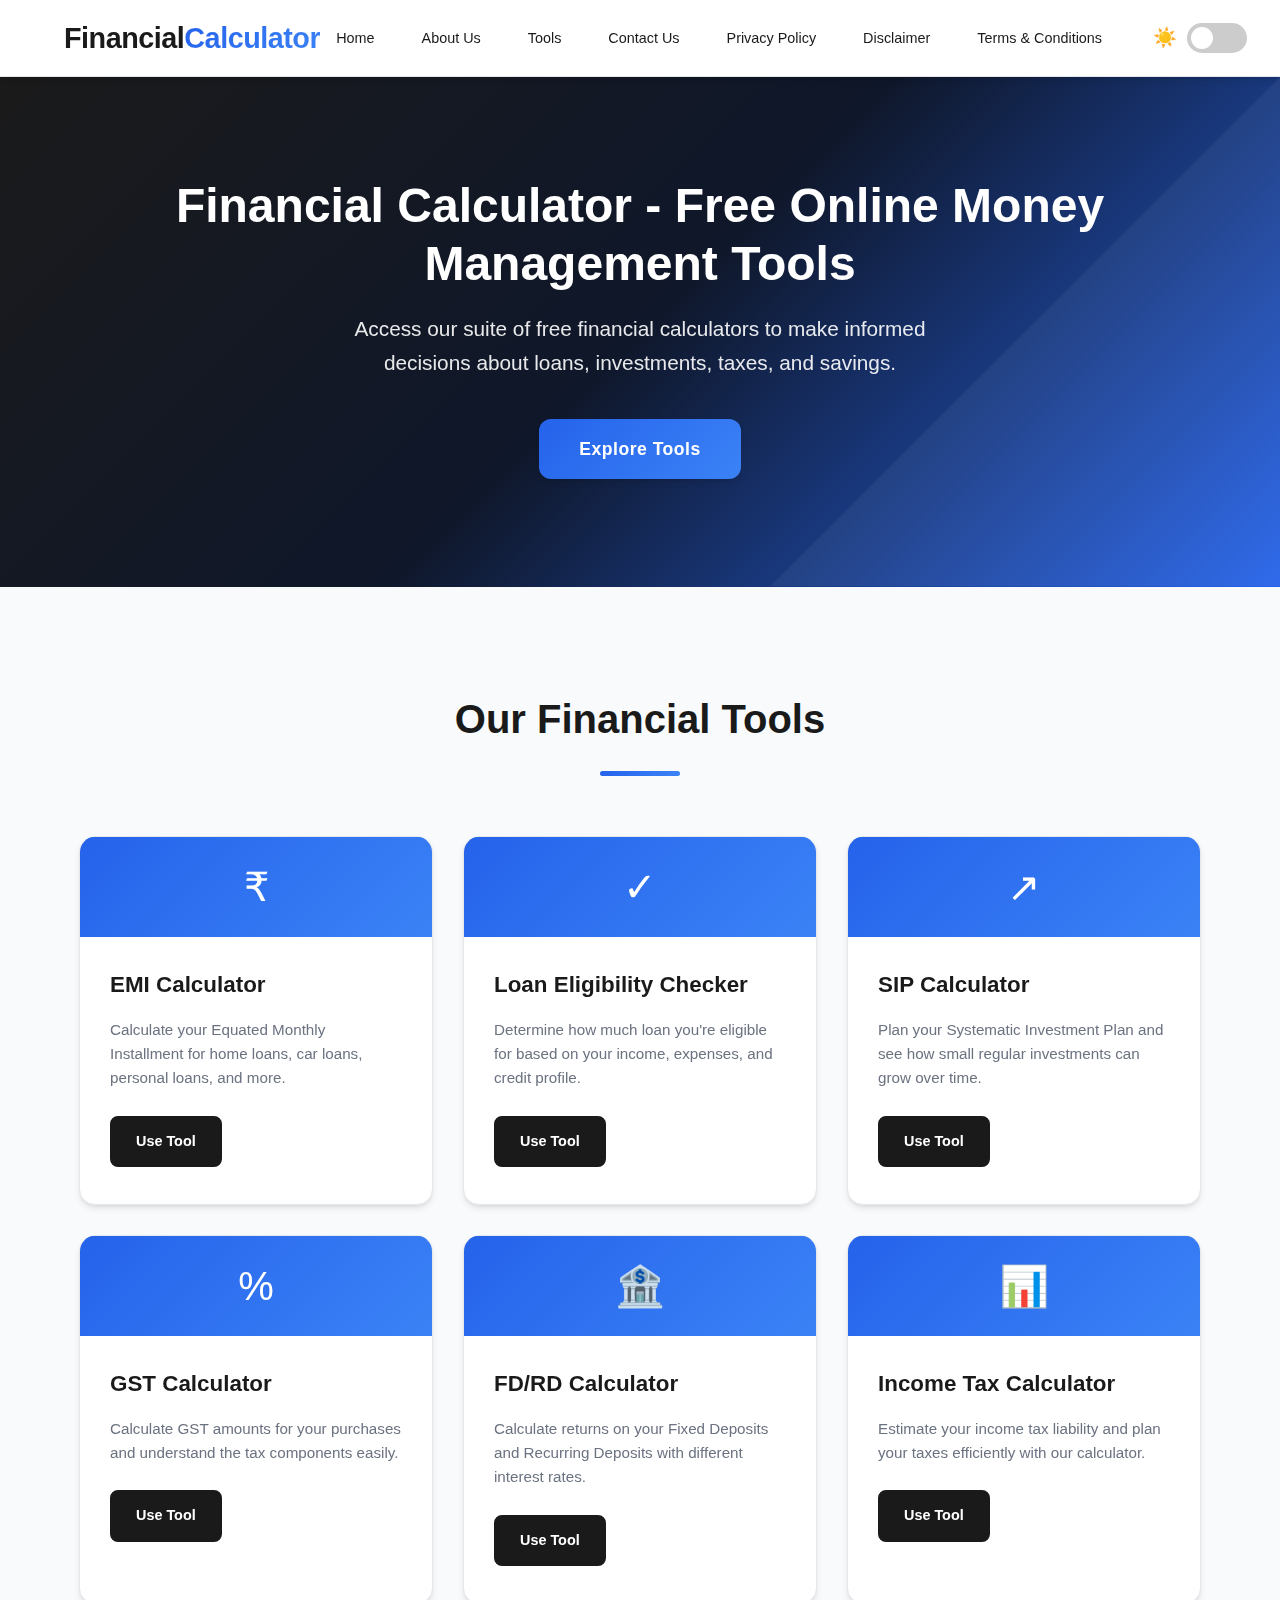
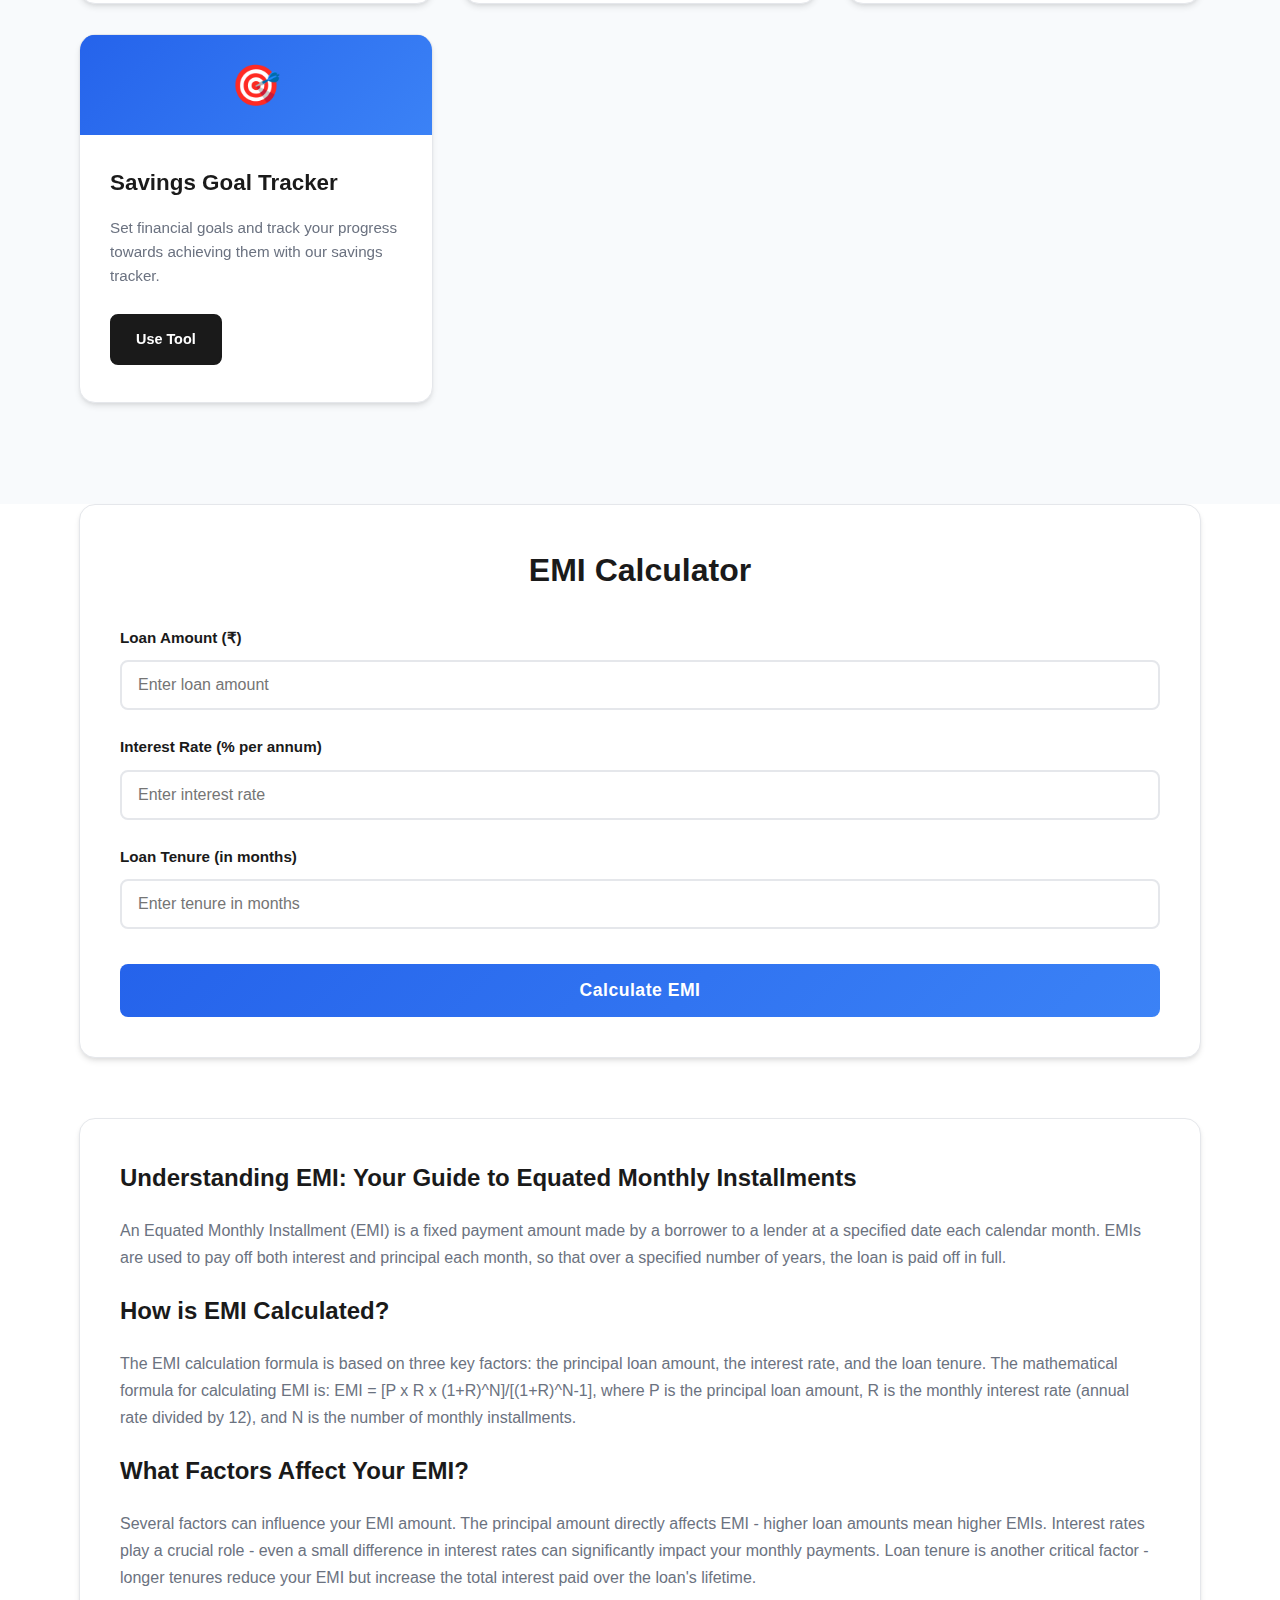
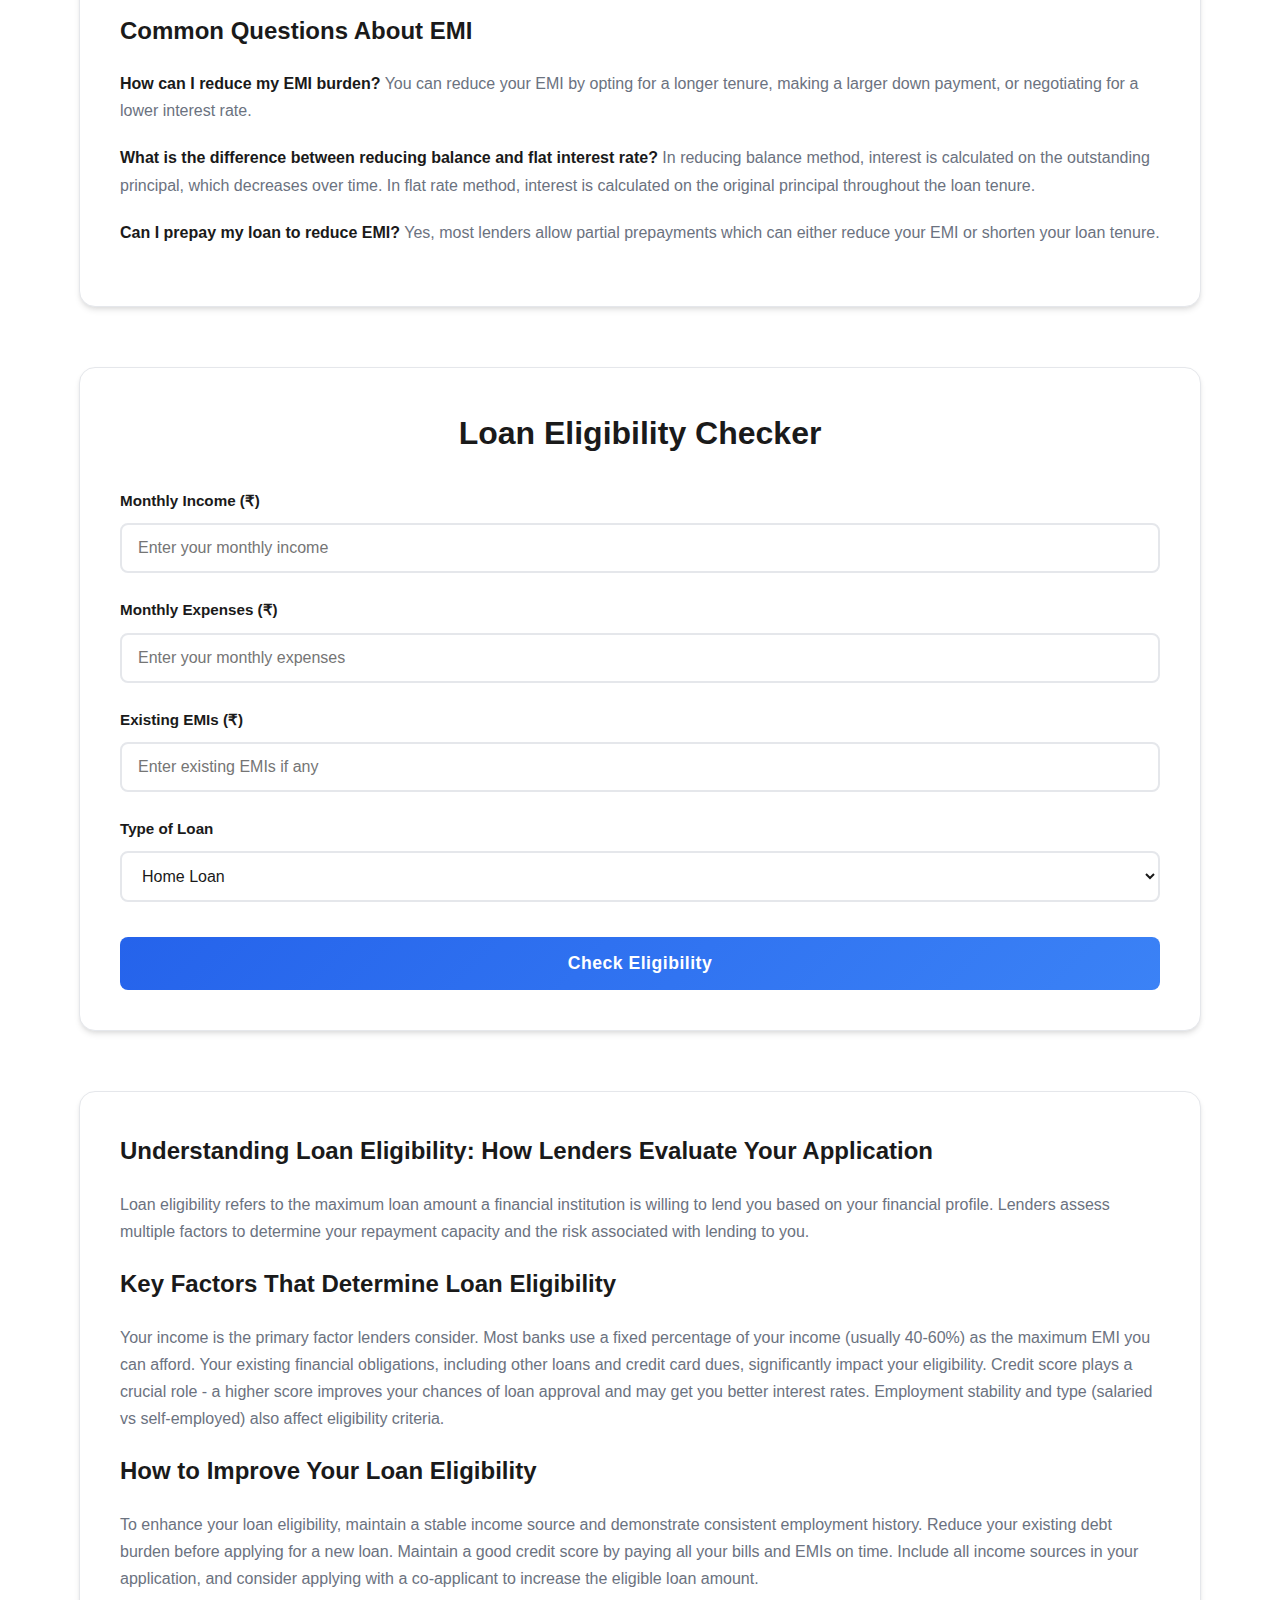
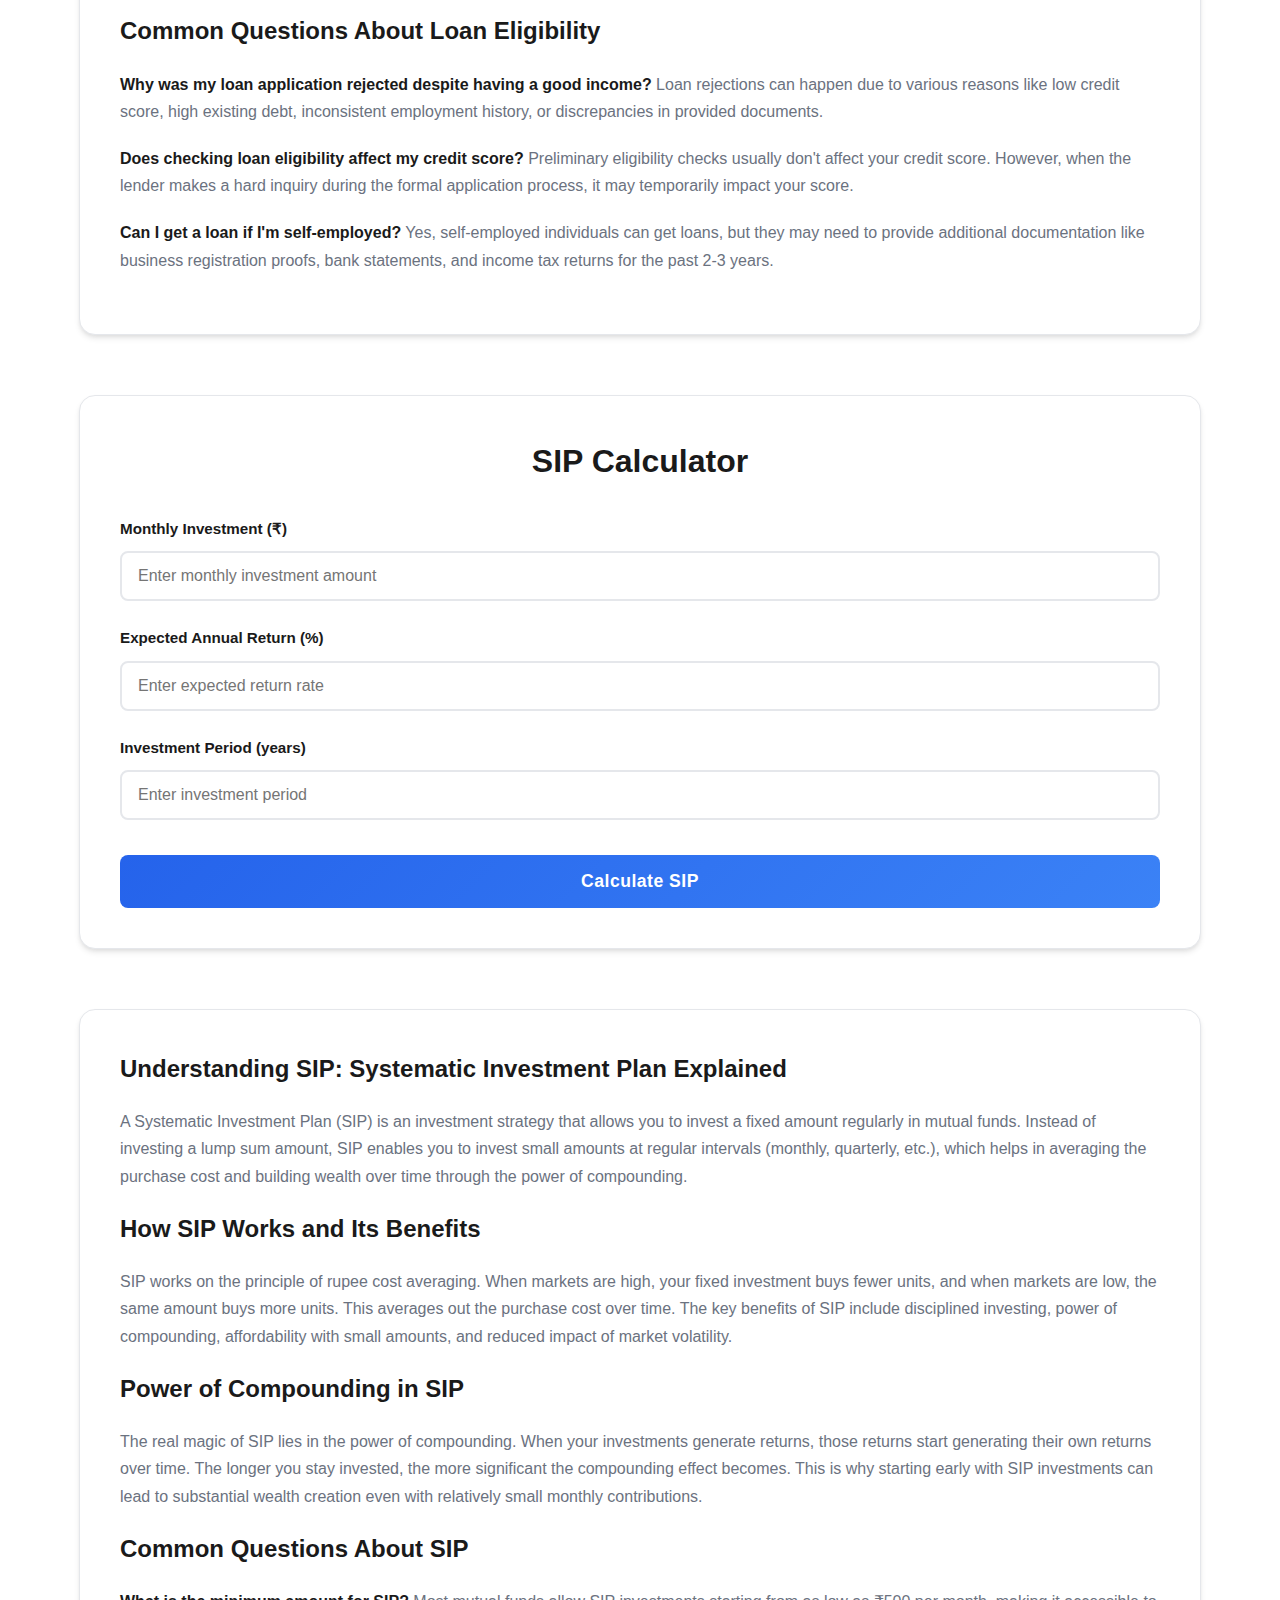
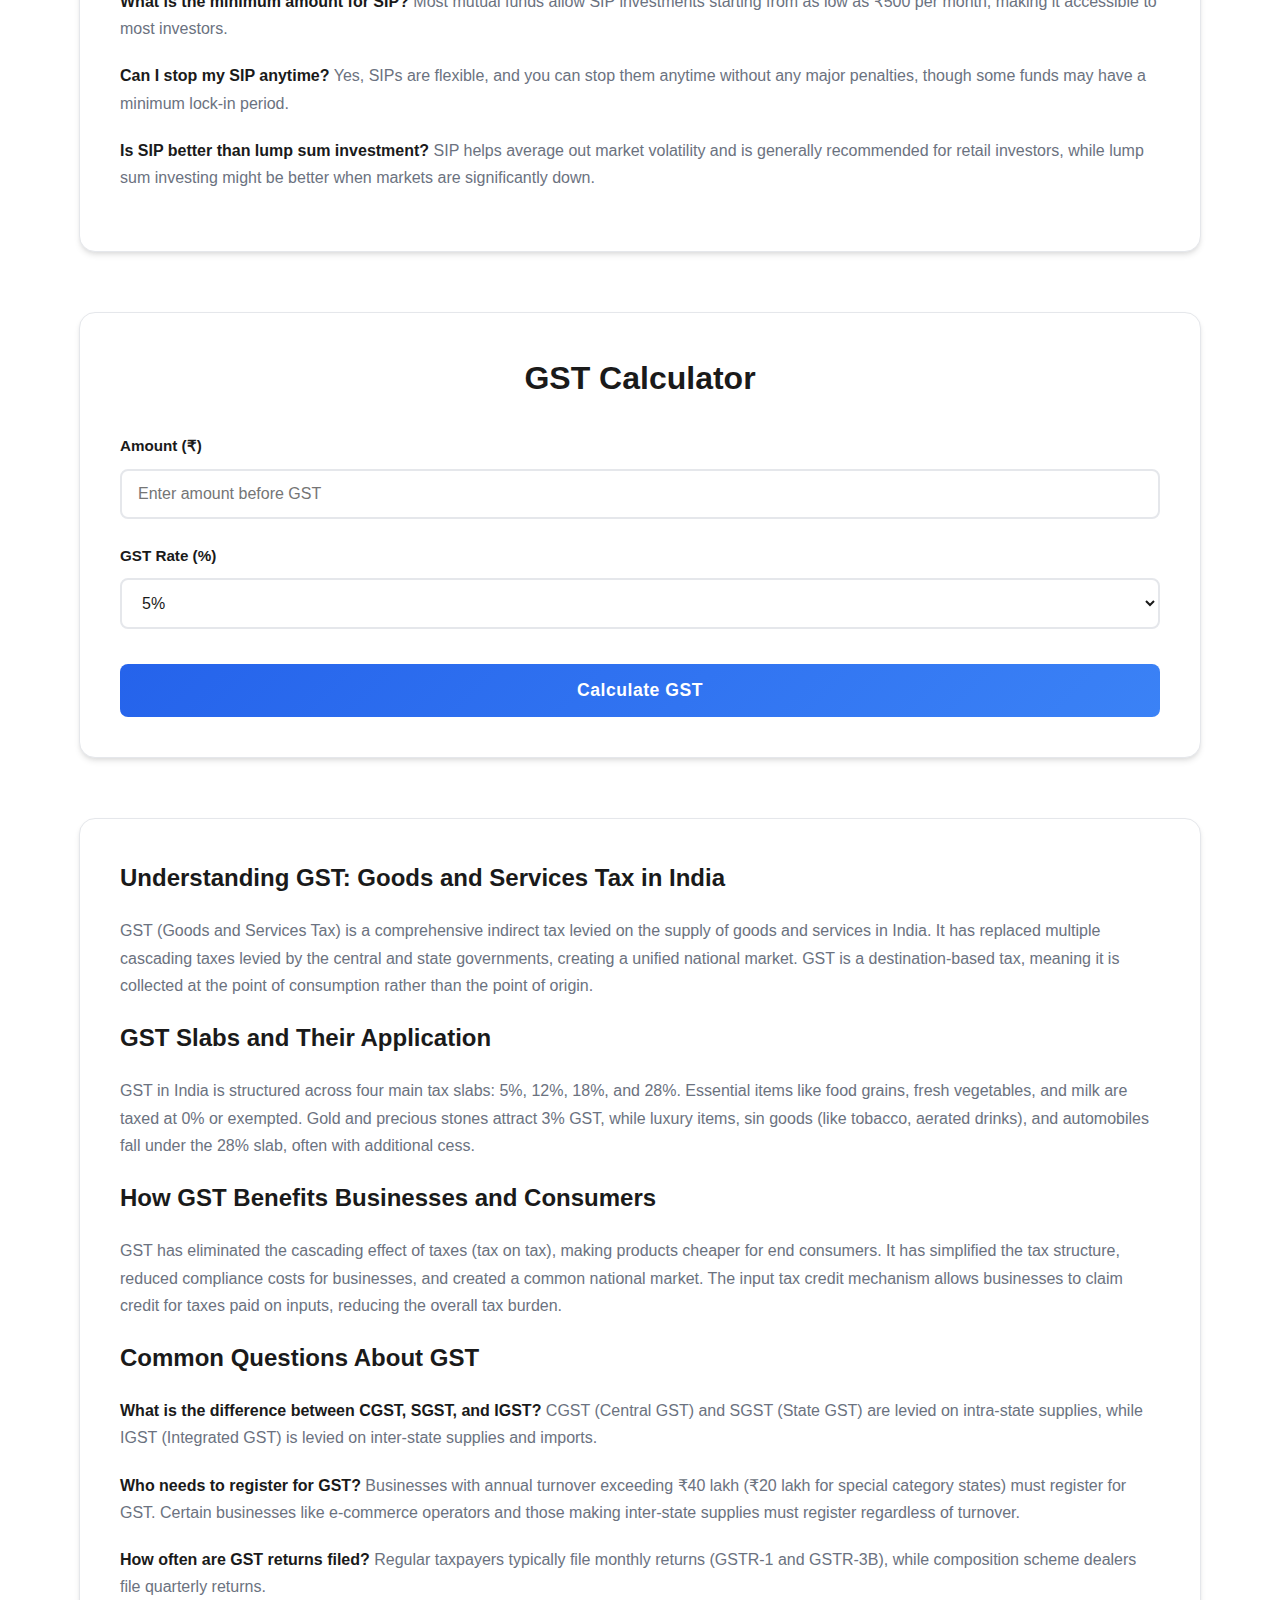
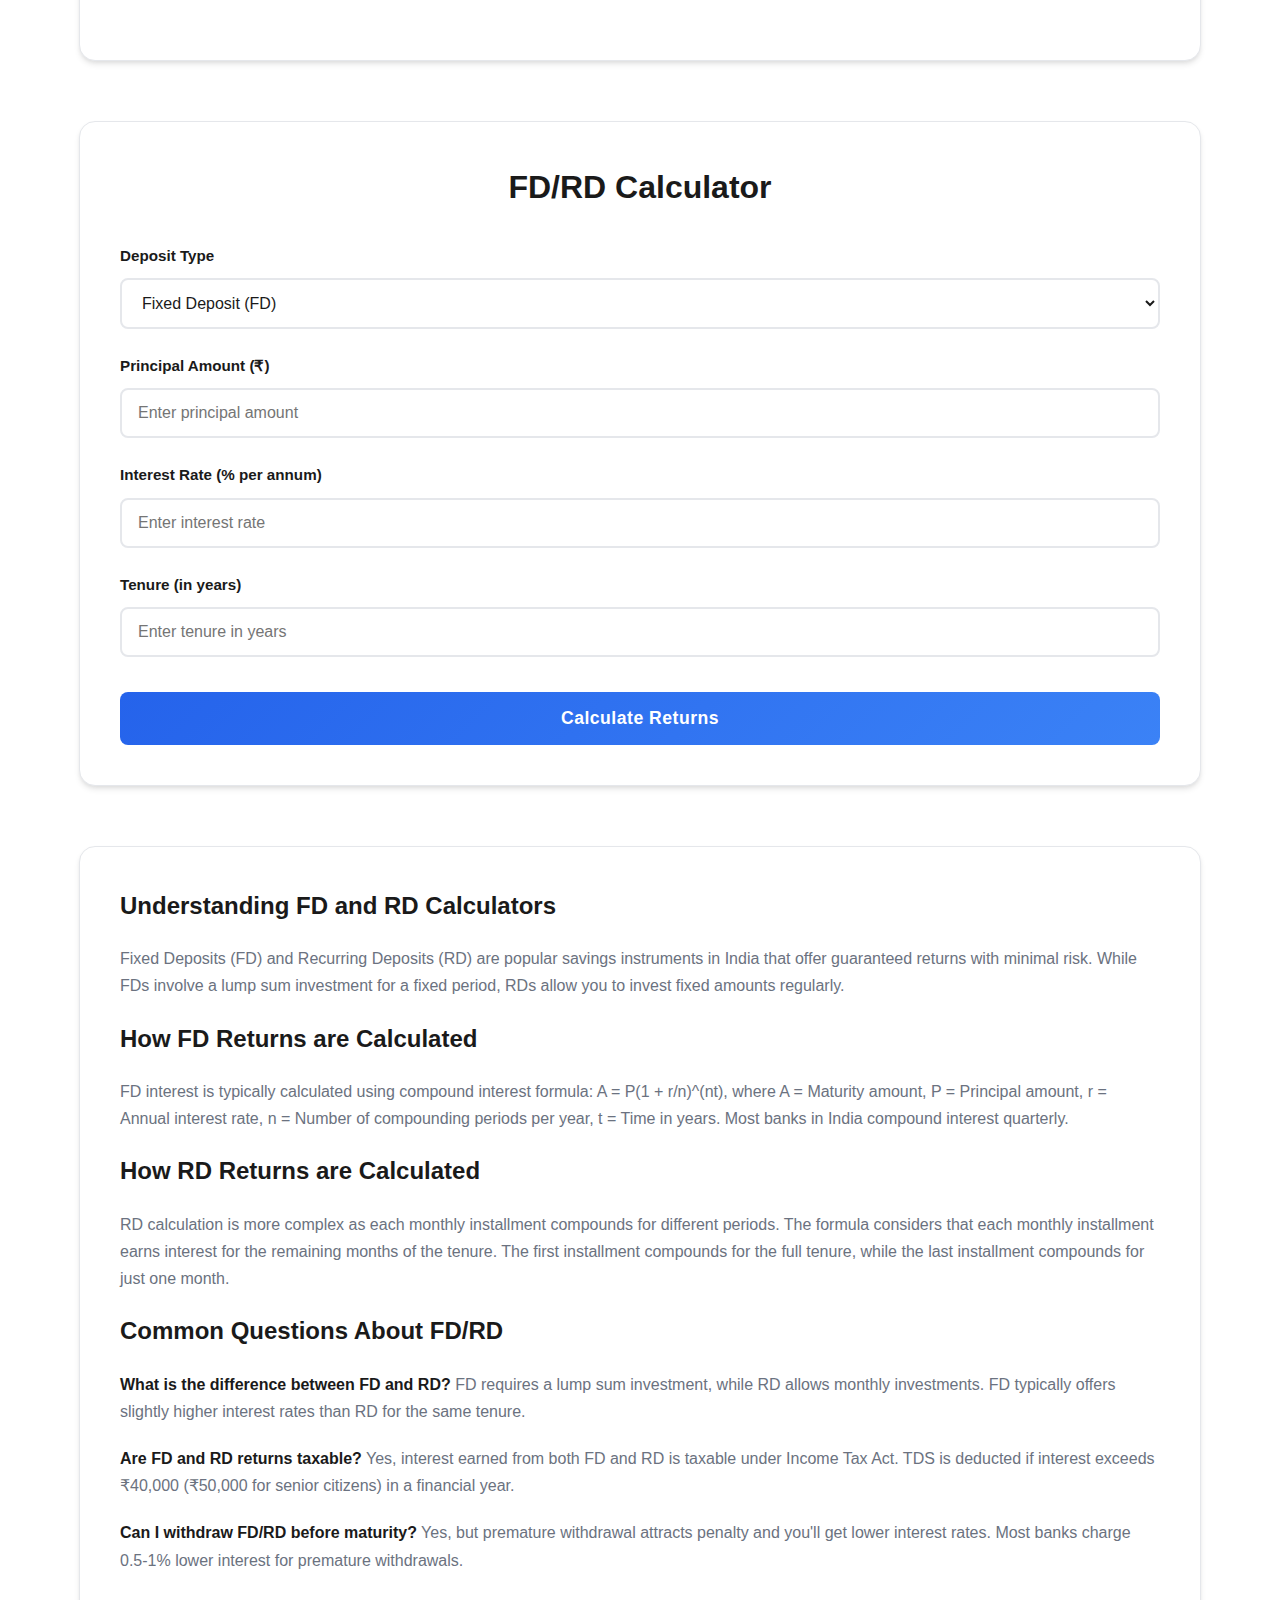
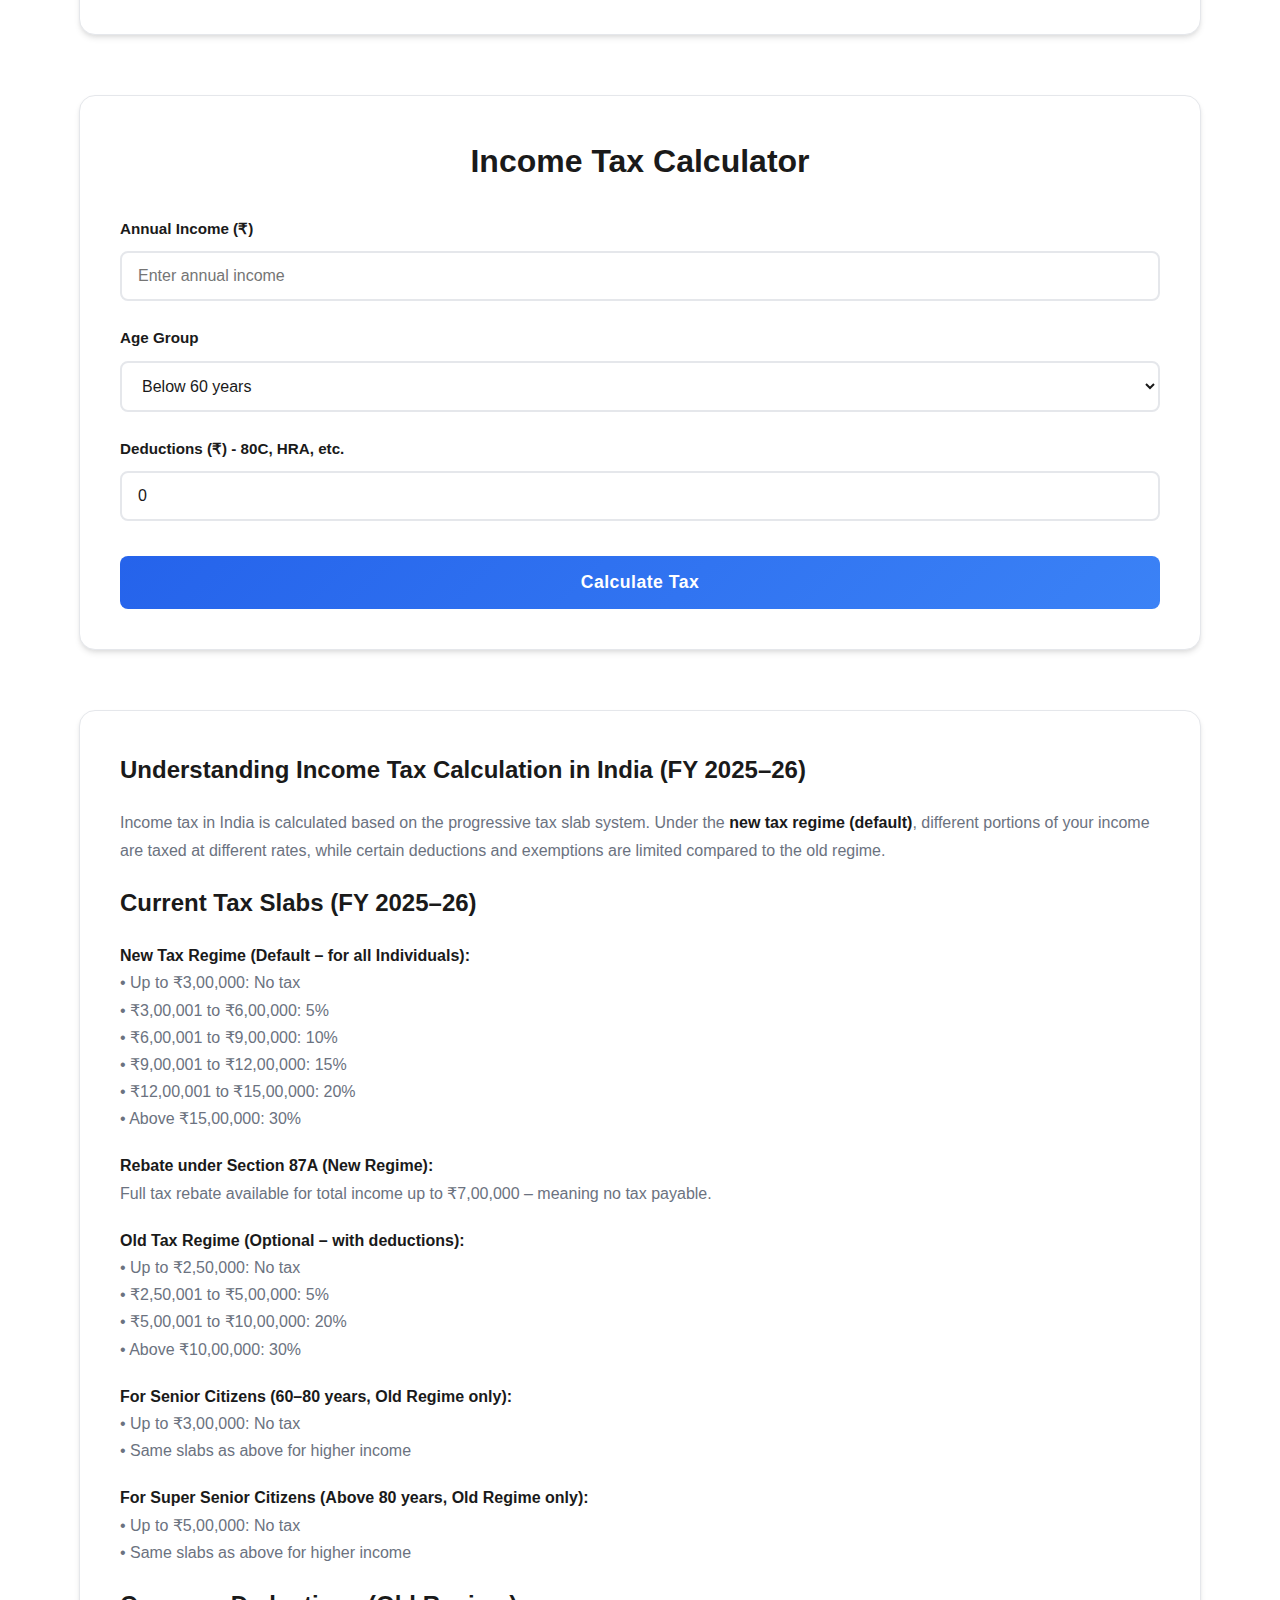
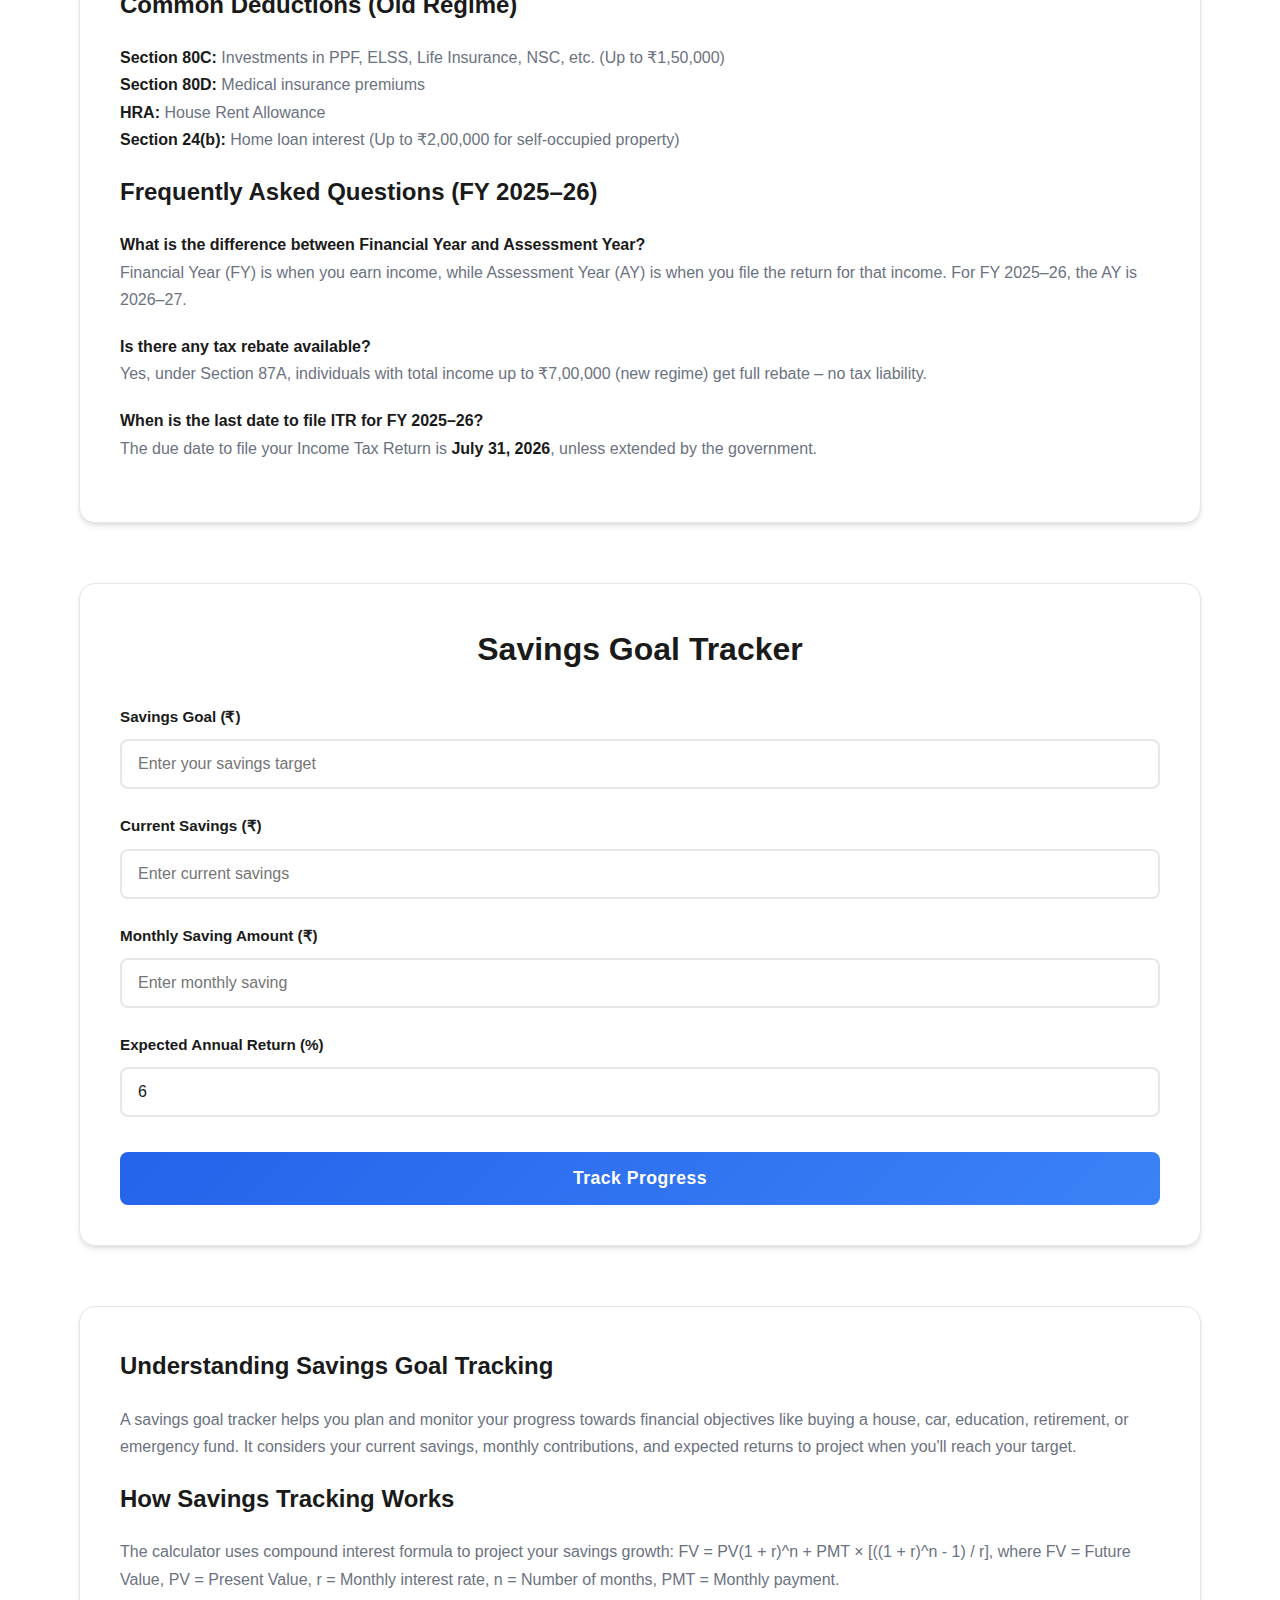
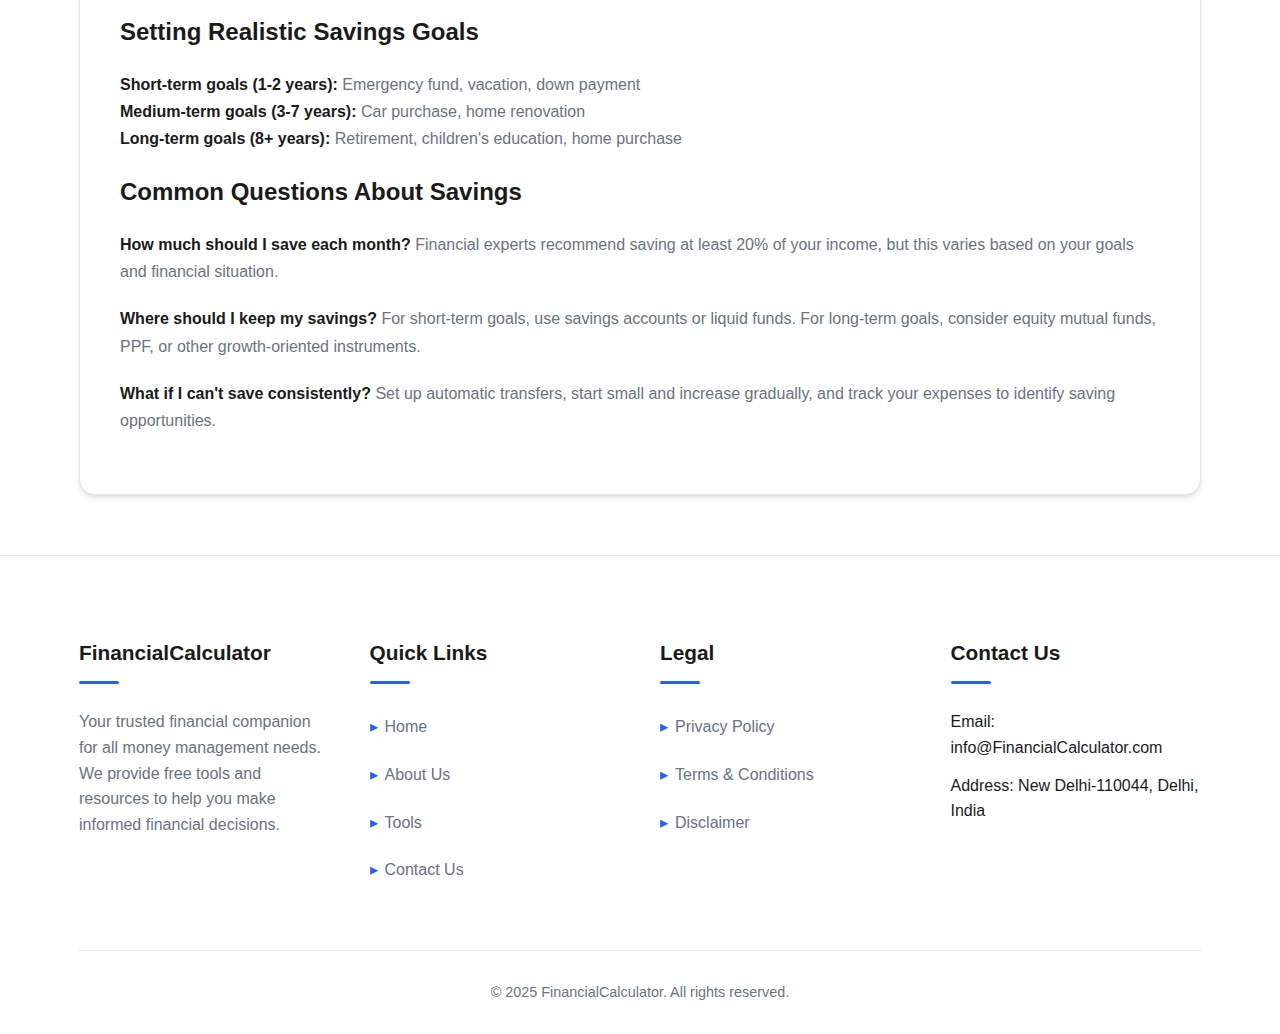
<file: index.html>
<!DOCTYPE html>
<html lang="en">
<head>
    <!-- Google tag (gtag.js) -->
    <script async src="https://www.googletagmanager.com/gtag/js?id=G-CM48WSB7Y0"></script>
    <script>
      window.dataLayer = window.dataLayer || [];
      function gtag(){dataLayer.push(arguments);}
      gtag('js', new Date());
      gtag('config', 'G-CM48WSB7Y0');
    </script>
    <meta charset="UTF-8">
    <meta name="viewport" content="width=device-width, initial-scale=1.0">
    <title>Financial Calculator</title>
    <meta name="description" content="Free online financial calculators: EMI Calculator, SIP Calculator, Loan Eligibility Checker, GST Calculator, FD/RD Calculator, Income Tax Calculator, Savings Goal Tracker. Calculate loans, investments, taxes easily.">
    <meta name="keywords" content="financial calculator, EMI calculator, SIP calculator, loan calculator, GST calculator, tax calculator, FD calculator, RD calculator, savings calculator, loan eligibility calculator, investment calculator">
    <meta name="author" content="FinancialCalculator">
    <meta name="robots" content="index, follow">
    <link rel="icon" type="image/x-icon" href="images/logo.jpg">
    
    <!-- Structured Data -->
    <script type="application/ld+json">
    {
      "@context": "https://schema.org",
      "@type": "WebApplication",
      "name": "Financial Calculator",
      "url": "https://financialcalculator.live/",
      "description": "Free online financial calculators for EMI, SIP, loans, GST, taxes, FD/RD, and savings goals.",
      "applicationCategory": "FinanceApplication",
      "operatingSystem": "Any",
      "permissions": "browser",
      "offers": {
        "@type": "Offer",
        "price": "0",
        "priceCurrency": "USD"
      },
      "author": {
        "@type": "Organization",
        "name": "FinancialCalculator"
      },
      "creator": {
        "@type": "Organization", 
        "name": "FinancialCalculator"
      },
      "mainEntity": {
        "@type": "ItemList",
        "numberOfItems": 7,
        "itemListElement": [
          {
            "@type": "ListItem",
            "position": 1,
            "name": "EMI Calculator",
            "description": "Calculate Equated Monthly Installment for loans"
          },
          {
            "@type": "ListItem", 
            "position": 2,
            "name": "SIP Calculator",
            "description": "Calculate Systematic Investment Plan returns"
          },
          {
            "@type": "ListItem",
            "position": 3, 
            "name": "Loan Eligibility Calculator",
            "description": "Check loan eligibility based on income"
          },
          {
            "@type": "ListItem",
            "position": 4,
            "name": "GST Calculator", 
            "description": "Calculate Goods and Services Tax amounts"
          },
          {
            "@type": "ListItem",
            "position": 5,
            "name": "FD/RD Calculator",
            "description": "Calculate Fixed Deposit and Recurring Deposit returns"
          },
          {
            "@type": "ListItem",
            "position": 6,
            "name": "Income Tax Calculator",
            "description": "Calculate income tax liability"
          },
          {
            "@type": "ListItem",
            "position": 7,
            "name": "Savings Goal Tracker", 
            "description": "Track savings goals and progress"
          }
        ]
      }
    }
    </script>

    <!-- Additional SEO Meta Tags -->
    <meta name="theme-color" content="#2c3e50">
    <meta name="apple-mobile-web-app-capable" content="yes">
    <meta name="apple-mobile-web-app-status-bar-style" content="black-translucent">

    <!-- Preload critical resources -->
    <link rel="preload" href="css/style.css" as="style">
    <link rel="preload" href="js/script.js" as="script">

    <!-- DNS prefetch for external domains -->
    <link rel="dns-prefetch" href="https://www.googletagmanager.com">
    
    <!-- Sitemap Reference -->
    <link rel="sitemap" type="application/xml" title="Sitemap" href="/sitemap.xml">
    
    <link rel="stylesheet" href="css/style.css">
</head>
<body>
    <!-- Header -->
    <header>
        <div class="container header-container">
            <a href="index.html" class="logo">Financial<span>Calculator</span></a>
            <button class="mobile-menu-btn">☰</button>
            <nav>
                <ul>
                    <li><a href="index.html">Home</a></li>
                    <li><a href="pages/about.html">About Us</a></li>
                    <li><a href="#tools">Tools</a></li>
                    <li><a href="pages/contact.html">Contact Us</a></li>
                    <li><a href="pages/privacy-policy.html">Privacy Policy</a></li>
                    <li><a href="pages/disclaimer.html">Disclaimer</a></li>
                    <li><a href="pages/terms-conditions.html">Terms & Conditions</a></li>
                    <li class="theme-toggle">
                        <span class="theme-icon">☀️</span>
                        <label class="theme-switch">
                            <input type="checkbox" id="theme-toggle">
                            <span class="slider"></span>
                        </label>
                    </li>
                </ul>
            </nav>
        </div>
    </header>

    <!-- Hero Section -->
    <section class="hero">
        <div class="container">
            <h1>Financial Calculator - Free Online Money Management Tools</h1>
            <p>Access our suite of free financial calculators to make informed decisions about loans, investments, taxes, and savings.</p>
            <a href="#tools" class="cta-button">Explore Tools</a>
        </div>
    </section>

    <!-- Tools Section -->
    <section class="tools-section" id="tools">
        <div class="container">
            <h2 class="section-title">Our Financial Tools</h2>
            <div class="tools-grid">
                <!-- EMI Calculator -->
                <div class="tool-card">
                    <div class="tool-icon">₹</div>
                    <div class="tool-content">
                        <h3>EMI Calculator</h3>
                        <p>Calculate your Equated Monthly Installment for home loans, car loans, personal loans, and more.</p>
                        <a href="#emi-calculator" class="tool-button">Use Tool</a>
                    </div>
                </div>
                
                <!-- Loan Eligibility Checker -->
                <div class="tool-card">
                    <div class="tool-icon">✓</div>
                    <div class="tool-content">
                        <h3>Loan Eligibility Checker</h3>
                        <p>Determine how much loan you're eligible for based on your income, expenses, and credit profile.</p>
                        <a href="#loan-eligibility" class="tool-button">Use Tool</a>
                    </div>
                </div>
                
                <!-- SIP Calculator -->
                <div class="tool-card">
                    <div class="tool-icon">↗</div>
                    <div class="tool-content">
                        <h3>SIP Calculator</h3>
                        <p>Plan your Systematic Investment Plan and see how small regular investments can grow over time.</p>
                        <a href="#sip-calculator" class="tool-button">Use Tool</a>
                    </div>
                </div>
                
                <!-- GST Calculator -->
                <div class="tool-card">
                    <div class="tool-icon">%</div>
                    <div class="tool-content">
                        <h3>GST Calculator</h3>
                        <p>Calculate GST amounts for your purchases and understand the tax components easily.</p>
                        <a href="#gst-calculator" class="tool-button">Use Tool</a>
                    </div>
                </div>
                
                <!-- FD/RD Calculator -->
                <div class="tool-card">
                    <div class="tool-icon">🏦</div>
                    <div class="tool-content">
                        <h3>FD/RD Calculator</h3>
                        <p>Calculate returns on your Fixed Deposits and Recurring Deposits with different interest rates.</p>
                        <a href="#fd-rd-calculator" class="tool-button">Use Tool</a>
                    </div>
                </div>
                
                <!-- Income Tax Calculator -->
                <div class="tool-card">
                    <div class="tool-icon">📊</div>
                    <div class="tool-content">
                        <h3>Income Tax Calculator</h3>
                        <p>Estimate your income tax liability and plan your taxes efficiently with our calculator.</p>
                        <a href="#income-tax-calculator" class="tool-button">Use Tool</a>
                    </div>
                </div>
                
                <!-- Savings Goal Tracker -->
                <div class="tool-card">
                    <div class="tool-icon">🎯</div>
                    <div class="tool-content">
                        <h3>Savings Goal Tracker</h3>
                        <p>Set financial goals and track your progress towards achieving them with our savings tracker.</p>
                        <a href="#savings-tracker" class="tool-button">Use Tool</a>
                    </div>
                </div>
            </div>
        </div>
    </section>

    <!-- EMI Calculator -->
    <section id="emi-calculator" class="container">
        <div class="calculator">
            <h2>EMI Calculator</h2>
            <div class="input-group">
                <label for="loan-amount">Loan Amount (₹)</label>
                <input type="number" id="loan-amount" placeholder="Enter loan amount">
            </div>
            <div class="input-group">
                <label for="interest-rate">Interest Rate (% per annum)</label>
                <input type="number" id="interest-rate" placeholder="Enter interest rate">
            </div>
            <div class="input-group">
                <label for="loan-tenure">Loan Tenure (in months)</label>
                <input type="number" id="loan-tenure" placeholder="Enter tenure in months">
            </div>
            <button class="calculate-btn" onclick="calculateEMI()">Calculate EMI</button>
            <div class="result" id="emi-result">
                <h3>Your EMI Calculation</h3>
                <div class="result-item">
                    <span>Monthly EMI:</span>
                    <span id="monthly-emi">₹0</span>
                </div>
                <div class="result-item">
                    <span>Total Interest Payable:</span>
                    <span id="total-interest">₹0</span>
                </div>
                <div class="result-item">
                    <span>Total Payment (Principal + Interest):</span>
                    <span id="total-payment">₹0</span>
                </div>
            </div>
        </div>
        
        <div class="tool-description">
            <h3>Understanding EMI: Your Guide to Equated Monthly Installments</h3>
            <p>An Equated Monthly Installment (EMI) is a fixed payment amount made by a borrower to a lender at a specified date each calendar month. EMIs are used to pay off both interest and principal each month, so that over a specified number of years, the loan is paid off in full.</p>
            
            <h3>How is EMI Calculated?</h3>
            <p>The EMI calculation formula is based on three key factors: the principal loan amount, the interest rate, and the loan tenure. The mathematical formula for calculating EMI is: EMI = [P x R x (1+R)^N]/[(1+R)^N-1], where P is the principal loan amount, R is the monthly interest rate (annual rate divided by 12), and N is the number of monthly installments.</p>
            
            <h3>What Factors Affect Your EMI?</h3>
            <p>Several factors can influence your EMI amount. The principal amount directly affects EMI - higher loan amounts mean higher EMIs. Interest rates play a crucial role - even a small difference in interest rates can significantly impact your monthly payments. Loan tenure is another critical factor - longer tenures reduce your EMI but increase the total interest paid over the loan's lifetime.</p>
            
            <h3>Common Questions About EMI</h3>
            <p><strong>How can I reduce my EMI burden?</strong> You can reduce your EMI by opting for a longer tenure, making a larger down payment, or negotiating for a lower interest rate.</p>
            <p><strong>What is the difference between reducing balance and flat interest rate?</strong> In reducing balance method, interest is calculated on the outstanding principal, which decreases over time. In flat rate method, interest is calculated on the original principal throughout the loan tenure.</p>
            <p><strong>Can I prepay my loan to reduce EMI?</strong> Yes, most lenders allow partial prepayments which can either reduce your EMI or shorten your loan tenure.</p>
        </div>
    </section>

    <!-- Loan Eligibility Checker -->
    <section id="loan-eligibility" class="container">
        <div class="calculator">
            <h2>Loan Eligibility Checker</h2>
            <div class="input-group">
                <label for="monthly-income">Monthly Income (₹)</label>
                <input type="number" id="monthly-income" placeholder="Enter your monthly income">
            </div>
            <div class="input-group">
                <label for="monthly-expenses">Monthly Expenses (₹)</label>
                <input type="number" id="monthly-expenses" placeholder="Enter your monthly expenses">
            </div>
            <div class="input-group">
                <label for="existing-emis">Existing EMIs (₹)</label>
                <input type="number" id="existing-emis" placeholder="Enter existing EMIs if any">
            </div>
            <div class="input-group">
                <label for="loan-type">Type of Loan</label>
                <select id="loan-type">
                    <option value="home">Home Loan</option>
                    <option value="personal">Personal Loan</option>
                    <option value="car">Car Loan</option>
                    <option value="education">Education Loan</option>
                </select>
            </div>
            <button class="calculate-btn" onclick="checkLoanEligibility()">Check Eligibility</button>
            <div class="result" id="eligibility-result">
                <h3>Your Loan Eligibility</h3>
                <div class="result-item">
                    <span>Eligible Loan Amount:</span>
                    <span id="eligible-amount">₹0</span>
                </div>
                <div class="result-item">
                    <span>Eligibility Status:</span>
                    <span id="eligibility-status">Not Eligible</span>
                </div>
                <div class="result-item">
                    <span>Recommended Tenure:</span>
                    <span id="recommended-tenure">0 years</span>
                </div>
            </div>
        </div>
        
        <div class="tool-description">
            <h3>Understanding Loan Eligibility: How Lenders Evaluate Your Application</h3>
            <p>Loan eligibility refers to the maximum loan amount a financial institution is willing to lend you based on your financial profile. Lenders assess multiple factors to determine your repayment capacity and the risk associated with lending to you.</p>
            
            <h3>Key Factors That Determine Loan Eligibility</h3>
            <p>Your income is the primary factor lenders consider. Most banks use a fixed percentage of your income (usually 40-60%) as the maximum EMI you can afford. Your existing financial obligations, including other loans and credit card dues, significantly impact your eligibility. Credit score plays a crucial role - a higher score improves your chances of loan approval and may get you better interest rates. Employment stability and type (salaried vs self-employed) also affect eligibility criteria.</p>
            
            <h3>How to Improve Your Loan Eligibility</h3>
            <p>To enhance your loan eligibility, maintain a stable income source and demonstrate consistent employment history. Reduce your existing debt burden before applying for a new loan. Maintain a good credit score by paying all your bills and EMIs on time. Include all income sources in your application, and consider applying with a co-applicant to increase the eligible loan amount.</p>
            
            <h3>Common Questions About Loan Eligibility</h3>
            <p><strong>Why was my loan application rejected despite having a good income?</strong> Loan rejections can happen due to various reasons like low credit score, high existing debt, inconsistent employment history, or discrepancies in provided documents.</p>
            <p><strong>Does checking loan eligibility affect my credit score?</strong> Preliminary eligibility checks usually don't affect your credit score. However, when the lender makes a hard inquiry during the formal application process, it may temporarily impact your score.</p>
            <p><strong>Can I get a loan if I'm self-employed?</strong> Yes, self-employed individuals can get loans, but they may need to provide additional documentation like business registration proofs, bank statements, and income tax returns for the past 2-3 years.</p>
        </div>
    </section>

    <!-- SIP Calculator -->
    <section id="sip-calculator" class="container">
        <div class="calculator">
            <h2>SIP Calculator</h2>
            <div class="input-group">
                <label for="sip-amount">Monthly Investment (₹)</label>
                <input type="number" id="sip-amount" placeholder="Enter monthly investment amount">
            </div>
            <div class="input-group">
                <label for="sip-return">Expected Annual Return (%)</label>
                <input type="number" id="sip-return" placeholder="Enter expected return rate">
            </div>
            <div class="input-group">
                <label for="sip-years">Investment Period (years)</label>
                <input type="number" id="sip-years" placeholder="Enter investment period">
            </div>
            <button class="calculate-btn" onclick="calculateSIP()">Calculate SIP</button>
            <div class="result" id="sip-result">
                <h3>Your SIP Calculation</h3>
                <div class="result-item">
                    <span>Future Value:</span>
                    <span id="sip-future-value">₹0</span>
                </div>
                <div class="result-item">
                    <span>Total Investment:</span>
                    <span id="sip-total-investment">₹0</span>
                </div>
                <div class="result-item">
                    <span>Total Returns:</span>
                    <span id="sip-total-returns">₹0</span>
                </div>
                <div class="result-item">
                    <span>Return Percentage:</span>
                    <span id="sip-return-percentage">0%</span>
                </div>
            </div>
        </div>
        
        <div class="tool-description">
            <h3>Understanding SIP: Systematic Investment Plan Explained</h3>
            <p>A Systematic Investment Plan (SIP) is an investment strategy that allows you to invest a fixed amount regularly in mutual funds. Instead of investing a lump sum amount, SIP enables you to invest small amounts at regular intervals (monthly, quarterly, etc.), which helps in averaging the purchase cost and building wealth over time through the power of compounding.</p>
            
            <h3>How SIP Works and Its Benefits</h3>
            <p>SIP works on the principle of rupee cost averaging. When markets are high, your fixed investment buys fewer units, and when markets are low, the same amount buys more units. This averages out the purchase cost over time. The key benefits of SIP include disciplined investing, power of compounding, affordability with small amounts, and reduced impact of market volatility.</p>
            
            <h3>Power of Compounding in SIP</h3>
            <p>The real magic of SIP lies in the power of compounding. When your investments generate returns, those returns start generating their own returns over time. The longer you stay invested, the more significant the compounding effect becomes. This is why starting early with SIP investments can lead to substantial wealth creation even with relatively small monthly contributions.</p>
            
            <h3>Common Questions About SIP</h3>
            <p><strong>What is the minimum amount for SIP?</strong> Most mutual funds allow SIP investments starting from as low as ₹500 per month, making it accessible to most investors.</p>
            <p><strong>Can I stop my SIP anytime?</strong> Yes, SIPs are flexible, and you can stop them anytime without any major penalties, though some funds may have a minimum lock-in period.</p>
            <p><strong>Is SIP better than lump sum investment?</strong> SIP helps average out market volatility and is generally recommended for retail investors, while lump sum investing might be better when markets are significantly down.</p>
        </div>
    </section>

    <!-- GST Calculator -->
    <section id="gst-calculator" class="container">
        <div class="calculator">
            <h2>GST Calculator</h2>
            <div class="input-group">
                <label for="gst-amount">Amount (₹)</label>
                <input type="number" id="gst-amount" placeholder="Enter amount before GST">
            </div>
            <div class="input-group">
                <label for="gst-rate">GST Rate (%)</label>
                <select id="gst-rate">
                    <option value="5">5%</option>
                    <option value="12">12%</option>
                    <option value="18">18%</option>
                    <option value="28">28%</option>
                </select>
            </div>
            <button class="calculate-btn" onclick="calculateGST()">Calculate GST</button>
            <div class="result" id="gst-result">
                <h3>GST Calculation</h3>
                <div class="result-item">
                    <span>GST Amount:</span>
                    <span id="gst-tax-amount">₹0</span>
                </div>
                <div class="result-item">
                    <span>Total Amount (including GST):</span>
                    <span id="gst-total-amount">₹0</span>
                </div>
            </div>
        </div>
        
        <div class="tool-description">
            <h3>Understanding GST: Goods and Services Tax in India</h3>
            <p>GST (Goods and Services Tax) is a comprehensive indirect tax levied on the supply of goods and services in India. It has replaced multiple cascading taxes levied by the central and state governments, creating a unified national market. GST is a destination-based tax, meaning it is collected at the point of consumption rather than the point of origin.</p>
            
            <h3>GST Slabs and Their Application</h3>
            <p>GST in India is structured across four main tax slabs: 5%, 12%, 18%, and 28%. Essential items like food grains, fresh vegetables, and milk are taxed at 0% or exempted. Gold and precious stones attract 3% GST, while luxury items, sin goods (like tobacco, aerated drinks), and automobiles fall under the 28% slab, often with additional cess.</p>
            
            <h3>How GST Benefits Businesses and Consumers</h3>
            <p>GST has eliminated the cascading effect of taxes (tax on tax), making products cheaper for end consumers. It has simplified the tax structure, reduced compliance costs for businesses, and created a common national market. The input tax credit mechanism allows businesses to claim credit for taxes paid on inputs, reducing the overall tax burden.</p>
            
            <h3>Common Questions About GST</h3>
            <p><strong>What is the difference between CGST, SGST, and IGST?</strong> CGST (Central GST) and SGST (State GST) are levied on intra-state supplies, while IGST (Integrated GST) is levied on inter-state supplies and imports.</p>
            <p><strong>Who needs to register for GST?</strong> Businesses with annual turnover exceeding ₹40 lakh (₹20 lakh for special category states) must register for GST. Certain businesses like e-commerce operators and those making inter-state supplies must register regardless of turnover.</p>
            <p><strong>How often are GST returns filed?</strong> Regular taxpayers typically file monthly returns (GSTR-1 and GSTR-3B), while composition scheme dealers file quarterly returns.</p>
        </div>
    </section>

    <!-- FD/RD Calculator -->
    <section id="fd-rd-calculator" class="container">
        <div class="calculator">
            <h2>FD/RD Calculator</h2>
            <div class="input-group">
                <label for="deposit-type">Deposit Type</label>
                <select id="deposit-type">
                    <option value="fd">Fixed Deposit (FD)</option>
                    <option value="rd">Recurring Deposit (RD)</option>
                </select>
            </div>
            <div class="input-group">
                <label for="principal-amount">Principal Amount (₹)</label>
                <input type="number" id="principal-amount" placeholder="Enter principal amount">
            </div>
            <div class="input-group">
                <label for="interest-rate-fd">Interest Rate (% per annum)</label>
                <input type="number" id="interest-rate-fd" placeholder="Enter interest rate" step="0.1">
            </div>
            <div class="input-group">
                <label for="tenure-fd">Tenure (in years)</label>
                <input type="number" id="tenure-fd" placeholder="Enter tenure in years">
            </div>
            <button class="calculate-btn" onclick="calculateFD()">Calculate Returns</button>
            <div class="result" id="fd-result">
                <h3>Your FD/RD Calculation</h3>
                <div class="result-item">
                    <span>Maturity Amount:</span>
                    <span id="maturity-amount">₹0</span>
                </div>
                <div class="result-item">
                    <span>Total Interest Earned:</span>
                    <span id="total-interest-fd">₹0</span>
                </div>
                <div class="result-item">
                    <span>Total Investment:</span>
                    <span id="total-investment-fd">₹0</span>
                </div>
                <div class="result-item">
                    <span>Effective Annual Yield:</span>
                    <span id="effective-rate">0%</span>
                </div>
            </div>
        </div>
        
        <div class="tool-description">
            <h3>Understanding FD and RD Calculators</h3>
            <p>Fixed Deposits (FD) and Recurring Deposits (RD) are popular savings instruments in India that offer guaranteed returns with minimal risk. While FDs involve a lump sum investment for a fixed period, RDs allow you to invest fixed amounts regularly.</p>
            
            <h3>How FD Returns are Calculated</h3>
            <p>FD interest is typically calculated using compound interest formula: A = P(1 + r/n)^(nt), where A = Maturity amount, P = Principal amount, r = Annual interest rate, n = Number of compounding periods per year, t = Time in years. Most banks in India compound interest quarterly.</p>
            
            <h3>How RD Returns are Calculated</h3>
            <p>RD calculation is more complex as each monthly installment compounds for different periods. The formula considers that each monthly installment earns interest for the remaining months of the tenure. The first installment compounds for the full tenure, while the last installment compounds for just one month.</p>
            
            <h3>Common Questions About FD/RD</h3>
            <p><strong>What is the difference between FD and RD?</strong> FD requires a lump sum investment, while RD allows monthly investments. FD typically offers slightly higher interest rates than RD for the same tenure.</p>
            <p><strong>Are FD and RD returns taxable?</strong> Yes, interest earned from both FD and RD is taxable under Income Tax Act. TDS is deducted if interest exceeds ₹40,000 (₹50,000 for senior citizens) in a financial year.</p>
            <p><strong>Can I withdraw FD/RD before maturity?</strong> Yes, but premature withdrawal attracts penalty and you'll get lower interest rates. Most banks charge 0.5-1% lower interest for premature withdrawals.</p>
        </div>
    </section>

    <!-- Income Tax Calculator -->
    <section id="income-tax-calculator" class="container">
        <div class="calculator">
            <h2>Income Tax Calculator</h2>
            <div class="input-group">
                <label for="annual-income">Annual Income (₹)</label>
                <input type="number" id="annual-income" placeholder="Enter annual income">
            </div>
            <div class="input-group">
                <label for="age-group">Age Group</label>
                <select id="age-group">
                    <option value="below-60">Below 60 years</option>
                    <option value="60-80">60-80 years (Senior Citizen)</option>
                    <option value="above-80">Above 80 years (Super Senior Citizen)</option>
                </select>
            </div>
            <div class="input-group">
                <label for="deductions">Deductions (₹) - 80C, HRA, etc.</label>
                <input type="number" id="deductions" placeholder="Enter total deductions" value="0">
            </div>
            <button class="calculate-btn" onclick="calculateTax()">Calculate Tax</button>
            <div class="result" id="tax-result">
                <h3>Your Tax Calculation</h3>
                <div class="result-item">
                    <span>Taxable Income:</span>
                    <span id="taxable-income">₹0</span>
                </div>
                <div class="result-item">
                    <span>Income Tax:</span>
                    <span id="income-tax">₹0</span>
                </div>
                <div class="result-item">
                    <span>Health & Education Cess (4%):</span>
                    <span id="cess-amount">₹0</span>
                </div>
                <div class="result-item">
                    <span>Total Tax Liability:</span>
                    <span id="total-tax">₹0</span>
                </div>
                <div class="result-item">
                    <span>Effective Tax Rate:</span>
                    <span id="effective-tax-rate">0%</span>
                </div>
            </div>
        </div>
        
        <div class="tool-description">
            <h3>Understanding Income Tax Calculation in India (FY 2025–26)</h3>
            <p>Income tax in India is calculated based on the progressive tax slab system. Under the <strong>new tax regime (default)</strong>, different portions of your income are taxed at different rates, while certain deductions and exemptions are limited compared to the old regime.</p>
            
            <h3>Current Tax Slabs (FY 2025–26)</h3>
            <p><strong>New Tax Regime (Default – for all Individuals):</strong><br>
            • Up to ₹3,00,000: No tax<br>
            • ₹3,00,001 to ₹6,00,000: 5%<br>
            • ₹6,00,001 to ₹9,00,000: 10%<br>
            • ₹9,00,001 to ₹12,00,000: 15%<br>
            • ₹12,00,001 to ₹15,00,000: 20%<br>
            • Above ₹15,00,000: 30%</p>
            
            <p><strong>Rebate under Section 87A (New Regime):</strong><br>
            Full tax rebate available for total income up to ₹7,00,000 – meaning no tax payable.</p>
            
            <p><strong>Old Tax Regime (Optional – with deductions):</strong><br>
            • Up to ₹2,50,000: No tax<br>
            • ₹2,50,001 to ₹5,00,000: 5%<br>
            • ₹5,00,001 to ₹10,00,000: 20%<br>
            • Above ₹10,00,000: 30%</p>
            
            <p><strong>For Senior Citizens (60–80 years, Old Regime only):</strong><br>
            • Up to ₹3,00,000: No tax<br>
            • Same slabs as above for higher income</p>
            
            <p><strong>For Super Senior Citizens (Above 80 years, Old Regime only):</strong><br>
            • Up to ₹5,00,000: No tax<br>
            • Same slabs as above for higher income</p>
            
            <h3>Common Deductions (Old Regime)</h3>
            <p><strong>Section 80C:</strong> Investments in PPF, ELSS, Life Insurance, NSC, etc. (Up to ₹1,50,000)<br>
            <strong>Section 80D:</strong> Medical insurance premiums<br>
            <strong>HRA:</strong> House Rent Allowance<br>
            <strong>Section 24(b):</strong> Home loan interest (Up to ₹2,00,000 for self-occupied property)</p>
            
            <h3>Frequently Asked Questions (FY 2025–26)</h3>
            <p><strong>What is the difference between Financial Year and Assessment Year?</strong><br>
            Financial Year (FY) is when you earn income, while Assessment Year (AY) is when you file the return for that income. For FY 2025–26, the AY is 2026–27.</p>
            
            <p><strong>Is there any tax rebate available?</strong><br>
            Yes, under Section 87A, individuals with total income up to ₹7,00,000 (new regime) get full rebate – no tax liability.</p>
            
            <p><strong>When is the last date to file ITR for FY 2025–26?</strong><br>
            The due date to file your Income Tax Return is <strong>July 31, 2026</strong>, unless extended by the government.</p>
        </div>
    </section>

    <!-- Savings Goal Tracker -->
    <section id="savings-tracker" class="container">
        <div class="calculator">
            <h2>Savings Goal Tracker</h2>
            <div class="input-group">
                <label for="savings-goal">Savings Goal (₹)</label>
                <input type="number" id="savings-goal" placeholder="Enter your savings target">
            </div>
            <div class="input-group">
                <label for="current-savings">Current Savings (₹)</label>
                <input type="number" id="current-savings" placeholder="Enter current savings">
            </div>
            <div class="input-group">
                <label for="monthly-saving">Monthly Saving Amount (₹)</label>
                <input type="number" id="monthly-saving" placeholder="Enter monthly saving">
            </div>
            <div class="input-group">
                <label for="expected-return">Expected Annual Return (%)</label>
                <input type="number" id="expected-return" placeholder="Enter expected return" step="0.1" value="6">
            </div>
            <button class="calculate-btn" onclick="calculateSavings()">Track Progress</button>
            <div class="result" id="savings-result">
                <h3>Your Savings Progress</h3>
                <div class="result-item">
                    <span>Amount Needed:</span>
                    <span id="amount-needed">₹0</span>
                </div>
                <div class="result-item">
                    <span>Progress Percentage:</span>
                    <span id="progress-percent">0%</span>
                </div>
                <div class="result-item">
                    <span>Time to Reach Goal:</span>
                    <span id="time-to-goal">0 months</span>
                </div>
                <div class="result-item">
                    <span>Future Value with Returns:</span>
                    <span id="future-value">₹0</span>
                </div>
            </div>
        </div>
        
        <div class="tool-description">
            <h3>Understanding Savings Goal Tracking</h3>
            <p>A savings goal tracker helps you plan and monitor your progress towards financial objectives like buying a house, car, education, retirement, or emergency fund. It considers your current savings, monthly contributions, and expected returns to project when you'll reach your target.</p>
            
            <h3>How Savings Tracking Works</h3>
            <p>The calculator uses compound interest formula to project your savings growth: FV = PV(1 + r)^n + PMT × [((1 + r)^n - 1) / r], where FV = Future Value, PV = Present Value, r = Monthly interest rate, n = Number of months, PMT = Monthly payment.</p>
            
            <h3>Setting Realistic Savings Goals</h3>
            <p><strong>Short-term goals (1-2 years):</strong> Emergency fund, vacation, down payment<br>
            <strong>Medium-term goals (3-7 years):</strong> Car purchase, home renovation<br>
            <strong>Long-term goals (8+ years):</strong> Retirement, children's education, home purchase</p>
            
            <h3>Common Questions About Savings</h3>
            <p><strong>How much should I save each month?</strong> Financial experts recommend saving at least 20% of your income, but this varies based on your goals and financial situation.</p>
            <p><strong>Where should I keep my savings?</strong> For short-term goals, use savings accounts or liquid funds. For long-term goals, consider equity mutual funds, PPF, or other growth-oriented instruments.</p>
            <p><strong>What if I can't save consistently?</strong> Set up automatic transfers, start small and increase gradually, and track your expenses to identify saving opportunities.</p>
        </div>
    </section>

    <!-- Footer -->
    <footer>
        <div class="container">
            <div class="footer-content">
                <div class="footer-column">
                    <h3>FinancialCalculator</h3>
                    <p>Your trusted financial companion for all money management needs. We provide free tools and resources to help you make informed financial decisions.</p>
                </div>
                <div class="footer-column">
                    <h3>Quick Links</h3>
                    <ul>
                        <li><a href="index.html">Home</a></li>
                        <li><a href="pages/about.html">About Us</a></li>
                        <li><a href="#tools">Tools</a></li>
                        <li><a href="pages/contact.html">Contact Us</a></li>
                    </ul>
                </div>
                <div class="footer-column">
                    <h3>Legal</h3>
                    <ul>
                        <li><a href="pages/privacy-policy.html">Privacy Policy</a></li>
                        <li><a href="pages/terms-conditions.html">Terms & Conditions</a></li>
                        <li><a href="pages/disclaimer.html">Disclaimer</a></li>
                    </ul>
                </div>
                <div class="footer-column">
                    <h3>Contact Us</h3>
                    <ul>
                        <li>Email: info@FinancialCalculator.com</li>
                        <li>Address: New Delhi-110044, Delhi, India</li>
                    </ul>
                </div>
            </div>
            <div class="copyright">
                <p>&copy; 2025 FinancialCalculator. All rights reserved.</p>
            </div>
        </div>
    </footer>

    <script src="js/script.js"></script>
</body>
</html>
</file>
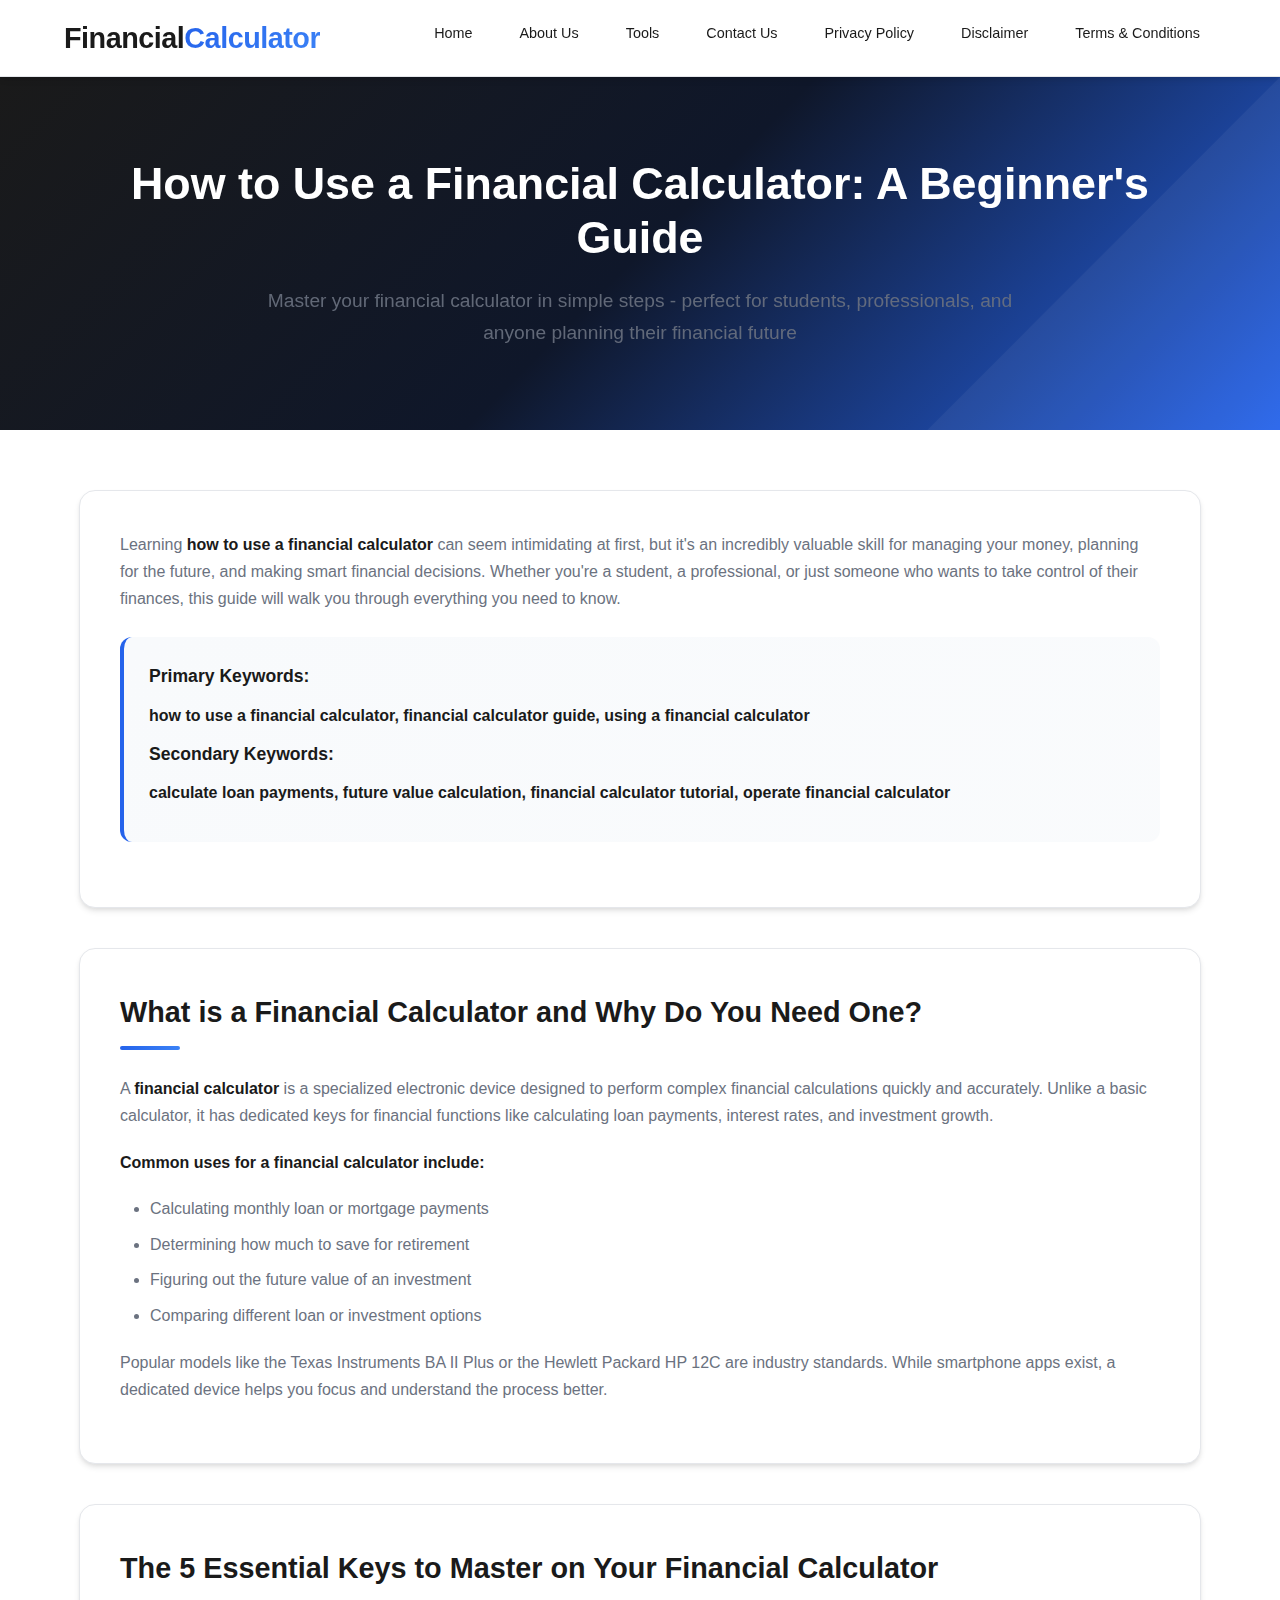
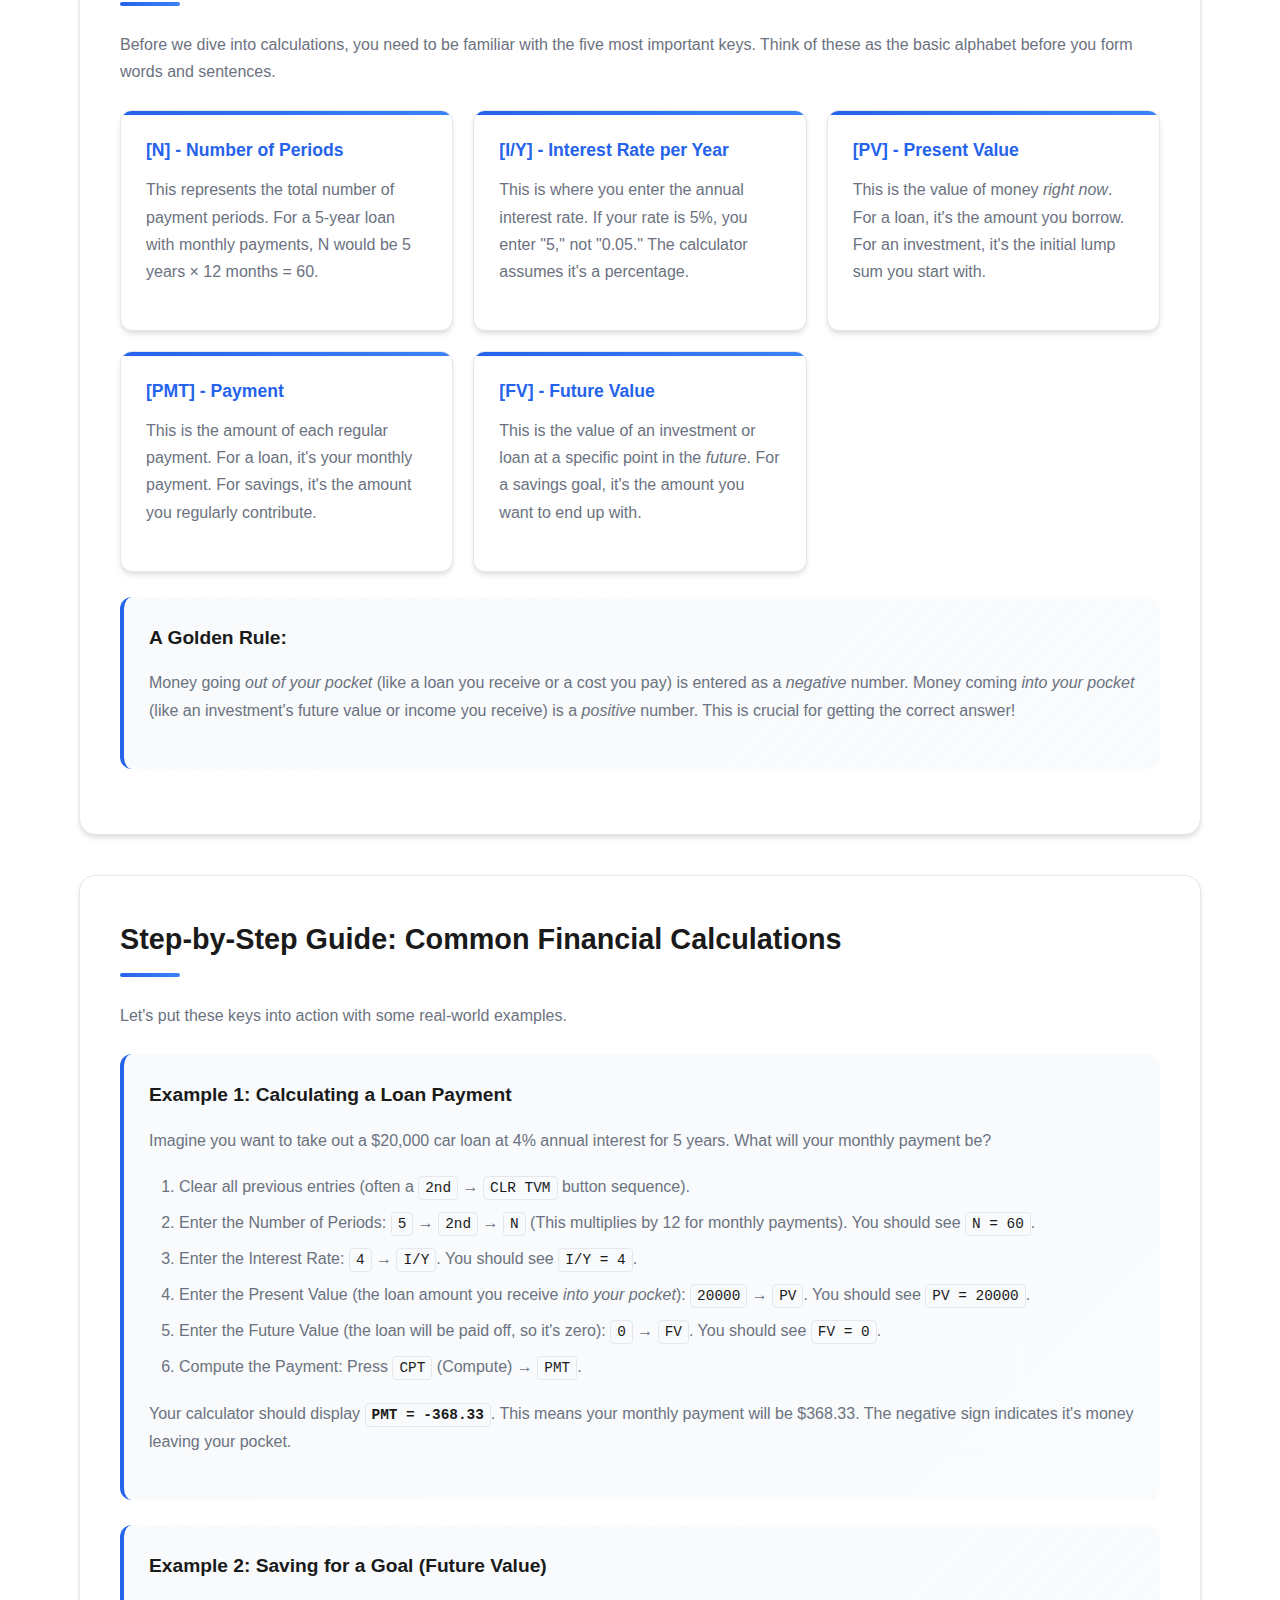
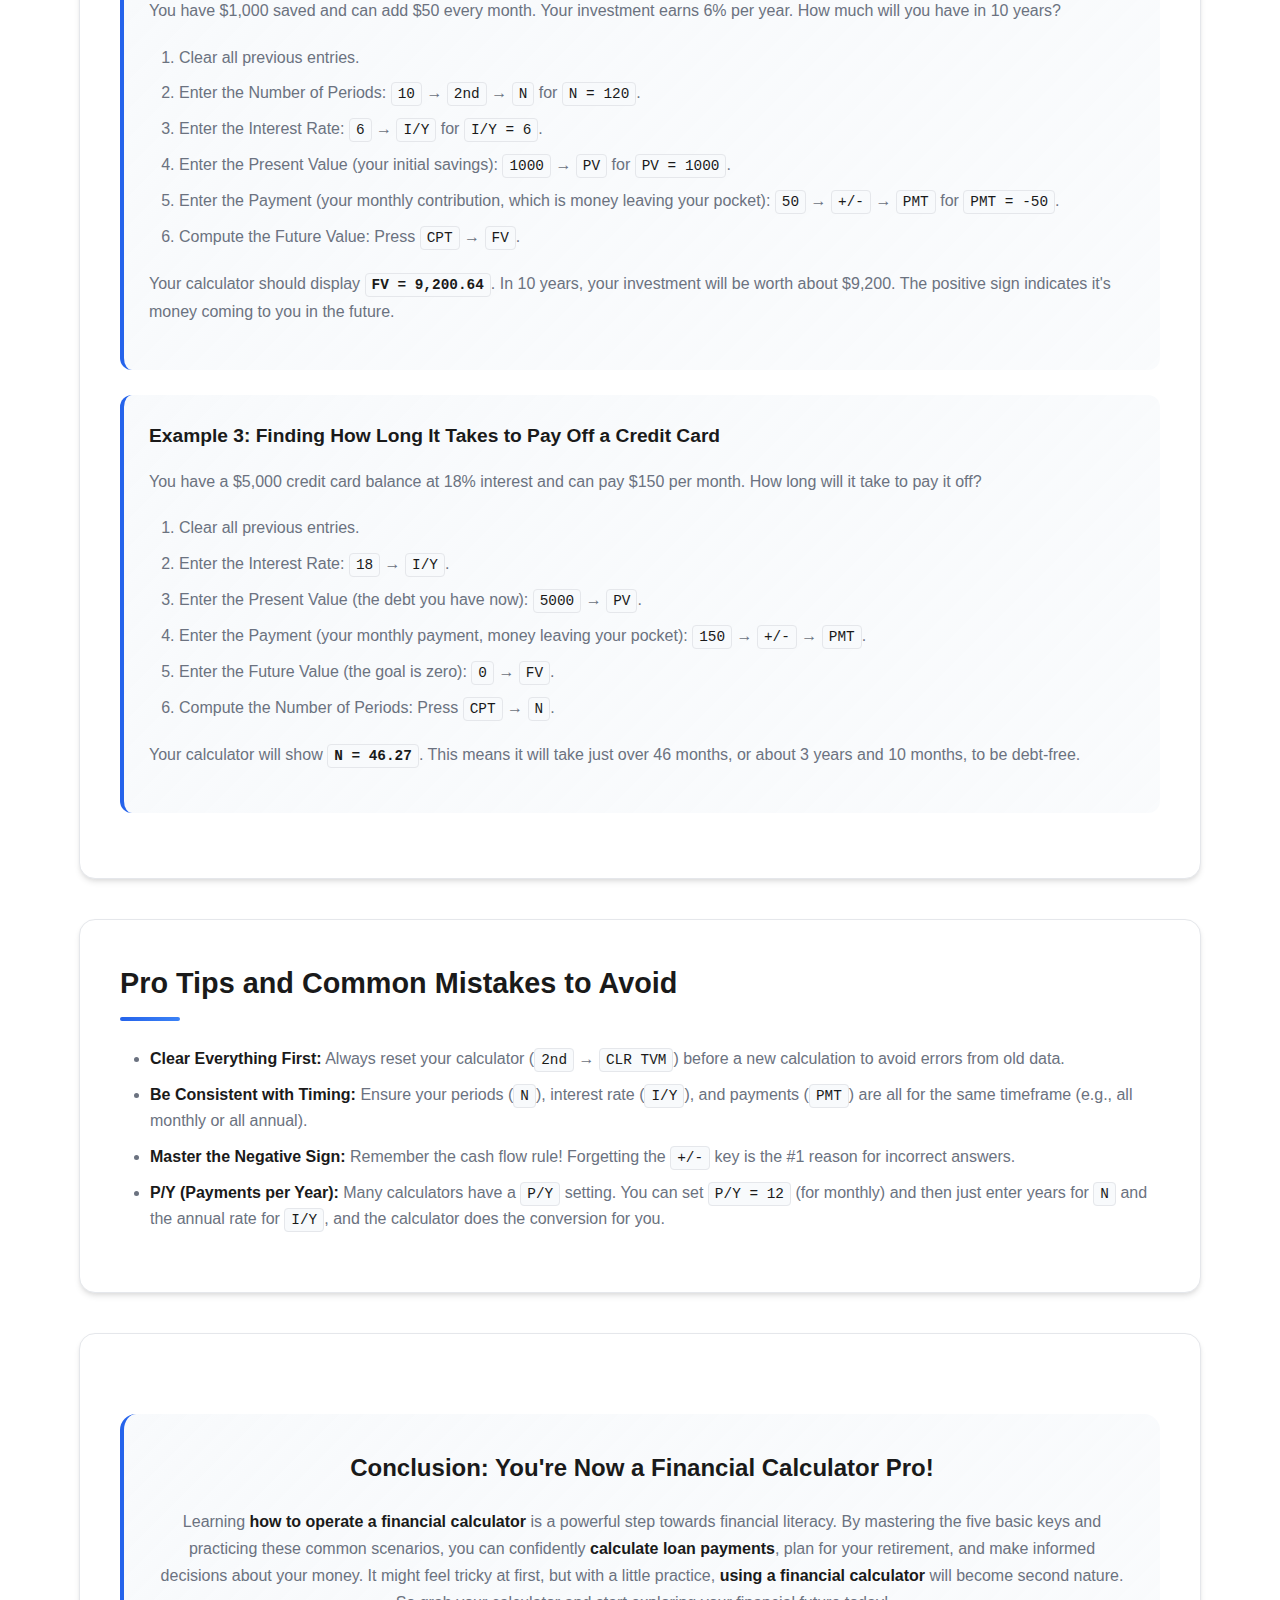
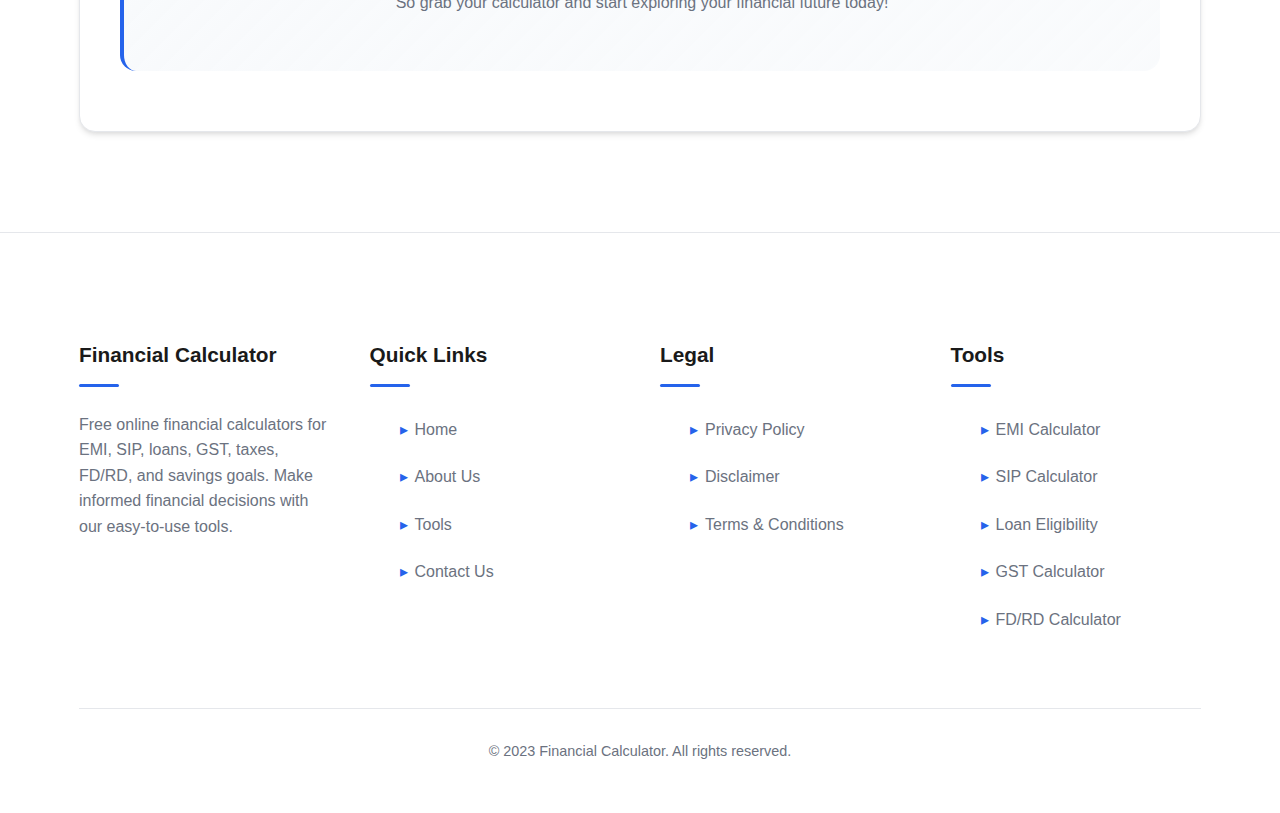
<file: financial-calculator-guide.html>
<!DOCTYPE html>
<html lang="en">
<head>
    <meta charset="UTF-8">
    <meta name="viewport" content="width=device-width, initial-scale=1.0">
    <meta name="description" content="Learn how to use a financial calculator with our beginner-friendly guide. Master loan payments, investment growth, and financial planning.">
    <title>How to Use a Financial Calculator: Complete Beginner's Guide</title>
    
    <!-- Your CSS Styles -->
    <style>
        /* Reset and Base Styles */
        * {
            margin: 0;
            padding: 0;
            box-sizing: border-box;
            font-family: 'Segoe UI', Tahoma, Geneva, Verdana, sans-serif;
        }

        :root {
            /* Light Theme Colors */
            --primary: #1a1a1a;
            --secondary: #2563eb;
            --accent: #3b82f6;
            --light: #f8fafc;
            --dark: #0f172a;
            --success: #10b981;
            --warning: #f59e0b;
            --background: #ffffff;
            --surface: #ffffff;
            --text-primary: #1a1a1a;
            --text-secondary: #6b7280;
            --border: #e5e7eb;
            --shadow: 0 4px 6px -1px rgba(0, 0, 0, 0.1), 0 2px 4px -1px rgba(0, 0, 0, 0.06);
            --shadow-hover: 0 20px 25px -5px rgba(0, 0, 0, 0.1), 0 10px 10px -5px rgba(0, 0, 0, 0.04);
        }

        [data-theme="dark"] {
            /* Dark Theme Colors */
            --primary: #f8fafc;
            --secondary: #60a5fa;
            --accent: #3b82f6;
            --light: #1e293b;
            --dark: #0f172a;
            --background: #0f172a;
            --surface: #1e293b;
            --text-primary: #f8fafc;
            --text-secondary: #cbd5e1;
            --border: #334155;
            --shadow: 0 4px 6px -1px rgba(0, 0, 0, 0.3), 0 2px 4px -1px rgba(0, 0, 0, 0.2);
            --shadow-hover: 0 20px 25px -5px rgba(0, 0, 0, 0.4), 0 10px 10px -5px rgba(0, 0, 0, 0.3);
        }

        /* Smooth scrolling for modern browsers */
        html {
            scroll-behavior: smooth;
        }

        /* Respect user's motion preferences */
        @media (prefers-reduced-motion: reduce) {
            html {
                scroll-behavior: auto;
            }
            
            * {
                animation-duration: 0.01ms !important;
                animation-iteration-count: 1 !important;
                transition-duration: 0.01ms !important;
            }
        }

        body {
            background-color: var(--background);
            color: var(--text-primary);
            line-height: 1.6;
            font-weight: 400;
            transition: background-color 0.3s ease, color 0.3s ease;
            /* Prevent horizontal scroll */
            overflow-x: hidden;
        }

        a {
            text-decoration: none;
            color: inherit;
        }

        .container {
            width: 90%;
            max-width: 1200px;
            margin: 0 auto;
            padding: 0 15px;
        }

        /* Header Styles */
        header {
            background: var(--surface);
            color: var(--text-primary);
            box-shadow: var(--shadow);
            position: sticky;
            top: 0;
            z-index: 1000;
            backdrop-filter: blur(10px);
            border-bottom: 1px solid var(--border);
            transition: all 0.3s ease;
            /* Improve performance */
            will-change: transform;
        }

        .header-container {
            display: flex;
            justify-content: space-between;
            align-items: center;
            padding: 15px 0;
            min-height: 70px;
        }

        .logo {
            font-size: 1.8rem;
            font-weight: 800;
            color: var(--text-primary);
            letter-spacing: -0.5px;
            white-space: nowrap;
            transition: color 0.3s ease;
        }

        .logo span {
            color: var(--secondary);
            background: linear-gradient(135deg, var(--secondary), var(--accent));
            -webkit-background-clip: text;
            -webkit-text-fill-color: transparent;
            background-clip: text;
        }

        nav ul {
            display: flex;
            list-style: none;
            gap: 15px;
            align-items: center;
            flex-wrap: nowrap;
            margin: 0;
            padding: 0;
        }

        nav ul li a {
            font-weight: 500;
            transition: all 0.3s ease;
            padding: 8px 16px;
            border-radius: 8px;
            font-size: 0.9rem;
            white-space: nowrap;
            color: var(--text-primary);
            position: relative;
        }

        nav ul li a:hover {
            color: var(--secondary);
            background-color: rgba(37, 99, 235, 0.1);
            transform: translateY(-1px);
        }

        nav ul li a::after {
            content: '';
            position: absolute;
            bottom: -2px;
            left: 50%;
            width: 0;
            height: 2px;
            background: var(--secondary);
            transition: all 0.3s ease;
            transform: translateX(-50%);
        }

        nav ul li a:hover::after {
            width: 80%;
        }

        .mobile-menu-btn {
            display: none;
            background: none;
            border: none;
            color: var(--text-primary);
            font-size: 1.5rem;
            cursor: pointer;
            padding: 5px;
            border-radius: 6px;
            transition: all 0.3s ease;
            z-index: 1001;
        }

        .mobile-menu-btn:hover {
            background-color: var(--border);
            transform: scale(1.1);
        }

        /* Article Specific Styles */
        .article-header {
            background: linear-gradient(135deg, var(--primary) 0%, var(--dark) 50%, var(--secondary) 100%);
            color: white;
            padding: 80px 0;
            text-align: center;
            position: relative;
            overflow: hidden;
        }

        .article-header::before {
            content: '';
            position: absolute;
            top: 0;
            left: 0;
            right: 0;
            bottom: 0;
            background: url('data:image/svg+xml,<svg xmlns="http://www.w3.org/2000/svg" viewBox="0 0 1000 1000"><polygon fill="rgba(255,255,255,0.05)" points="0,1000 1000,0 1000,1000"/></svg>');
            background-size: cover;
            /* Improve performance */
            will-change: transform;
        }

        .article-title {
            font-size: 2.8rem;
            margin-bottom: 20px;
            font-weight: 800;
            line-height: 1.2;
            position: relative;
            animation: fadeInUp 0.8s ease-out;
        }

        .article-subtitle {
            font-size: 1.2rem;
            max-width: 800px;
            margin: 0 auto;
            opacity: 0.9;
            font-weight: 400;
            position: relative;
            animation: fadeInUp 0.8s ease-out 0.2s both;
        }

        .article-content {
            padding: 60px 0;
            background-color: var(--background);
        }

        .content-section {
            background: var(--surface);
            border-radius: 16px;
            padding: 40px;
            margin-bottom: 40px;
            box-shadow: var(--shadow);
            border: 1px solid var(--border);
            transition: all 0.3s ease;
            animation: fadeInUp 0.6s ease-out;
        }

        .section-title {
            color: var(--text-primary);
            margin-bottom: 25px;
            font-size: 1.8rem;
            font-weight: 700;
            transition: color 0.3s ease;
            position: relative;
            padding-bottom: 15px;
        }

        .section-title::after {
            content: '';
            position: absolute;
            bottom: 0;
            left: 0;
            width: 60px;
            height: 4px;
            background: linear-gradient(90deg, var(--secondary), var(--accent));
            border-radius: 2px;
        }

        h3 {
            color: var(--text-primary);
            margin: 25px 0 15px;
            font-size: 1.4rem;
            font-weight: 600;
            transition: color 0.3s ease;
        }

        p {
            margin-bottom: 20px;
            line-height: 1.7;
            color: var(--text-secondary);
            transition: color 0.3s ease;
        }

        ul, ol {
            margin: 20px 0;
            padding-left: 30px;
        }

        li {
            margin-bottom: 10px;
            color: var(--text-secondary);
            line-height: 1.6;
            transition: color 0.3s ease;
        }

        .keywords-box {
            background: linear-gradient(135deg, var(--light), color-mix(in srgb, var(--light) 80%, transparent 20%));
            padding: 25px;
            border-radius: 12px;
            margin: 25px 0;
            border-left: 4px solid var(--secondary);
            transition: all 0.3s ease;
        }

        .keywords-title {
            font-weight: 700;
            color: var(--text-primary);
            margin-bottom: 15px;
            font-size: 1.1rem;
        }

        .keywords-box p {
            margin-bottom: 10px;
        }

        .keywords-box strong {
            color: var(--text-primary);
        }

        .calculator-keys {
            display: grid;
            grid-template-columns: repeat(auto-fill, minmax(280px, 1fr));
            gap: 20px;
            margin: 25px 0;
        }

        .key-card {
            background: var(--surface);
            border-radius: 12px;
            padding: 25px;
            box-shadow: var(--shadow);
            border: 1px solid var(--border);
            transition: all 0.3s ease;
            position: relative;
            overflow: hidden;
        }

        .key-card::before {
            content: '';
            position: absolute;
            top: 0;
            left: 0;
            right: 0;
            height: 4px;
            background: linear-gradient(90deg, var(--secondary), var(--accent));
        }

        .key-card:hover {
            transform: translateY(-5px);
            box-shadow: var(--shadow-hover);
        }

        .key-name {
            font-weight: 700;
            color: var(--secondary);
            margin-bottom: 10px;
            font-size: 1.1rem;
        }

        .example-box {
            background: linear-gradient(135deg, var(--light), color-mix(in srgb, var(--light) 80%, transparent 20%));
            padding: 25px;
            border-radius: 12px;
            margin: 25px 0;
            border-left: 4px solid var(--secondary);
            transition: all 0.3s ease;
        }

        .example-title {
            font-weight: 700;
            color: var(--text-primary);
            margin-bottom: 15px;
            font-size: 1.2rem;
        }

        .tip-box {
            background: linear-gradient(135deg, var(--light), color-mix(in srgb, var(--light) 80%, transparent 20%));
            padding: 25px;
            border-radius: 12px;
            margin: 25px 0;
            border-left: 4px solid var(--secondary);
            transition: all 0.3s ease;
        }

        .tip-title {
            font-weight: 700;
            color: var(--text-primary);
            margin-bottom: 15px;
            font-size: 1.2rem;
        }

        .conclusion-box {
            background: linear-gradient(135deg, var(--light), color-mix(in srgb, var(--light) 80%, transparent 20%));
            padding: 35px;
            border-radius: 16px;
            margin: 40px 0 20px;
            text-align: center;
            border-left: 4px solid var(--secondary);
            transition: all 0.3s ease;
        }

        .conclusion-title {
            color: var(--text-primary);
            margin-bottom: 20px;
            font-size: 1.5rem;
            font-weight: 700;
        }

        code {
            background-color: var(--light);
            padding: 3px 6px;
            border-radius: 4px;
            font-family: 'Courier New', monospace;
            font-size: 0.9rem;
            color: var(--text-primary);
            border: 1px solid var(--border);
        }

        strong {
            color: var(--text-primary);
            font-weight: 600;
        }

        /* Footer */
        footer {
            background: var(--surface);
            color: var(--text-primary);
            padding: 80px 0 30px;
            border-top: 1px solid var(--border);
            transition: all 0.3s ease;
        }

        .footer-content {
            display: grid;
            grid-template-columns: repeat(auto-fit, minmax(250px, 1fr));
            gap: 40px;
            margin-bottom: 50px;
        }

        .footer-column h3 {
            margin-bottom: 25px;
            font-size: 1.3rem;
            position: relative;
            padding-bottom: 15px;
            font-weight: 700;
            color: var(--text-primary);
            transition: color 0.3s ease;
        }

        .footer-column h3::after {
            content: '';
            position: absolute;
            left: 0;
            bottom: 0;
            width: 40px;
            height: 3px;
            background: var(--secondary);
            border-radius: 2px;
        }

        .footer-column p {
            color: var(--text-secondary);
            line-height: 1.6;
            margin-bottom: 20px;
            transition: color 0.3s ease;
        }

        .footer-column ul {
            list-style: none;
        }

        .footer-column ul li {
            margin-bottom: 12px;
        }

        .footer-column ul li a {
            transition: all 0.3s ease;
            color: var(--text-secondary);
            padding: 5px 0;
            display: block;
            position: relative;
            padding-left: 15px;
        }

        .footer-column ul li a::before {
            content: '▸';
            position: absolute;
            left: 0;
            color: var(--secondary);
            transition: transform 0.3s ease;
        }

        .footer-column ul li a:hover {
            color: var(--secondary);
            transform: translateX(5px);
        }

        .footer-column ul li a:hover::before {
            transform: translateX(3px);
        }

        .copyright {
            text-align: center;
            padding-top: 30px;
            border-top: 1px solid var(--border);
            font-size: 0.9rem;
            color: var(--text-secondary);
            transition: color 0.3s ease;
        }

        /* Animation Keyframes */
        @keyframes fadeInUp {
            from {
                opacity: 0;
                transform: translateY(30px);
            }
            to {
                opacity: 1;
                transform: translateY(0);
            }
        }

        @keyframes slideIn {
            from {
                opacity: 0;
                transform: translateX(-30px);
            }
            to {
                opacity: 1;
                transform: translateX(0);
            }
        }

        /* Viewport animation classes */
        .in-view {
            animation: fadeInUp 0.6s ease-out both;
        }

        /* Performance Optimizations */
        * {
            box-sizing: border-box;
        }

        img {
            max-width: 100%;
            height: auto;
            display: block;
        }

        /* Reduce motion for users who prefer it */
        @media (prefers-reduced-motion: reduce) {
            .content-section,
            .key-card,
            .article-title,
            .article-subtitle {
                animation: none;
            }
            
            .key-card:hover {
                transform: none;
            }
        }

        /* Responsive Design */
        @media (max-width: 768px) {
            .article-header {
                padding: 60px 0;
            }
            
            .article-title {
                font-size: 2.2rem;
            }
            
            .article-subtitle {
                font-size: 1.1rem;
            }
            
            .content-section {
                padding: 30px 20px;
            }
            
            .section-title {
                font-size: 1.6rem;
            }
            
            .calculator-keys {
                grid-template-columns: 1fr;
            }
            
            .footer-content {
                grid-template-columns: 1fr;
                gap: 30px;
            }
        }

        @media (max-width: 480px) {
            .article-title {
                font-size: 1.8rem;
            }
            
            .article-subtitle {
                font-size: 1rem;
            }
            
            .content-section {
                padding: 25px 15px;
            }
            
            .section-title {
                font-size: 1.4rem;
            }
        }
    </style>
</head>
<body>
    <!-- Header -->
    <header>
        <div class="container header-container">
            <a href="index.html" class="logo">Financial<span>Calculator</span></a>
            <button class="mobile-menu-btn">☰</button>
            <nav>
                <ul>
                    <li><a href="index.html">Home</a></li>
                    <li><a href="pages/about.html">About Us</a></li>
                    <li><a href="#tools">Tools</a></li>
                    <li><a href="pages/contact.html">Contact Us</a></li>
                    <li><a href="pages/privacy-policy.html">Privacy Policy</a></li>
                    <li><a href="pages/disclaimer.html">Disclaimer</a></li>
                    <li><a href="pages/terms-conditions.html">Terms & Conditions</a></li>
                </ul>
            </nav>
        </div>
    </header>

    <!-- Article Header -->
    <section class="article-header">
        <div class="container">
            <h1 class="article-title">How to Use a Financial Calculator: A Beginner's Guide</h1>
            <p class="article-subtitle">Master your financial calculator in simple steps - perfect for students, professionals, and anyone planning their financial future</p>
        </div>
    </section>
    
    <!-- Article Content -->
    <main class="article-content">
        <div class="container">
            <!-- Introduction Section -->
            <section class="content-section">
                <p>Learning <strong>how to use a financial calculator</strong> can seem intimidating at first, but it's an incredibly valuable skill for managing your money, planning for the future, and making smart financial decisions. Whether you're a student, a professional, or just someone who wants to take control of their finances, this guide will walk you through everything you need to know.</p>
                
                <div class="keywords-box">
                    <p class="keywords-title">Primary Keywords:</p>
                    <p><strong>how to use a financial calculator, financial calculator guide, using a financial calculator</strong></p>
                    <p class="keywords-title">Secondary Keywords:</p>
                    <p><strong>calculate loan payments, future value calculation, financial calculator tutorial, operate financial calculator</strong></p>
                </div>
            </section>
            
            <!-- What is a Financial Calculator Section -->
            <section class="content-section">
                <h2 class="section-title">What is a Financial Calculator and Why Do You Need One?</h2>
                <p>A <strong>financial calculator</strong> is a specialized electronic device designed to perform complex financial calculations quickly and accurately. Unlike a basic calculator, it has dedicated keys for financial functions like calculating loan payments, interest rates, and investment growth.</p>
                
                <p><strong>Common uses for a financial calculator include:</strong></p>
                <ul>
                    <li>Calculating monthly loan or mortgage payments</li>
                    <li>Determining how much to save for retirement</li>
                    <li>Figuring out the future value of an investment</li>
                    <li>Comparing different loan or investment options</li>
                </ul>
                
                <p>Popular models like the Texas Instruments BA II Plus or the Hewlett Packard HP 12C are industry standards. While smartphone apps exist, a dedicated device helps you focus and understand the process better.</p>
            </section>
            
            <!-- Essential Keys Section -->
            <section class="content-section">
                <h2 class="section-title">The 5 Essential Keys to Master on Your Financial Calculator</h2>
                <p>Before we dive into calculations, you need to be familiar with the five most important keys. Think of these as the basic alphabet before you form words and sentences.</p>
                
                <div class="calculator-keys">
                    <div class="key-card">
                        <p class="key-name">[N] - Number of Periods</p>
                        <p>This represents the total number of payment periods. For a 5-year loan with monthly payments, N would be 5 years × 12 months = 60.</p>
                    </div>
                    
                    <div class="key-card">
                        <p class="key-name">[I/Y] - Interest Rate per Year</p>
                        <p>This is where you enter the annual interest rate. If your rate is 5%, you enter "5," not "0.05." The calculator assumes it's a percentage.</p>
                    </div>
                    
                    <div class="key-card">
                        <p class="key-name">[PV] - Present Value</p>
                        <p>This is the value of money <em>right now</em>. For a loan, it's the amount you borrow. For an investment, it's the initial lump sum you start with.</p>
                    </div>
                    
                    <div class="key-card">
                        <p class="key-name">[PMT] - Payment</p>
                        <p>This is the amount of each regular payment. For a loan, it's your monthly payment. For savings, it's the amount you regularly contribute.</p>
                    </div>
                    
                    <div class="key-card">
                        <p class="key-name">[FV] - Future Value</p>
                        <p>This is the value of an investment or loan at a specific point in the <em>future</em>. For a savings goal, it's the amount you want to end up with.</p>
                    </div>
                </div>
                
                <div class="tip-box">
                    <p class="tip-title">A Golden Rule:</p>
                    <p>Money going <em>out of your pocket</em> (like a loan you receive or a cost you pay) is entered as a <em>negative</em> number. Money coming <em>into your pocket</em> (like an investment's future value or income you receive) is a <em>positive</em> number. This is crucial for getting the correct answer!</p>
                </div>
            </section>
            
            <!-- Step-by-Step Guide Section -->
            <section class="content-section">
                <h2 class="section-title">Step-by-Step Guide: Common Financial Calculations</h2>
                <p>Let's put these keys into action with some real-world examples.</p>
                
                <div class="example-box">
                    <p class="example-title">Example 1: Calculating a Loan Payment</p>
                    <p>Imagine you want to take out a $20,000 car loan at 4% annual interest for 5 years. What will your monthly payment be?</p>
                    <ol>
                        <li>Clear all previous entries (often a <code>2nd</code> → <code>CLR TVM</code> button sequence).</li>
                        <li>Enter the Number of Periods: <code>5</code> → <code>2nd</code> → <code>N</code> (This multiplies by 12 for monthly payments). You should see <code>N = 60</code>.</li>
                        <li>Enter the Interest Rate: <code>4</code> → <code>I/Y</code>. You should see <code>I/Y = 4</code>.</li>
                        <li>Enter the Present Value (the loan amount you receive <em>into your pocket</em>): <code>20000</code> → <code>PV</code>. You should see <code>PV = 20000</code>.</li>
                        <li>Enter the Future Value (the loan will be paid off, so it's zero): <code>0</code> → <code>FV</code>. You should see <code>FV = 0</code>.</li>
                        <li>Compute the Payment: Press <code>CPT</code> (Compute) → <code>PMT</code>.</li>
                    </ol>
                    <p>Your calculator should display <strong><code>PMT = -368.33</code></strong>. This means your monthly payment will be $368.33. The negative sign indicates it's money leaving your pocket.</p>
                </div>
                
                <div class="example-box">
                    <p class="example-title">Example 2: Saving for a Goal (Future Value)</p>
                    <p>You have $1,000 saved and can add $50 every month. Your investment earns 6% per year. How much will you have in 10 years?</p>
                    <ol>
                        <li>Clear all previous entries.</li>
                        <li>Enter the Number of Periods: <code>10</code> → <code>2nd</code> → <code>N</code> for <code>N = 120</code>.</li>
                        <li>Enter the Interest Rate: <code>6</code> → <code>I/Y</code> for <code>I/Y = 6</code>.</li>
                        <li>Enter the Present Value (your initial savings): <code>1000</code> → <code>PV</code> for <code>PV = 1000</code>.</li>
                        <li>Enter the Payment (your monthly contribution, which is money leaving your pocket): <code>50</code> → <code>+/-</code> → <code>PMT</code> for <code>PMT = -50</code>.</li>
                        <li>Compute the Future Value: Press <code>CPT</code> → <code>FV</code>.</li>
                    </ol>
                    <p>Your calculator should display <strong><code>FV = 9,200.64</code></strong>. In 10 years, your investment will be worth about $9,200. The positive sign indicates it's money coming to you in the future.</p>
                </div>
                
                <div class="example-box">
                    <p class="example-title">Example 3: Finding How Long It Takes to Pay Off a Credit Card</p>
                    <p>You have a $5,000 credit card balance at 18% interest and can pay $150 per month. How long will it take to pay it off?</p>
                    <ol>
                        <li>Clear all previous entries.</li>
                        <li>Enter the Interest Rate: <code>18</code> → <code>I/Y</code>.</li>
                        <li>Enter the Present Value (the debt you have now): <code>5000</code> → <code>PV</code>.</li>
                        <li>Enter the Payment (your monthly payment, money leaving your pocket): <code>150</code> → <code>+/-</code> → <code>PMT</code>.</li>
                        <li>Enter the Future Value (the goal is zero): <code>0</code> → <code>FV</code>.</li>
                        <li>Compute the Number of Periods: Press <code>CPT</code> → <code>N</code>.</li>
                    </ol>
                    <p>Your calculator will show <strong><code>N = 46.27</code></strong>. This means it will take just over 46 months, or about 3 years and 10 months, to be debt-free.</p>
                </div>
            </section>
            
            <!-- Pro Tips Section -->
            <section class="content-section">
                <h2 class="section-title">Pro Tips and Common Mistakes to Avoid</h2>
                <ul>
                    <li><strong>Clear Everything First:</strong> Always reset your calculator (<code>2nd</code> → <code>CLR TVM</code>) before a new calculation to avoid errors from old data.</li>
                    <li><strong>Be Consistent with Timing:</strong> Ensure your periods (<code>N</code>), interest rate (<code>I/Y</code>), and payments (<code>PMT</code>) are all for the same timeframe (e.g., all monthly or all annual).</li>
                    <li><strong>Master the Negative Sign:</strong> Remember the cash flow rule! Forgetting the <code>+/-</code> key is the #1 reason for incorrect answers.</li>
                    <li><strong>P/Y (Payments per Year):</strong> Many calculators have a <code>P/Y</code> setting. You can set <code>P/Y = 12</code> (for monthly) and then just enter years for <code>N</code> and the annual rate for <code>I/Y</code>, and the calculator does the conversion for you.</li>
                </ul>
            </section>
            
            <!-- Conclusion Section -->
            <section class="content-section">
                <div class="conclusion-box">
                    <h2 class="conclusion-title">Conclusion: You're Now a Financial Calculator Pro!</h2>
                    <p>Learning <strong>how to operate a financial calculator</strong> is a powerful step towards financial literacy. By mastering the five basic keys and practicing these common scenarios, you can confidently <strong>calculate loan payments</strong>, plan for your retirement, and make informed decisions about your money. It might feel tricky at first, but with a little practice, <strong>using a financial calculator</strong> will become second nature. So grab your calculator and start exploring your financial future today!</p>
                </div>
            </section>
        </div>
    </main>
    
    <!-- Footer -->
    <footer>
        <div class="container">
            <div class="footer-content">
                <div class="footer-column">
                    <h3>Financial Calculator</h3>
                    <p>Free online financial calculators for EMI, SIP, loans, GST, taxes, FD/RD, and savings goals. Make informed financial decisions with our easy-to-use tools.</p>
                </div>
                <div class="footer-column">
                    <h3>Quick Links</h3>
                    <ul>
                        <li><a href="index.html">Home</a></li>
                        <li><a href="pages/about.html">About Us</a></li>
                        <li><a href="#tools">Tools</a></li>
                        <li><a href="pages/contact.html">Contact Us</a></li>
                    </ul>
                </div>
                <div class="footer-column">
                    <h3>Legal</h3>
                    <ul>
                        <li><a href="pages/privacy-policy.html">Privacy Policy</a></li>
                        <li><a href="pages/disclaimer.html">Disclaimer</a></li>
                        <li><a href="pages/terms-conditions.html">Terms & Conditions</a></li>
                    </ul>
                </div>
                <div class="footer-column">
                    <h3>Tools</h3>
                    <ul>
                        <li><a href="#emi-calculator">EMI Calculator</a></li>
                        <li><a href="#sip-calculator">SIP Calculator</a></li>
                        <li><a href="#loan-eligibility">Loan Eligibility</a></li>
                        <li><a href="#gst-calculator">GST Calculator</a></li>
                        <li><a href="#fd-rd-calculator">FD/RD Calculator</a></li>
                    </ul>
                </div>
            </div>
            <div class="copyright">
                <p>© 2023 Financial Calculator. All rights reserved.</p>
            </div>
        </div>
    </footer>
</body>
</html>
</file>
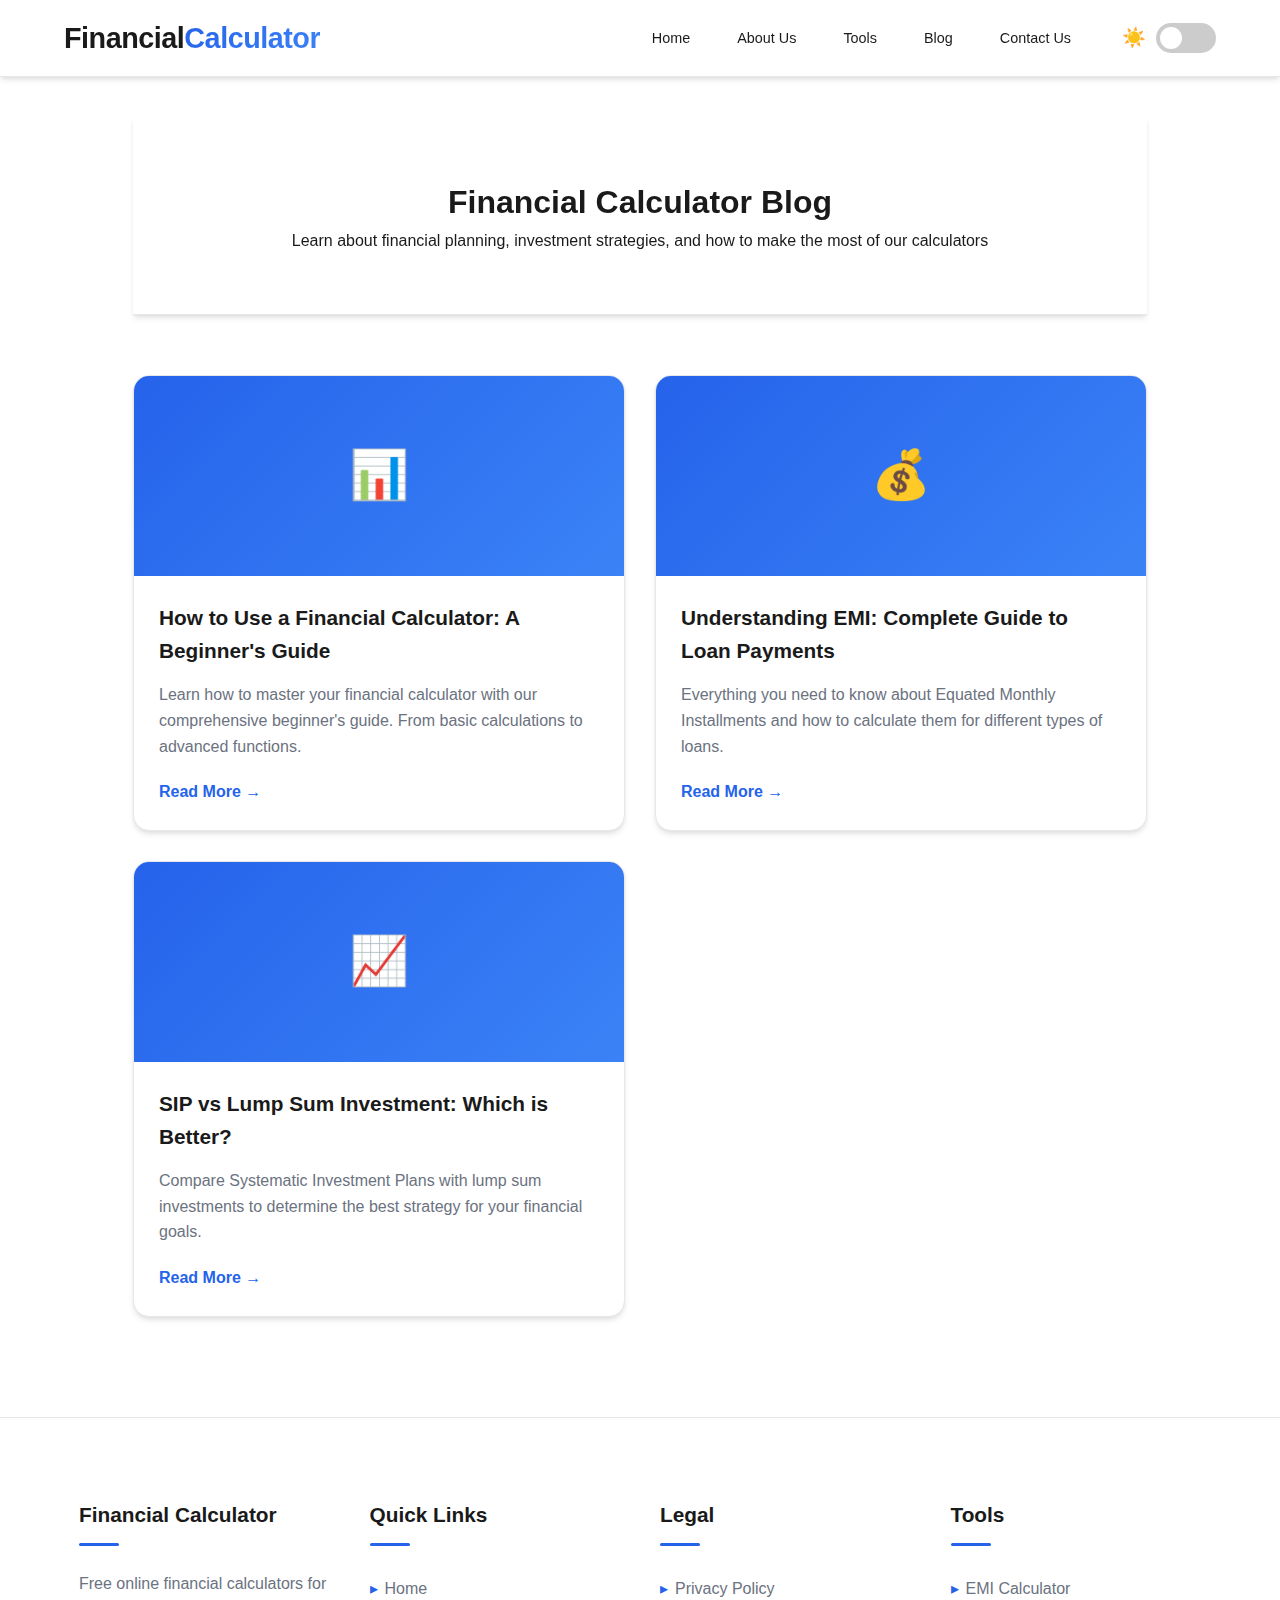
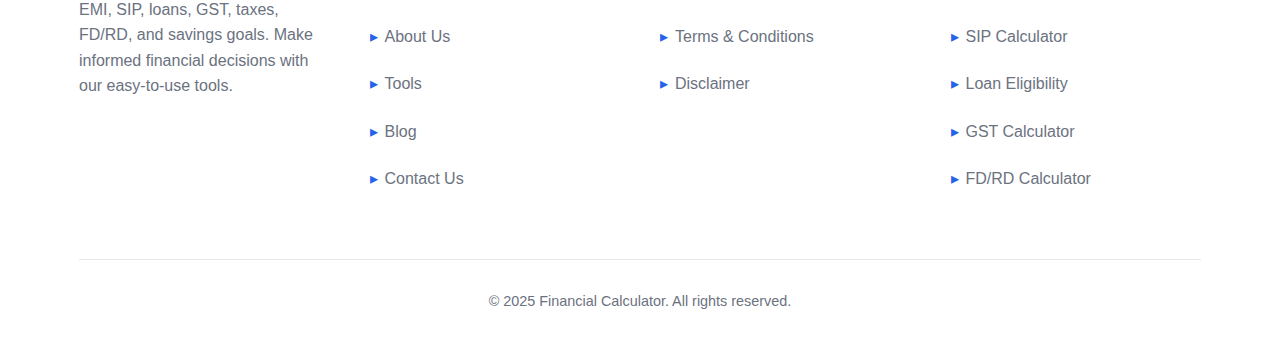
<file: blog/blog.html>
<!DOCTYPE html>
<html lang="en">
<head>
    <meta charset="UTF-8">
    <meta name="viewport" content="width=device-width, initial-scale=1.0">
    <title>Blog - Financial Calculator</title>
    <link rel="stylesheet" href="../css/style.css">
    <style>
        .blog-page {
            max-width: 1200px;
            margin: 0 auto;
            padding: 40px 20px;
        }
        
        .blog-header {
            text-align: center;
            margin-bottom: 60px;
            padding: 60px 0;
        }
        
        .blog-grid {
            display: grid;
            grid-template-columns: repeat(auto-fit, minmax(350px, 1fr));
            gap: 30px;
            margin-bottom: 60px;
        }
        
        .blog-card {
            background: var(--surface);
            border-radius: 16px;
            overflow: hidden;
            box-shadow: var(--shadow);
            transition: all 0.3s ease;
            border: 1px solid var(--border);
        }
        
        .blog-card:hover {
            transform: translateY(-5px);
            box-shadow: var(--shadow-hover);
        }
        
        .blog-card-image {
            height: 200px;
            background: linear-gradient(135deg, var(--secondary), var(--accent));
            display: flex;
            align-items: center;
            justify-content: center;
            color: white;
            font-size: 3rem;
        }
        
        .blog-card-content {
            padding: 25px;
        }
        
        .blog-card h3 {
            margin-bottom: 15px;
            color: var(--text-primary);
            font-size: 1.3rem;
        }
        
        .blog-card p {
            color: var(--text-secondary);
            margin-bottom: 20px;
            line-height: 1.6;
        }
        
        .read-more {
            display: inline-block;
            color: var(--secondary);
            font-weight: 600;
            text-decoration: none;
            transition: all 0.3s ease;
        }
        
        .read-more:hover {
            color: var(--accent);
            transform: translateX(5px);
        }
    </style>
</head>
<body>
    <!-- Header -->
    <header>
        <div class="container header-container">
            <a href="../index.html" class="logo">Financial<span>Calculator</span></a>
            <button class="mobile-menu-btn">☰</button>
            <nav>
                <ul>
                    <li><a href="../index.html">Home</a></li>
                    <li><a href="../pages/about.html">About Us</a></li>
                    <li><a href="../index.html#tools">Tools</a></li>
                    <li><a href="blog.html">Blog</a></li>
                    <li><a href="../pages/contact.html">Contact Us</a></li>
                    <li class="theme-toggle">
                        <span class="theme-icon">☀️</span>
                        <label class="theme-switch">
                            <input type="checkbox" id="theme-toggle">
                            <span class="slider"></span>
                        </label>
                    </li>
                </ul>
            </nav>
        </div>
    </header>

    <!-- Blog Page Content -->
    <main class="blog-page">
        <div class="container">
            <header class="blog-header">
                <h1>Financial Calculator Blog</h1>
                <p>Learn about financial planning, investment strategies, and how to make the most of our calculators</p>
            </header>
            
            <div class="blog-grid">
                <article class="blog-card">
                    <div class="blog-card-image">📊</div>
                    <div class="blog-card-content">
                        <h3>How to Use a Financial Calculator: A Beginner's Guide</h3>
                        <p>Learn how to master your financial calculator with our comprehensive beginner's guide. From basic calculations to advanced functions.</p>
                        <a href="how-to-use-financial-calculator.html" class="read-more">Read More →</a>
                    </div>
                </article>
                
                <article class="blog-card">
                    <div class="blog-card-image">💰</div>
                    <div class="blog-card-content">
                        <h3>Understanding EMI: Complete Guide to Loan Payments</h3>
                        <p>Everything you need to know about Equated Monthly Installments and how to calculate them for different types of loans.</p>
                        <a href="#" class="read-more">Read More →</a>
                    </div>
                </article>
                
                <article class="blog-card">
                    <div class="blog-card-image">📈</div>
                    <div class="blog-card-content">
                        <h3>SIP vs Lump Sum Investment: Which is Better?</h3>
                        <p>Compare Systematic Investment Plans with lump sum investments to determine the best strategy for your financial goals.</p>
                        <a href="#" class="read-more">Read More →</a>
                    </div>
                </article>
            </div>
        </div>
    </main>

    <!-- Footer -->
    <footer>
        <div class="container">
            <div class="footer-content">
                <div class="footer-column">
                    <h3>Financial Calculator</h3>
                    <p>Free online financial calculators for EMI, SIP, loans, GST, taxes, FD/RD, and savings goals. Make informed financial decisions with our easy-to-use tools.</p>
                </div>
                <div class="footer-column">
                    <h3>Quick Links</h3>
                    <ul>
                        <li><a href="../index.html">Home</a></li>
                        <li><a href="../pages/about.html">About Us</a></li>
                        <li><a href="../index.html#tools">Tools</a></li>
                        <li><a href="blog.html">Blog</a></li>
                        <li><a href="../pages/contact.html">Contact Us</a></li>
                    </ul>
                </div>
                <div class="footer-column">
                    <h3>Legal</h3>
                    <ul>
                        <li><a href="../pages/privacy-policy.html">Privacy Policy</a></li>
                        <li><a href="../pages/terms-conditions.html">Terms & Conditions</a></li>
                        <li><a href="../pages/disclaimer.html">Disclaimer</a></li>
                    </ul>
                </div>
                <div class="footer-column">
                    <h3>Tools</h3>
                    <ul>
                        <li><a href="../index.html#emi-calculator">EMI Calculator</a></li>
                        <li><a href="../index.html#sip-calculator">SIP Calculator</a></li>
                        <li><a href="../index.html#loan-eligibility">Loan Eligibility</a></li>
                        <li><a href="../index.html#gst-calculator">GST Calculator</a></li>
                        <li><a href="../index.html#fd-rd-calculator">FD/RD Calculator</a></li>
                    </ul>
                </div>
            </div>
            <div class="copyright">
                <p>© 2025 Financial Calculator. All rights reserved.</p>
            </div>
        </div>
    </footer>

    <script src="../js/script.js"></script>
</body>
</html>
</file>
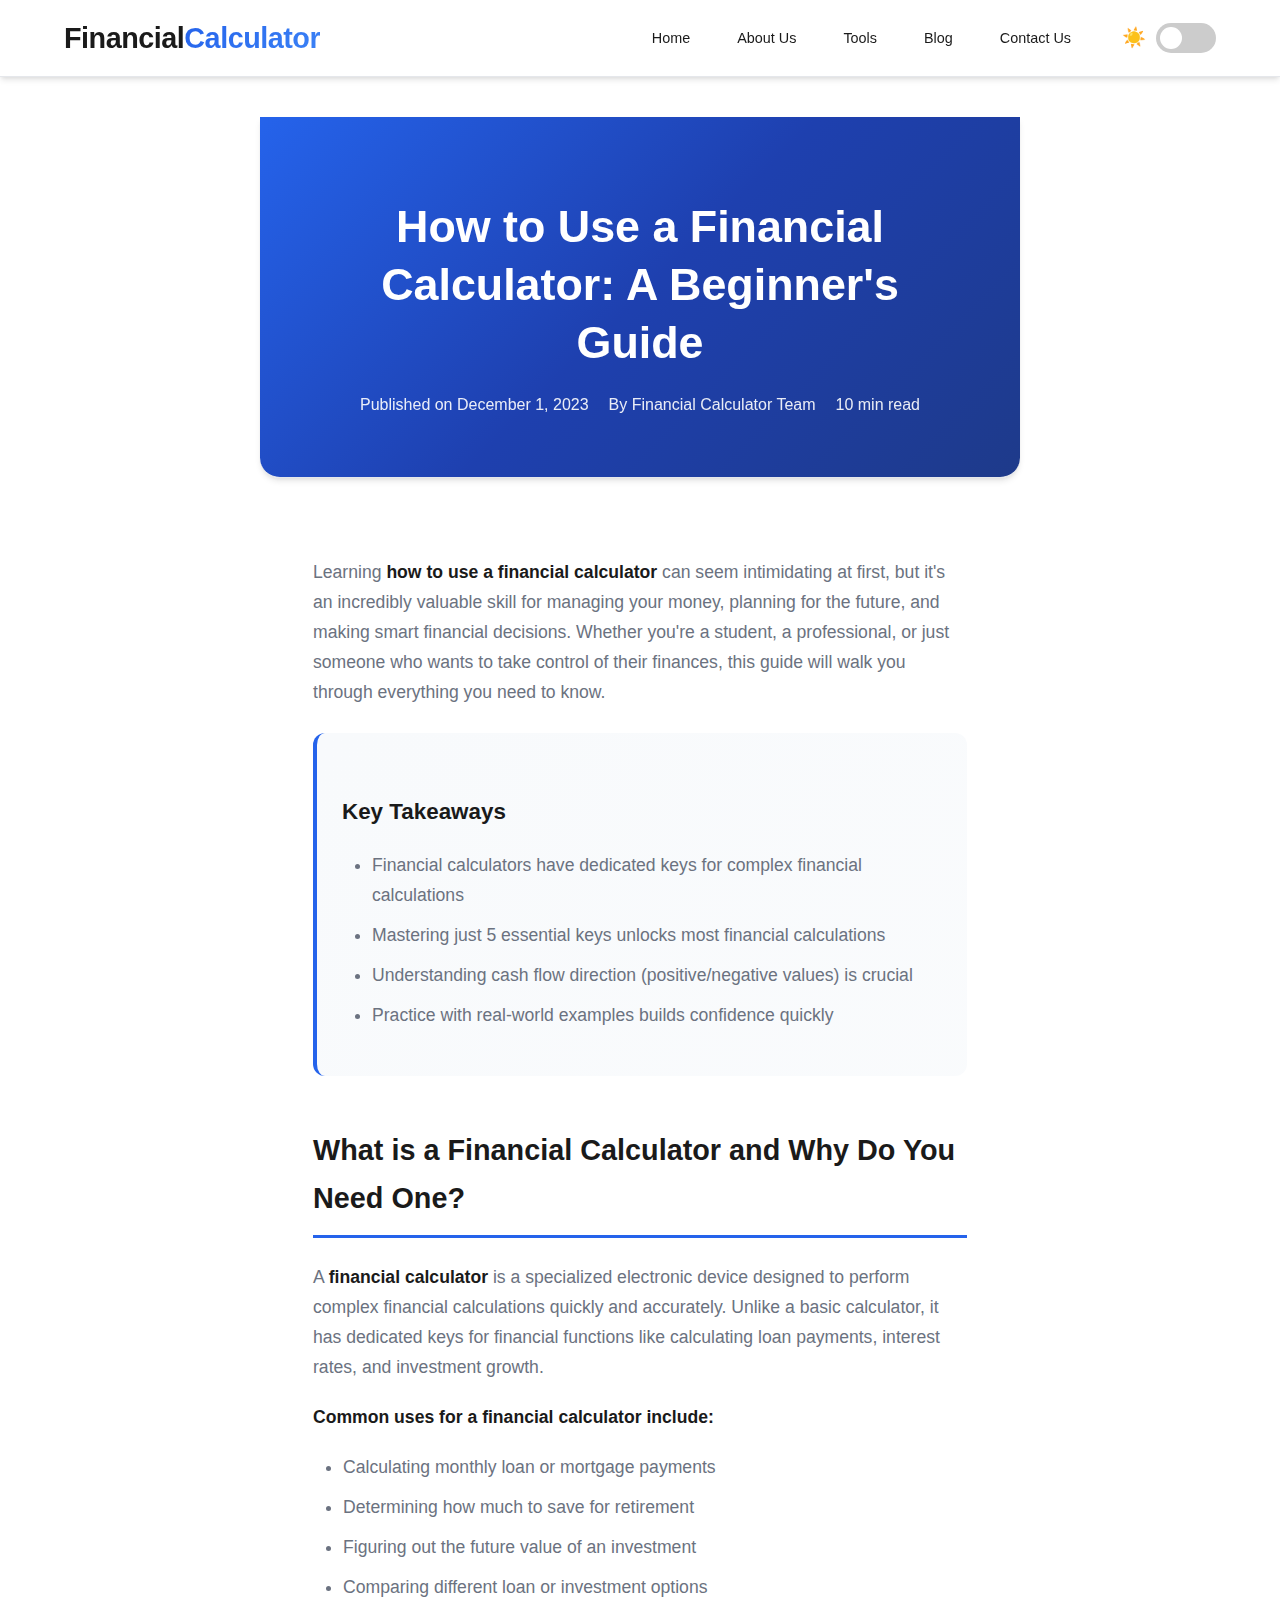
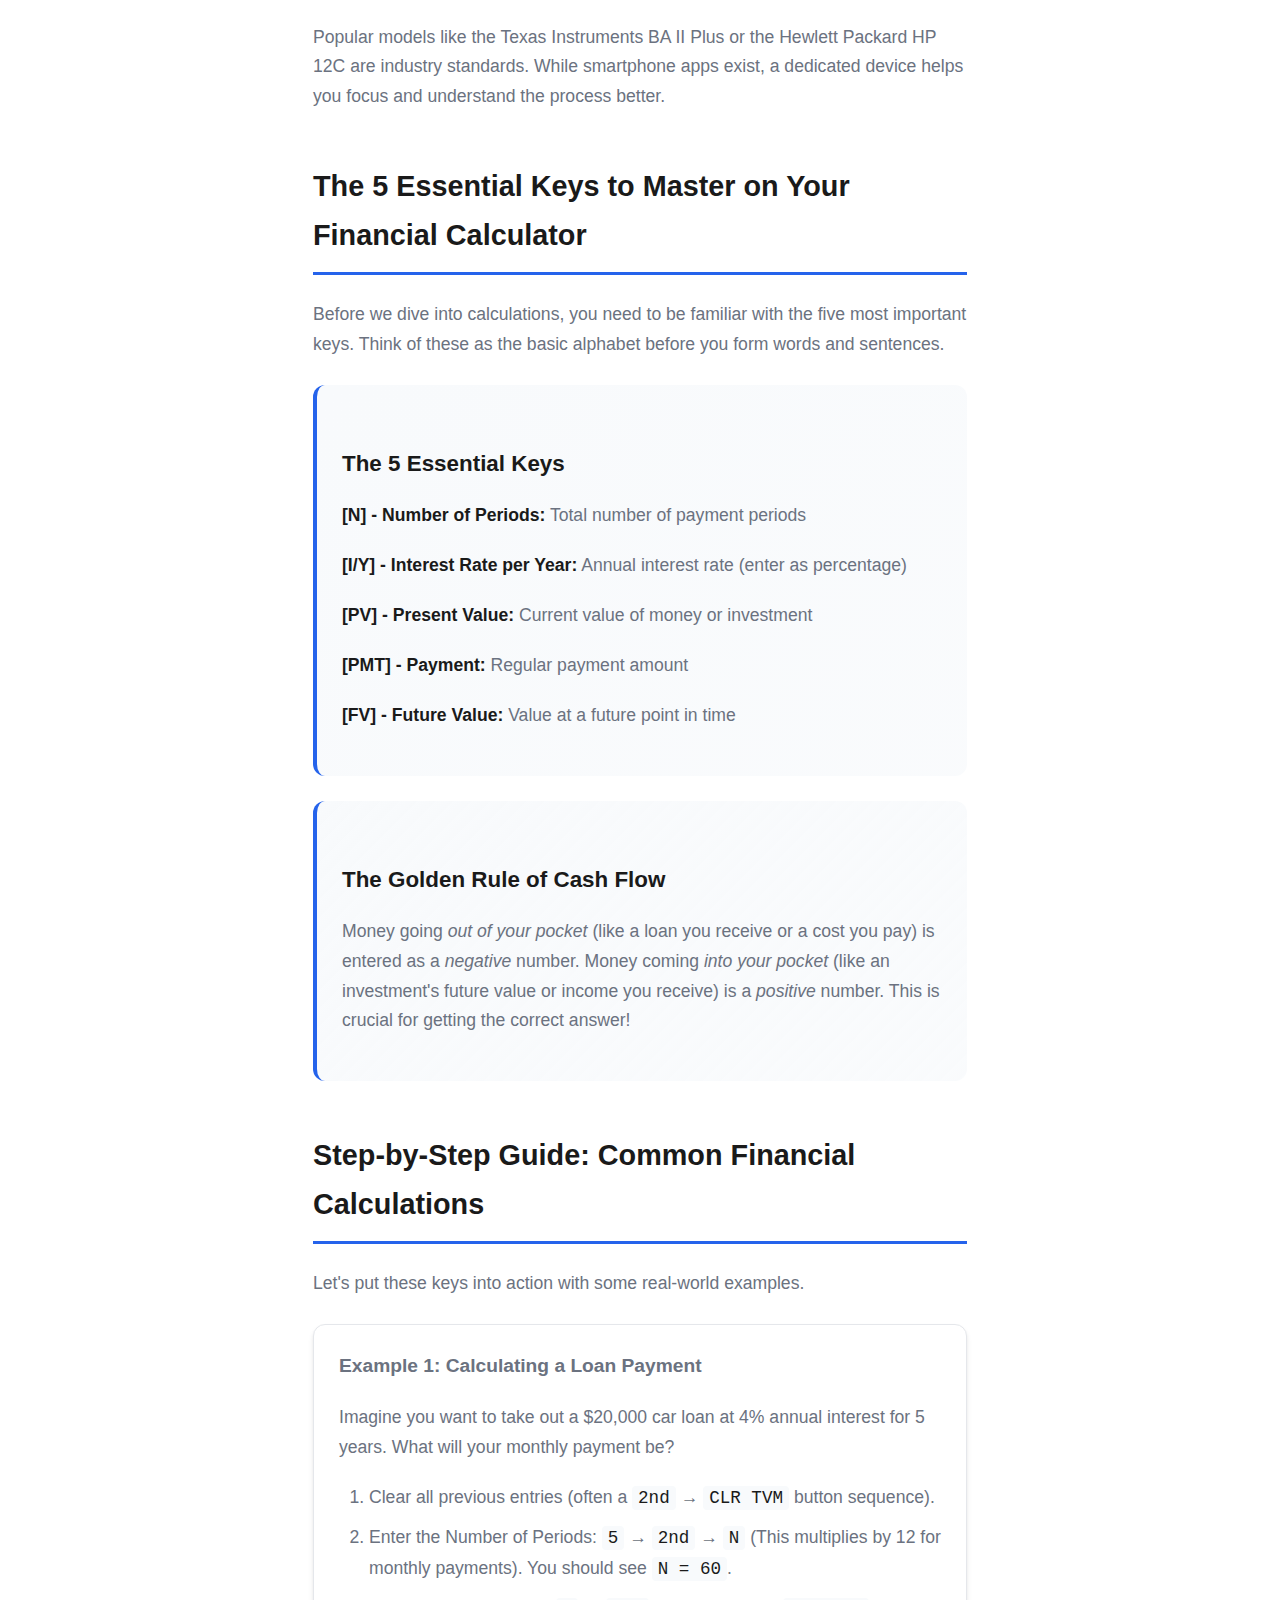
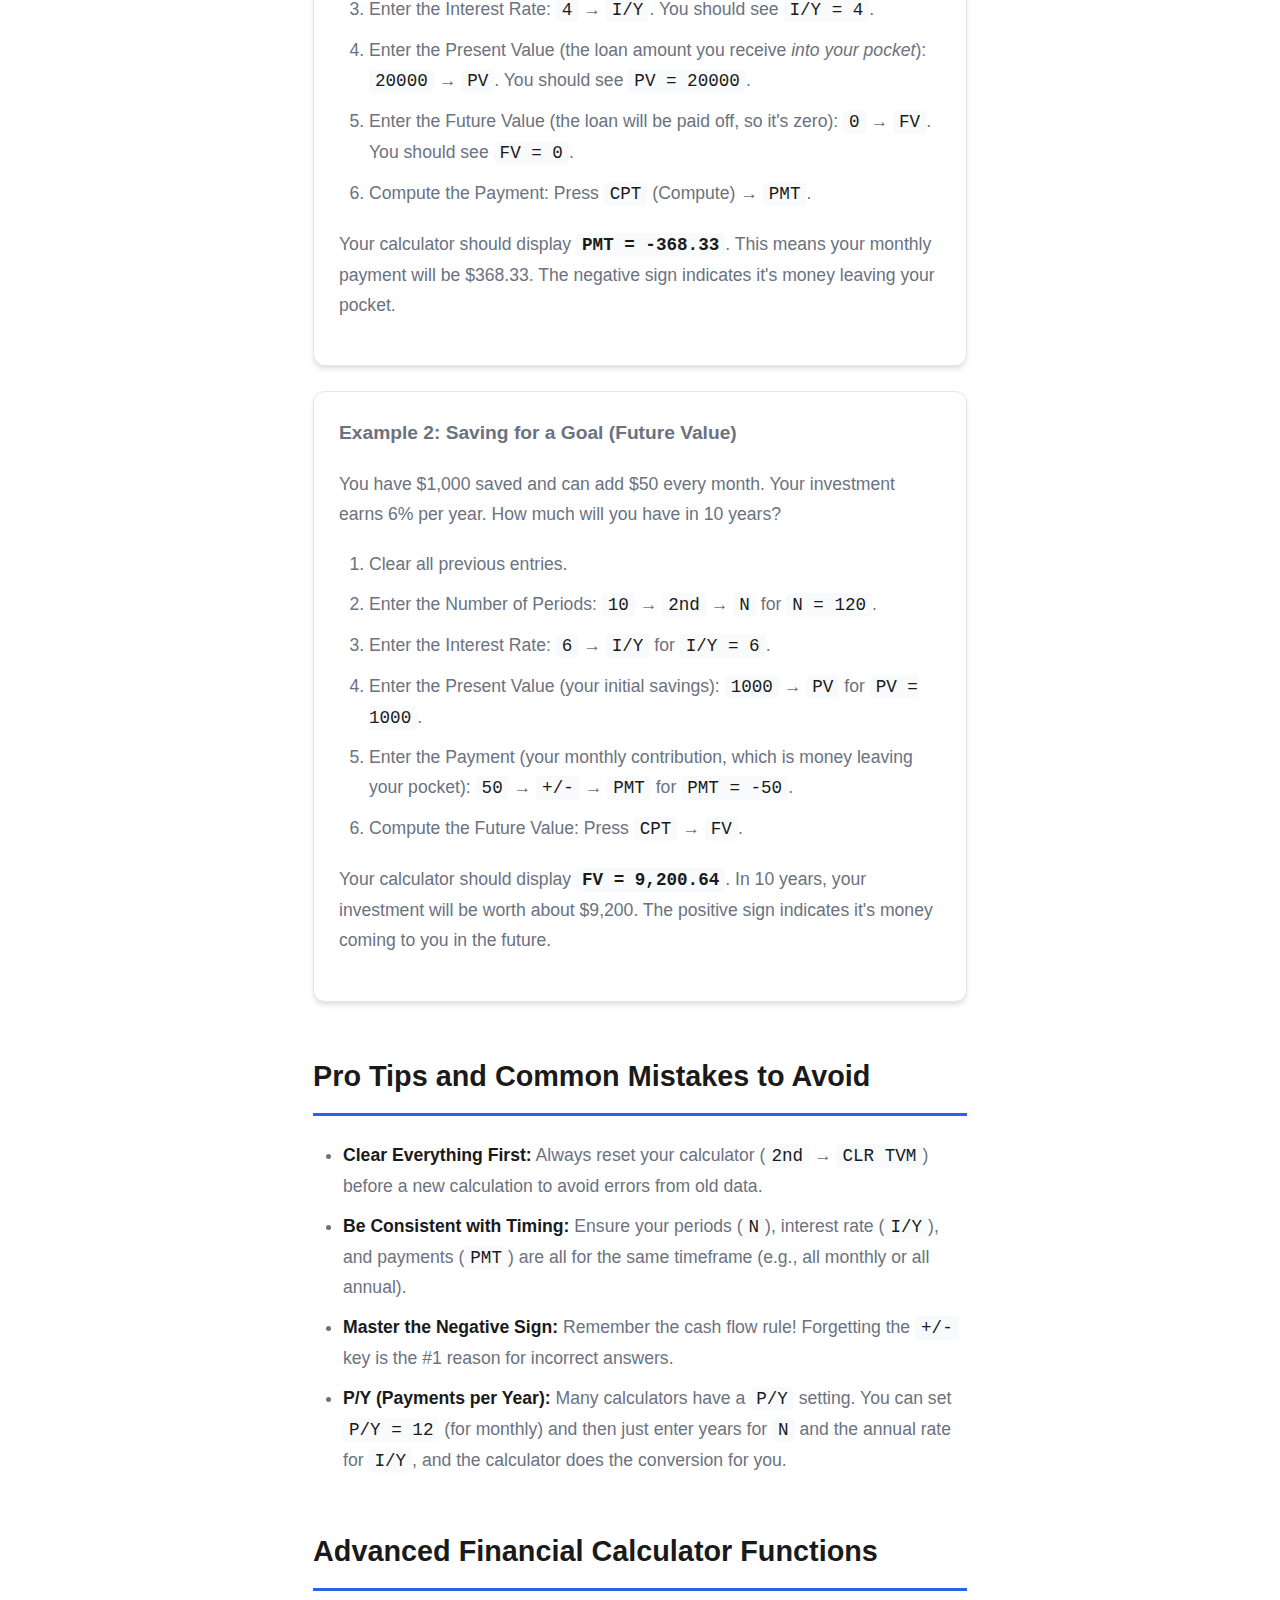
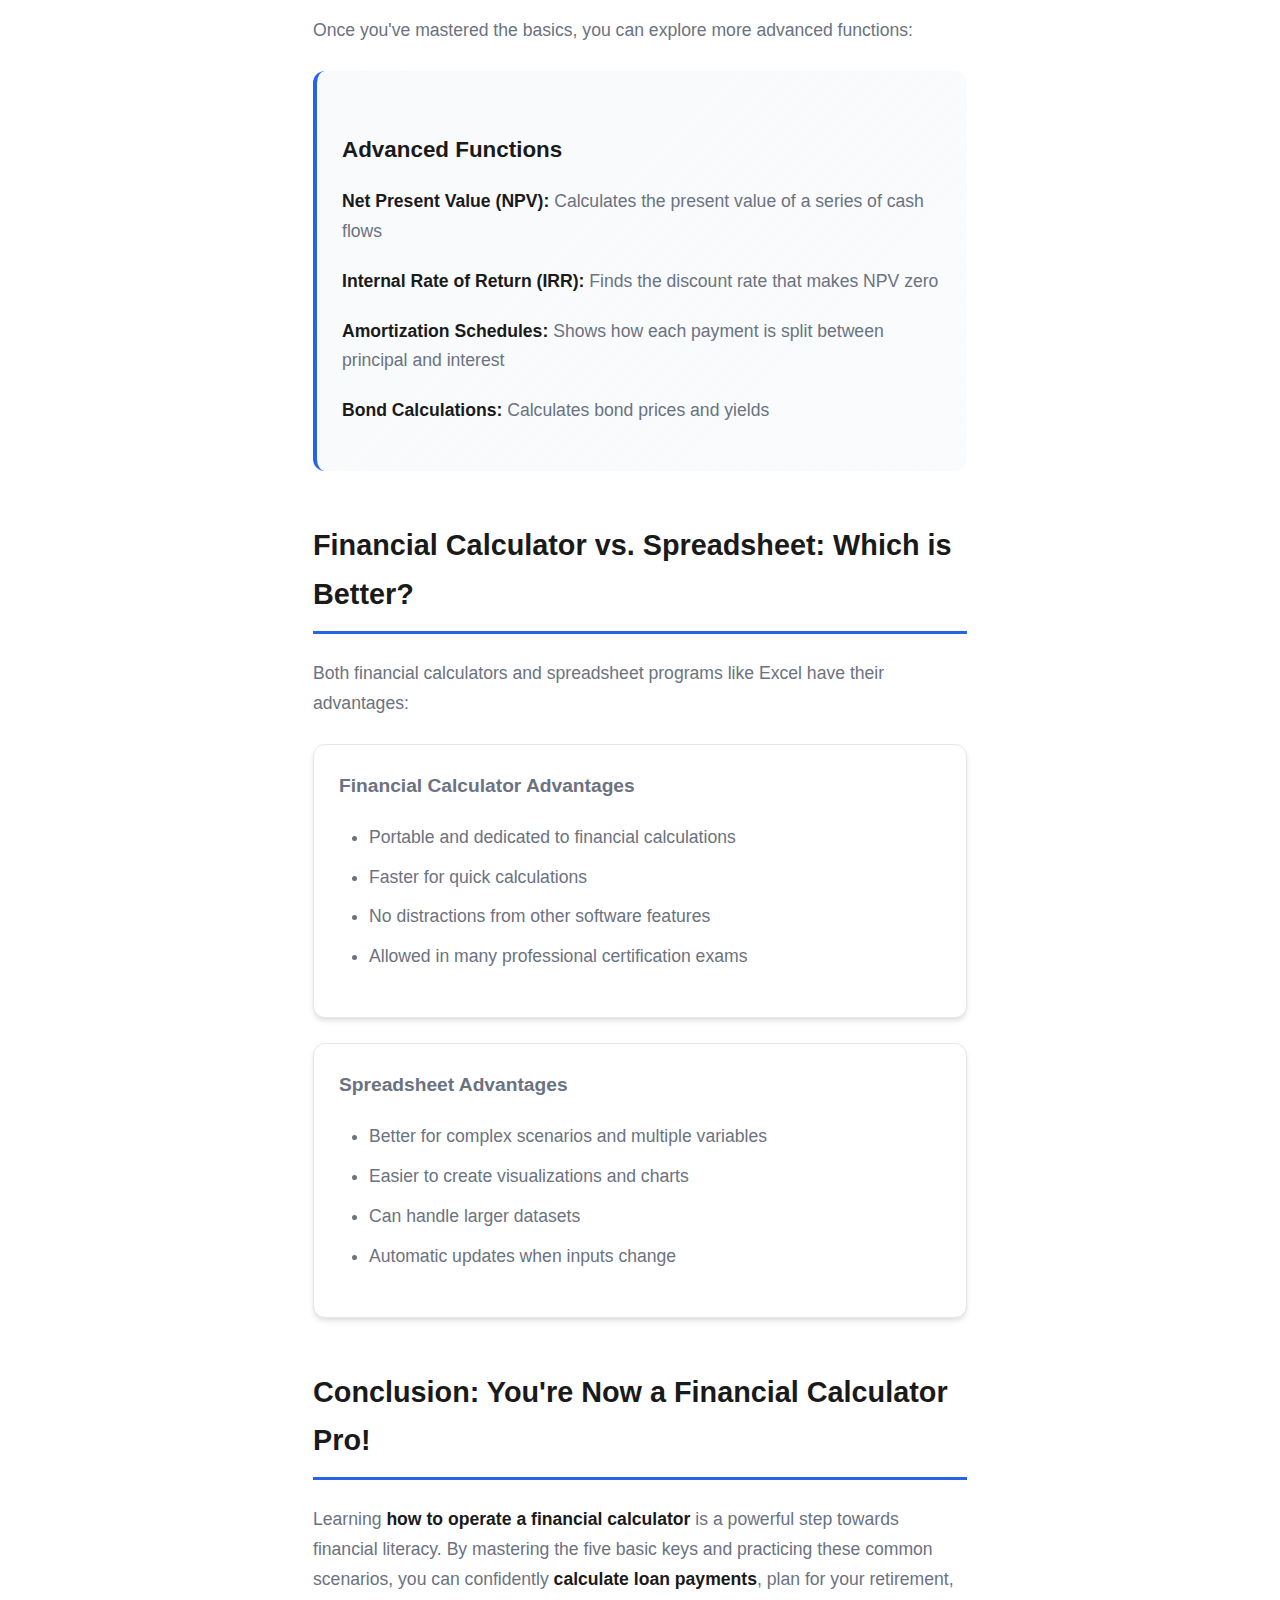
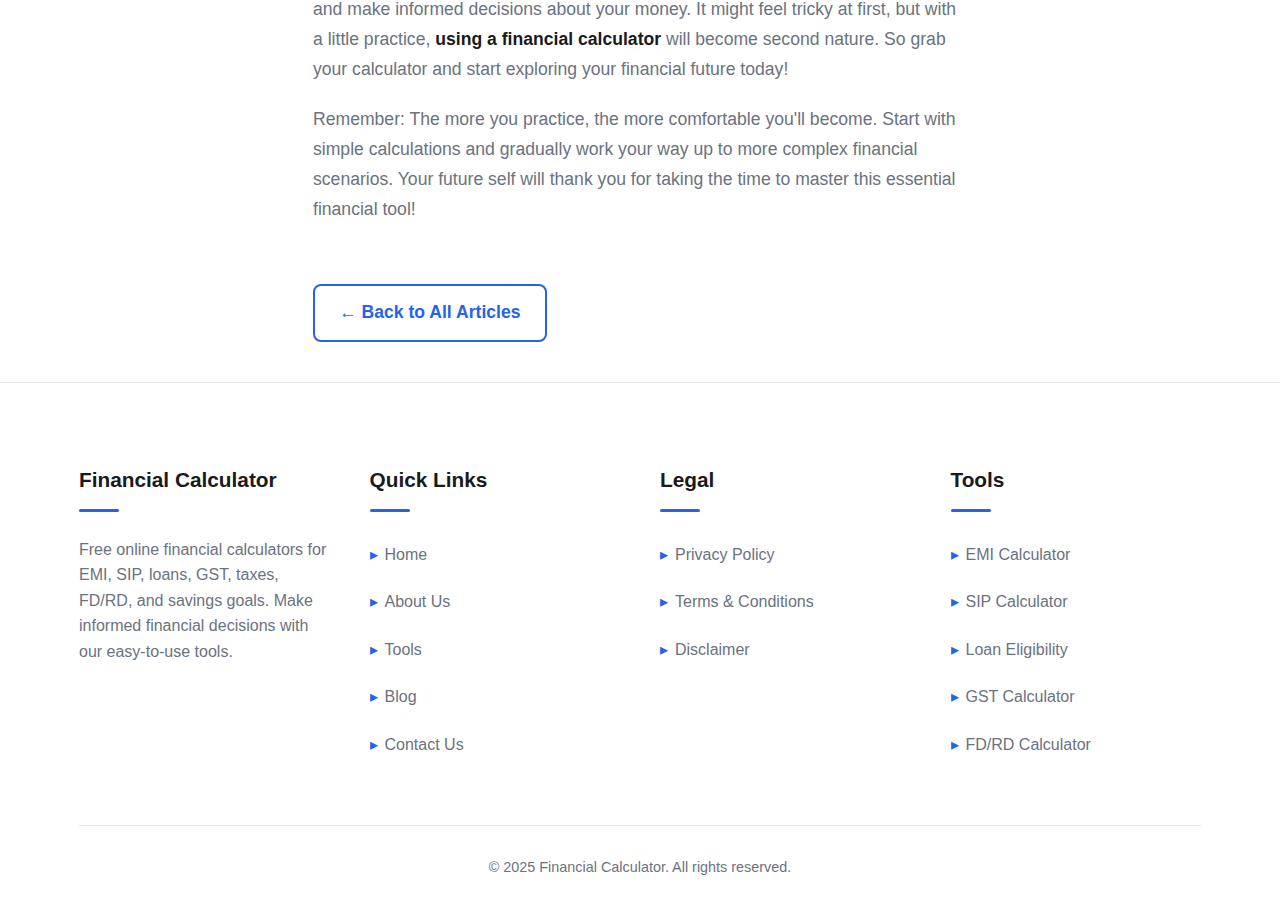
<file: blog/how-to-use-financial-calculator.html>
<!DOCTYPE html>
<html lang="en">
<head>
    <meta name="google-site-verification" content="iW-QE8J4q8TbuiFIfRZ23xVMrR9Go6Z9osSXVpx0YoU" />
    <meta name="google-adsense-account" content="ca-pub-5784733156045727">
    <script async src="https://pagead2.googlesyndication.com/pagead/js/adsbygoogle.js?client=ca-pub-5784733156045727"
     crossorigin="anonymous"></script>
    <!-- Google tag (gtag.js) -->
    <script async src="https://www.googletagmanager.com/gtag/js?id=G-CM48WSB7Y0"></script>
    <script>
      window.dataLayer = window.dataLayer || [];
      function gtag(){dataLayer.push(arguments);}
      gtag('js', new Date());
      gtag('config', 'G-CM48WSB7Y0');
    </script>
    <meta charset="UTF-8">
    <meta name="viewport" content="width=device-width, initial-scale=1.0">
    <title>How to Use a Financial Calculator: Complete Beginner's Guide | Financial Calculator</title>
    <meta name="description" content="Learn how to use a financial calculator with our beginner-friendly guide. Master loan payments, investment growth, and financial planning.">
    <meta name="keywords" content="financial calculator, how to use financial calculator, financial calculator guide, calculate loan payments, future value calculation">
    <meta name="author" content="FinancialCalculator">
    <meta name="robots" content="index, follow">
    <link rel="icon" type="image/x-icon" href="../images/logo.jpg">
    
    <!-- Structured Data -->
    <script type="application/ld+json">
    {
      "@context": "https://schema.org",
      "@type": "Article",
      "headline": "How to Use a Financial Calculator: Complete Beginner's Guide",
      "description": "Learn how to use a financial calculator with our beginner-friendly guide. Master loan payments, investment growth, and financial planning.",
      "author": {
        "@type": "Organization",
        "name": "FinancialCalculator"
      },
      "publisher": {
        "@type": "Organization",
        "name": "FinancialCalculator",
        "logo": {
          "@type": "ImageObject",
          "url": "https://financialcalculator.live/images/logo.jpg"
        }
      },
      "datePublished": "2025-26-10",
      "dateModified": "2025-26-10",
      "mainEntityOfPage": {
        "@type": "WebPage",
        "@id": "https://financialcalculator.live/blog/how-to-use-financial-calculator.html"
      }
    }
    </script>

    <!-- Additional SEO Meta Tags -->
    <meta name="theme-color" content="#2c3e50">
    <meta name="apple-mobile-web-app-capable" content="yes">
    <meta name="apple-mobile-web-app-status-bar-style" content="black-translucent">

    <!-- Preload critical resources -->
    <link rel="preload" href="../css/style.css" as="style">
    <link rel="preload" href="../js/script.js" as="script">

    <!-- DNS prefetch for external domains -->
    <link rel="dns-prefetch" href="https://www.googletagmanager.com">
    
    <!-- Sitemap Reference -->
    <link rel="sitemap" type="application/xml" title="Sitemap" href="/sitemap.xml">
    
    <link rel="stylesheet" href="../css/style.css">
    
    <!-- Blog Specific Styles -->
    <style>
        .blog-article {
            max-width: 800px;
            margin: 0 auto;
            padding: 40px 20px;
        }
        
        .article-header {
            text-align: center;
            margin-bottom: 40px;
            padding: 80px 0 50px;
            background: linear-gradient(135deg, #2563eb 0%, #1e40af 50%, #1e3a8a 100%);
            color: white;
            position: relative;
            overflow: hidden;
            border-radius: 0 0 20px 20px;
        }
        
        .article-title {
            font-size: 2.8rem;
            margin-bottom: 20px;
            color: white;
            line-height: 1.3;
            font-weight: 800;
        }
        
        .article-meta {
            color: rgba(255,255,255,0.9);
            font-size: 1rem;
            margin-bottom: 10px;
            display: flex;
            justify-content: center;
            gap: 20px;
            flex-wrap: wrap;
        }
        
        .article-content {
            line-height: 1.7;
            font-size: 1.1rem;
            padding-top: 40px;
        }
        
        .article-content h2 {
            color: var(--text-primary);
            margin: 50px 0 25px;
            font-size: 1.8rem;
            border-bottom: 3px solid var(--secondary);
            padding-bottom: 12px;
        }
        
        .article-content h3 {
            color: var(--text-primary);
            margin: 35px 0 18px;
            font-size: 1.4rem;
        }
        
        .article-content p {
            margin-bottom: 20px;
            color: var(--text-secondary);
        }
        
        .article-content ul, .article-content ol {
            margin: 20px 0;
            padding-left: 30px;
        }
        
        .article-content li {
            margin-bottom: 10px;
            color: var(--text-secondary);
        }
        
        .article-content code {
            background: var(--light);
            padding: 2px 6px;
            border-radius: 4px;
            font-family: 'Courier New', monospace;
            color: var(--text-primary);
        }
        
        .article-content strong {
            color: var(--text-primary);
        }
        
        .key-points {
            background: linear-gradient(135deg, var(--light), color-mix(in srgb, var(--light) 80%, transparent 20%));
            padding: 25px;
            border-radius: 12px;
            margin: 25px 0;
            border-left: 4px solid var(--secondary);
        }
        
        .example-box {
            background: var(--surface);
            border: 1px solid var(--border);
            border-radius: 12px;
            padding: 25px;
            margin: 25px 0;
            box-shadow: var(--shadow);
        }
        
        .example-title {
            color: var(--secondary);
            font-weight: 700;
            margin-bottom: 15px;
            font-size: 1.2rem;
        }
        
        .back-to-blog {
            display: inline-block;
            margin-top: 40px;
            color: var(--secondary);
            font-weight: 600;
            text-decoration: none;
            transition: all 0.3s ease;
            padding: 12px 24px;
            border: 2px solid var(--secondary);
            border-radius: 8px;
        }
        
        .back-to-blog:hover {
            color: white;
            background: var(--secondary);
            transform: translateX(-5px);
        }

        @media (max-width: 768px) {
            .article-title {
                font-size: 2rem;
            }
            
            .article-content {
                font-size: 1rem;
            }
            
            .article-content h2 {
                font-size: 1.5rem;
            }
            
            .article-content h3 {
                font-size: 1.2rem;
            }
            
            .article-header {
                padding: 60px 0 40px;
            }
            
            .key-points,
            .example-box {
                padding: 20px;
                margin: 20px 0;
            }
        }
    </style>
</head>
<body>
    <!-- Header -->
    <header>
        <div class="container header-container">
            <a href="../index.html" class="logo">Financial<span>Calculator</span></a>
            <button class="mobile-menu-btn">☰</button>
            <nav>
                <ul>
                    <li><a href="../index.html">Home</a></li>
                    <li><a href="../pages/about.html">About Us</a></li>
                    <li><a href="../index.html#tools">Tools</a></li>
                    <li><a href="blog.html">Blog</a></li>
                    <li><a href="../pages/contact.html">Contact Us</a></li>
                    <li class="theme-toggle">
                        <span class="theme-icon">☀️</span>
                        <label class="theme-switch">
                            <input type="checkbox" id="theme-toggle">
                            <span class="slider"></span>
                        </label>
                    </li>
                </ul>
            </nav>
        </div>
    </header>

    <!-- Blog Article Content -->
    <main class="blog-article">
        <article>
            <header class="article-header">
                <div class="container">
                    <h1 class="article-title">How to Use a Financial Calculator: A Beginner's Guide</h1>
                    <div class="article-meta">
                        <span>Published on December 1, 2023</span>
                        <span>By Financial Calculator Team</span>
                        <span>10 min read</span>
                    </div>
                </div>
            </header>
            
            <div class="container">
                <div class="article-content">
                    <p>Learning <strong>how to use a financial calculator</strong> can seem intimidating at first, but it's an incredibly valuable skill for managing your money, planning for the future, and making smart financial decisions. Whether you're a student, a professional, or just someone who wants to take control of their finances, this guide will walk you through everything you need to know.</p>
                    
                    <div class="key-points">
                        <h3>Key Takeaways</h3>
                        <ul>
                            <li>Financial calculators have dedicated keys for complex financial calculations</li>
                            <li>Mastering just 5 essential keys unlocks most financial calculations</li>
                            <li>Understanding cash flow direction (positive/negative values) is crucial</li>
                            <li>Practice with real-world examples builds confidence quickly</li>
                        </ul>
                    </div>
                    
                    <h2>What is a Financial Calculator and Why Do You Need One?</h2>
                    <p>A <strong>financial calculator</strong> is a specialized electronic device designed to perform complex financial calculations quickly and accurately. Unlike a basic calculator, it has dedicated keys for financial functions like calculating loan payments, interest rates, and investment growth.</p>
                    
                    <p><strong>Common uses for a financial calculator include:</strong></p>
                    <ul>
                        <li>Calculating monthly loan or mortgage payments</li>
                        <li>Determining how much to save for retirement</li>
                        <li>Figuring out the future value of an investment</li>
                        <li>Comparing different loan or investment options</li>
                    </ul>
                    
                    <p>Popular models like the Texas Instruments BA II Plus or the Hewlett Packard HP 12C are industry standards. While smartphone apps exist, a dedicated device helps you focus and understand the process better.</p>
                    
                    <h2>The 5 Essential Keys to Master on Your Financial Calculator</h2>
                    <p>Before we dive into calculations, you need to be familiar with the five most important keys. Think of these as the basic alphabet before you form words and sentences.</p>
                    
                    <div class="key-points">
                        <h3>The 5 Essential Keys</h3>
                        <p><strong>[N] - Number of Periods:</strong> Total number of payment periods</p>
                        <p><strong>[I/Y] - Interest Rate per Year:</strong> Annual interest rate (enter as percentage)</p>
                        <p><strong>[PV] - Present Value:</strong> Current value of money or investment</p>
                        <p><strong>[PMT] - Payment:</strong> Regular payment amount</p>
                        <p><strong>[FV] - Future Value:</strong> Value at a future point in time</p>
                    </div>
                    
                    <div class="key-points">
                        <h3>The Golden Rule of Cash Flow</h3>
                        <p>Money going <em>out of your pocket</em> (like a loan you receive or a cost you pay) is entered as a <em>negative</em> number. Money coming <em>into your pocket</em> (like an investment's future value or income you receive) is a <em>positive</em> number. This is crucial for getting the correct answer!</p>
                    </div>
                    
                    <h2>Step-by-Step Guide: Common Financial Calculations</h2>
                    <p>Let's put these keys into action with some real-world examples.</p>
                    
                    <div class="example-box">
                        <p class="example-title">Example 1: Calculating a Loan Payment</p>
                        <p>Imagine you want to take out a $20,000 car loan at 4% annual interest for 5 years. What will your monthly payment be?</p>
                        <ol>
                            <li>Clear all previous entries (often a <code>2nd</code> → <code>CLR TVM</code> button sequence).</li>
                            <li>Enter the Number of Periods: <code>5</code> → <code>2nd</code> → <code>N</code> (This multiplies by 12 for monthly payments). You should see <code>N = 60</code>.</li>
                            <li>Enter the Interest Rate: <code>4</code> → <code>I/Y</code>. You should see <code>I/Y = 4</code>.</li>
                            <li>Enter the Present Value (the loan amount you receive <em>into your pocket</em>): <code>20000</code> → <code>PV</code>. You should see <code>PV = 20000</code>.</li>
                            <li>Enter the Future Value (the loan will be paid off, so it's zero): <code>0</code> → <code>FV</code>. You should see <code>FV = 0</code>.</li>
                            <li>Compute the Payment: Press <code>CPT</code> (Compute) → <code>PMT</code>.</li>
                        </ol>
                        <p>Your calculator should display <strong><code>PMT = -368.33</code></strong>. This means your monthly payment will be $368.33. The negative sign indicates it's money leaving your pocket.</p>
                    </div>
                    
                    <div class="example-box">
                        <p class="example-title">Example 2: Saving for a Goal (Future Value)</p>
                        <p>You have $1,000 saved and can add $50 every month. Your investment earns 6% per year. How much will you have in 10 years?</p>
                        <ol>
                            <li>Clear all previous entries.</li>
                            <li>Enter the Number of Periods: <code>10</code> → <code>2nd</code> → <code>N</code> for <code>N = 120</code>.</li>
                            <li>Enter the Interest Rate: <code>6</code> → <code>I/Y</code> for <code>I/Y = 6</code>.</li>
                            <li>Enter the Present Value (your initial savings): <code>1000</code> → <code>PV</code> for <code>PV = 1000</code>.</li>
                            <li>Enter the Payment (your monthly contribution, which is money leaving your pocket): <code>50</code> → <code>+/-</code> → <code>PMT</code> for <code>PMT = -50</code>.</li>
                            <li>Compute the Future Value: Press <code>CPT</code> → <code>FV</code>.</li>
                        </ol>
                        <p>Your calculator should display <strong><code>FV = 9,200.64</code></strong>. In 10 years, your investment will be worth about $9,200. The positive sign indicates it's money coming to you in the future.</p>
                    </div>
                    
                    <h2>Pro Tips and Common Mistakes to Avoid</h2>
                    <ul>
                        <li><strong>Clear Everything First:</strong> Always reset your calculator (<code>2nd</code> → <code>CLR TVM</code>) before a new calculation to avoid errors from old data.</li>
                        <li><strong>Be Consistent with Timing:</strong> Ensure your periods (<code>N</code>), interest rate (<code>I/Y</code>), and payments (<code>PMT</code>) are all for the same timeframe (e.g., all monthly or all annual).</li>
                        <li><strong>Master the Negative Sign:</strong> Remember the cash flow rule! Forgetting the <code>+/-</code> key is the #1 reason for incorrect answers.</li>
                        <li><strong>P/Y (Payments per Year):</strong> Many calculators have a <code>P/Y</code> setting. You can set <code>P/Y = 12</code> (for monthly) and then just enter years for <code>N</code> and the annual rate for <code>I/Y</code>, and the calculator does the conversion for you.</li>
                    </ul>
                    
                    <h2>Advanced Financial Calculator Functions</h2>
                    <p>Once you've mastered the basics, you can explore more advanced functions:</p>
                    
                    <div class="key-points">
                        <h3>Advanced Functions</h3>
                        <p><strong>Net Present Value (NPV):</strong> Calculates the present value of a series of cash flows</p>
                        <p><strong>Internal Rate of Return (IRR):</strong> Finds the discount rate that makes NPV zero</p>
                        <p><strong>Amortization Schedules:</strong> Shows how each payment is split between principal and interest</p>
                        <p><strong>Bond Calculations:</strong> Calculates bond prices and yields</p>
                    </div>
                    
                    <h2>Financial Calculator vs. Spreadsheet: Which is Better?</h2>
                    <p>Both financial calculators and spreadsheet programs like Excel have their advantages:</p>
                    
                    <div class="example-box">
                        <p class="example-title">Financial Calculator Advantages</p>
                        <ul>
                            <li>Portable and dedicated to financial calculations</li>
                            <li>Faster for quick calculations</li>
                            <li>No distractions from other software features</li>
                            <li>Allowed in many professional certification exams</li>
                        </ul>
                    </div>
                    
                    <div class="example-box">
                        <p class="example-title">Spreadsheet Advantages</p>
                        <ul>
                            <li>Better for complex scenarios and multiple variables</li>
                            <li>Easier to create visualizations and charts</li>
                            <li>Can handle larger datasets</li>
                            <li>Automatic updates when inputs change</li>
                        </ul>
                    </div>
                    
                    <h2>Conclusion: You're Now a Financial Calculator Pro!</h2>
                    <p>Learning <strong>how to operate a financial calculator</strong> is a powerful step towards financial literacy. By mastering the five basic keys and practicing these common scenarios, you can confidently <strong>calculate loan payments</strong>, plan for your retirement, and make informed decisions about your money. It might feel tricky at first, but with a little practice, <strong>using a financial calculator</strong> will become second nature. So grab your calculator and start exploring your financial future today!</p>
                    
                    <p>Remember: The more you practice, the more comfortable you'll become. Start with simple calculations and gradually work your way up to more complex financial scenarios. Your future self will thank you for taking the time to master this essential financial tool!</p>
                    
                    <a href="blog.html" class="back-to-blog">← Back to All Articles</a>
                </div>
            </div>
        </article>
    </main>
    
    <!-- Footer -->
    <footer>
        <div class="container">
            <div class="footer-content">
                <div class="footer-column">
                    <h3>Financial Calculator</h3>
                    <p>Free online financial calculators for EMI, SIP, loans, GST, taxes, FD/RD, and savings goals. Make informed financial decisions with our easy-to-use tools.</p>
                </div>
                <div class="footer-column">
                    <h3>Quick Links</h3>
                    <ul>
                        <li><a href="../index.html">Home</a></li>
                        <li><a href="../pages/about.html">About Us</a></li>
                        <li><a href="../index.html#tools">Tools</a></li>
                        <li><a href="blog.html">Blog</a></li>
                        <li><a href="../pages/contact.html">Contact Us</a></li>
                    </ul>
                </div>
                <div class="footer-column">
                    <h3>Legal</h3>
                    <ul>
                        <li><a href="../pages/privacy-policy.html">Privacy Policy</a></li>
                        <li><a href="../pages/terms-conditions.html">Terms & Conditions</a></li>
                        <li><a href="../pages/disclaimer.html">Disclaimer</a></li>
                    </ul>
                </div>
                <div class="footer-column">
                    <h3>Tools</h3>
                    <ul>
                        <li><a href="../index.html#emi-calculator">EMI Calculator</a></li>
                        <li><a href="../index.html#sip-calculator">SIP Calculator</a></li>
                        <li><a href="../index.html#loan-eligibility">Loan Eligibility</a></li>
                        <li><a href="../index.html#gst-calculator">GST Calculator</a></li>
                        <li><a href="../index.html#fd-rd-calculator">FD/RD Calculator</a></li>
                    </ul>
                </div>
            </div>
            <div class="copyright">
                <p>© 2025 Financial Calculator. All rights reserved.</p>
            </div>
        </div>
    </footer>

    <script src="../js/script.js"></script>
</body>
</html>
</file>
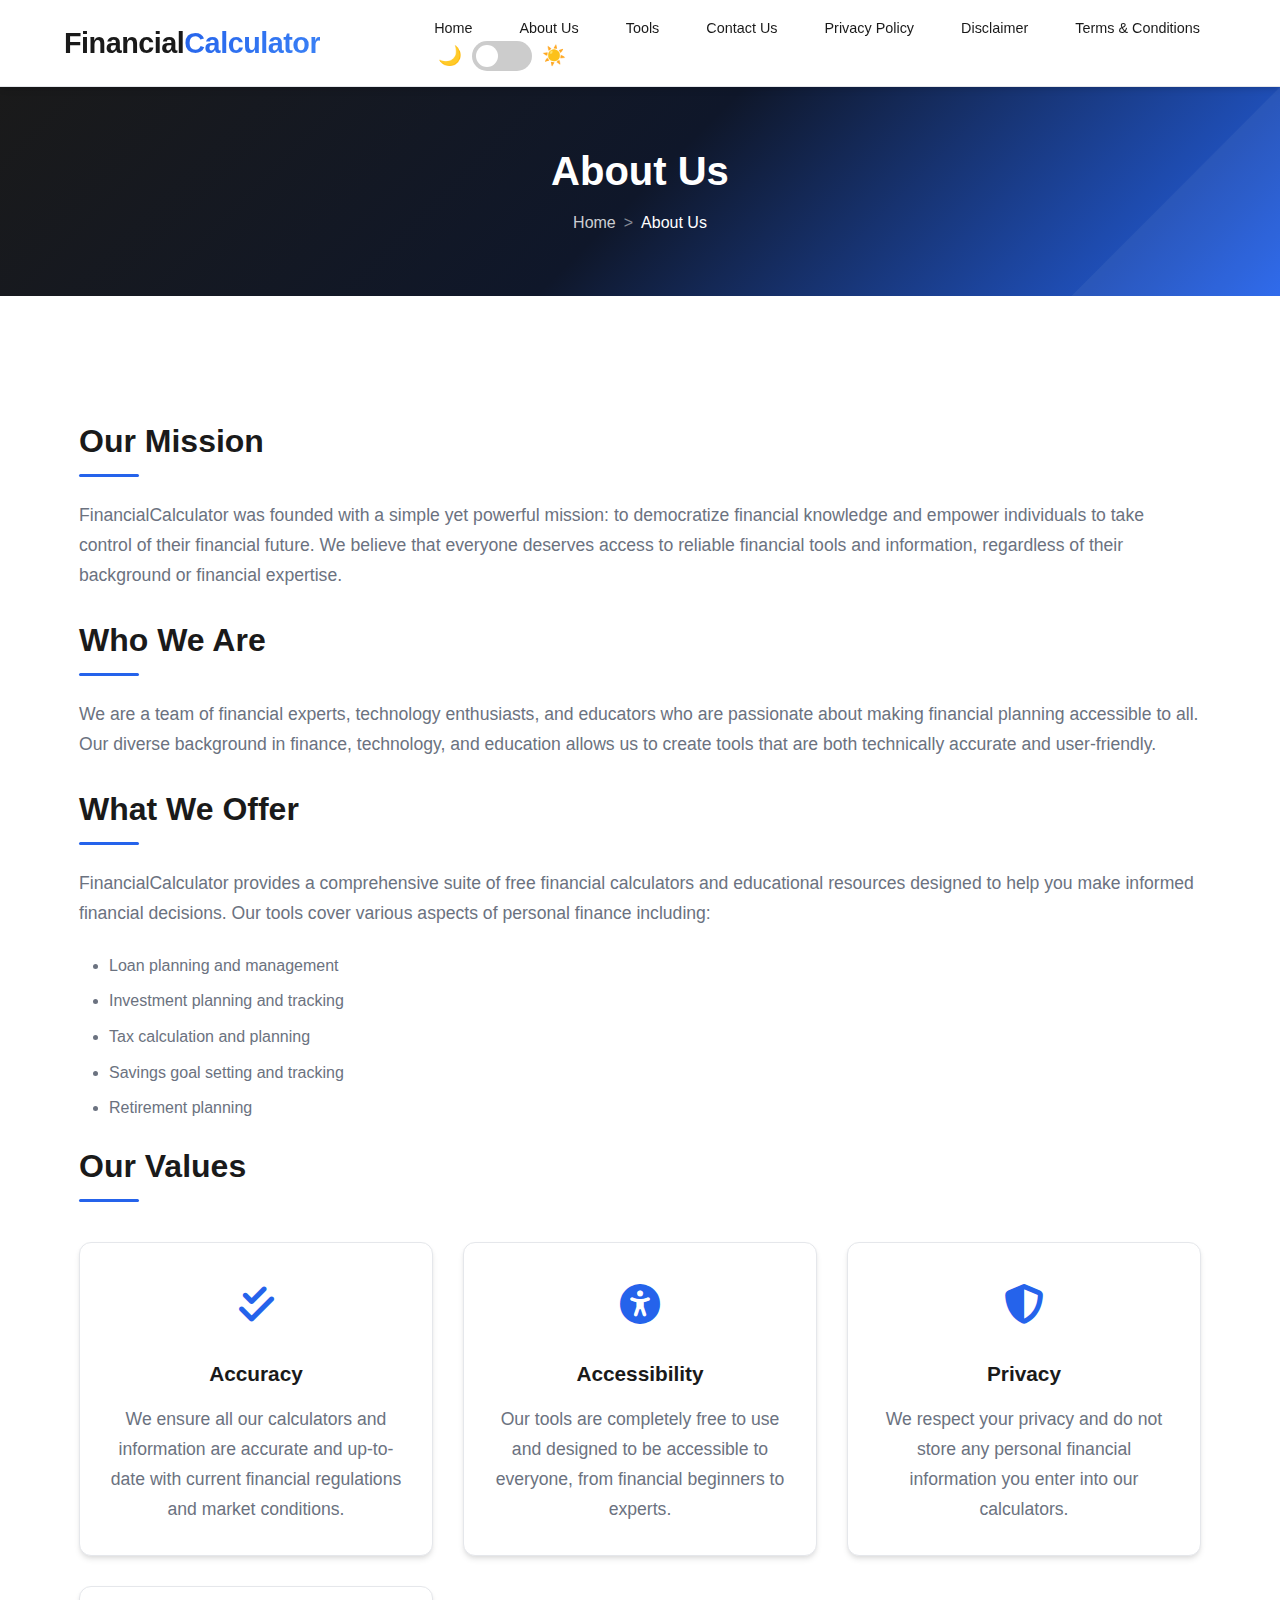
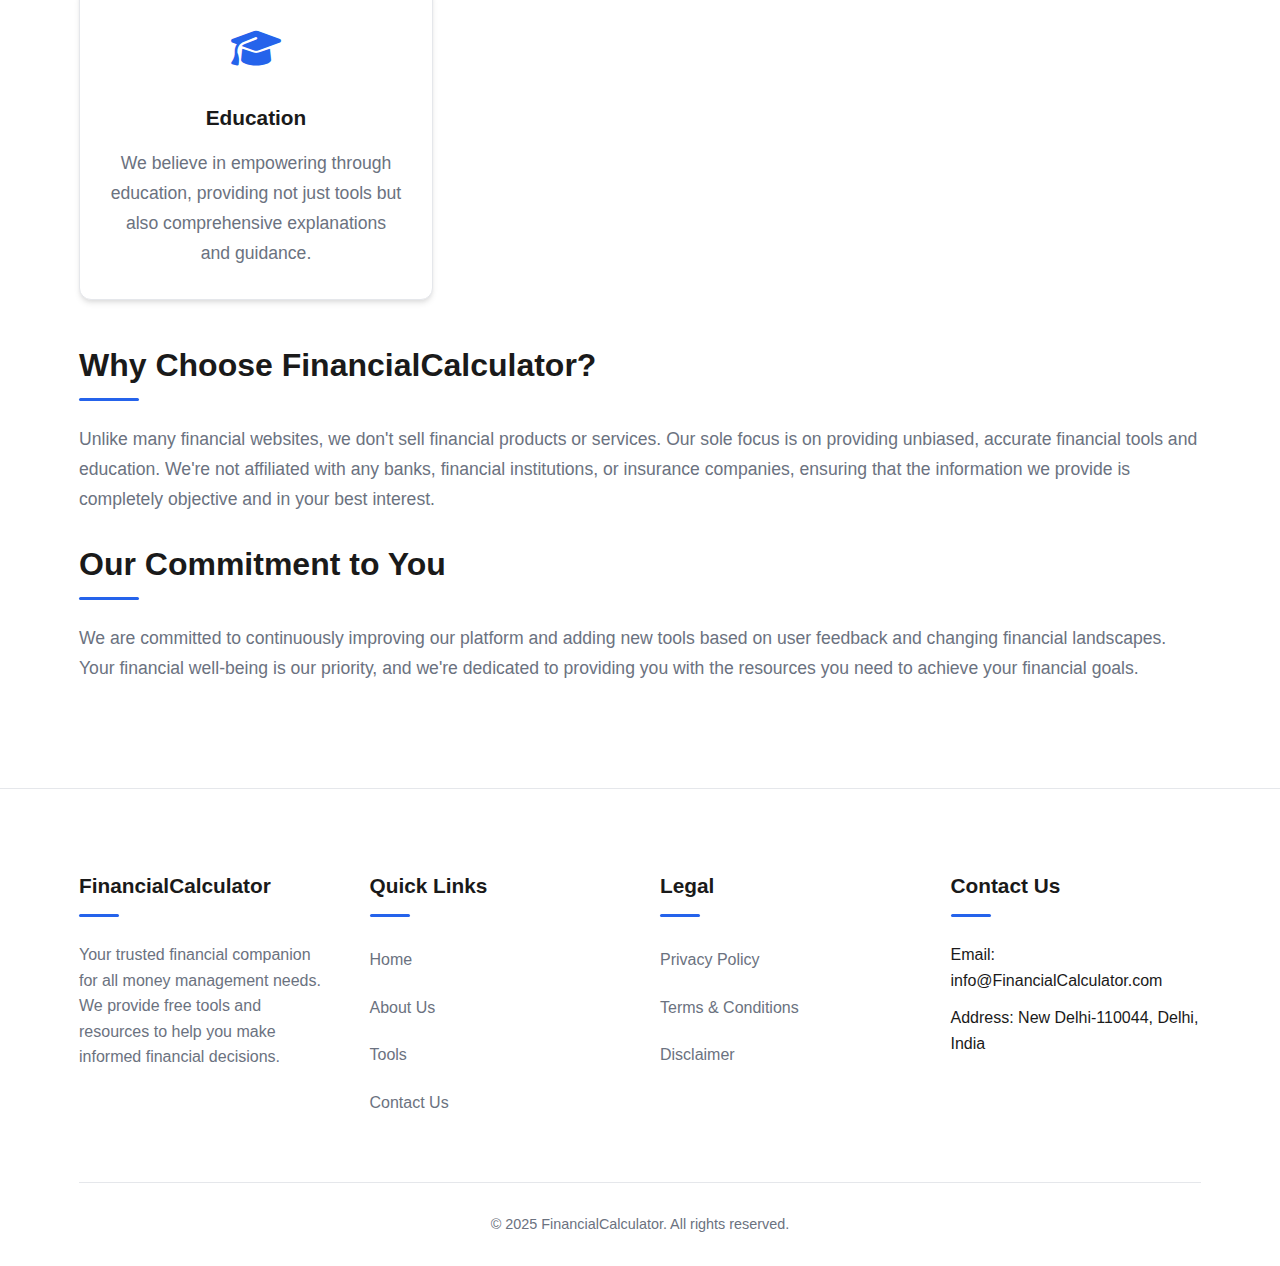
<file: pages/about.html>
<!DOCTYPE html>
<html lang="en">
<head>
    <meta charset="UTF-8">
    <meta name="viewport" content="width=device-width, initial-scale=1.0">
    <title>About Us - FinancialCalculator | Your Financial Companion</title>
    <meta name="description" content="Learn about FinancialCalculator - your trusted financial companion. Our mission is to provide free financial tools and education for better money management.">
    <link rel="icon" type="image/x-icon" href="images/logo.jpg">
    
    <style>
        /* Reset and Base Styles */
        * {
            margin: 0;
            padding: 0;
            box-sizing: border-box;
            font-family: 'Segoe UI', Tahoma, Geneva, Verdana, sans-serif;
        }

        :root {
            /* Light Theme Colors */
            --primary: #1a1a1a;
            --secondary: #2563eb;
            --accent: #3b82f6;
            --light: #f8fafc;
            --dark: #0f172a;
            --success: #10b981;
            --warning: #f59e0b;
            --background: #ffffff;
            --surface: #ffffff;
            --text-primary: #1a1a1a;
            --text-secondary: #6b7280;
            --border: #e5e7eb;
            --shadow: 0 4px 6px -1px rgba(0, 0, 0, 0.1), 0 2px 4px -1px rgba(0, 0, 0, 0.06);
            --shadow-hover: 0 20px 25px -5px rgba(0, 0, 0, 0.1), 0 10px 10px -5px rgba(0, 0, 0, 0.04);
        }

        [data-theme="dark"] {
            /* Dark Theme Colors */
            --primary: #f8fafc;
            --secondary: #60a5fa;
            --accent: #3b82f6;
            --light: #1e293b;
            --dark: #0f172a;
            --background: #0f172a;
            --surface: #1e293b;
            --text-primary: #f8fafc;
            --text-secondary: #cbd5e1;
            --border: #334155;
            --shadow: 0 4px 6px -1px rgba(0, 0, 0, 0.3), 0 2px 4px -1px rgba(0, 0, 0, 0.2);
            --shadow-hover: 0 20px 25px -5px rgba(0, 0, 0, 0.4), 0 10px 10px -5px rgba(0, 0, 0, 0.3);
        }

        body {
            background-color: var(--background);
            color: var(--text-primary);
            line-height: 1.6;
            font-weight: 400;
            transition: all 0.3s ease;
        }

        a {
            text-decoration: none;
            color: inherit;
        }

        .container {
            width: 90%;
            max-width: 1200px;
            margin: 0 auto;
            padding: 0 15px;
        }

        /* Theme Toggle Switch */
        .theme-toggle {
            display: flex;
            align-items: center;
            gap: 10px;
            margin-left: 20px;
        }

        .theme-switch {
            position: relative;
            display: inline-block;
            width: 60px;
            height: 30px;
        }

        .theme-switch input {
            opacity: 0;
            width: 0;
            height: 0;
        }

        .slider {
            position: absolute;
            cursor: pointer;
            top: 0;
            left: 0;
            right: 0;
            bottom: 0;
            background-color: #ccc;
            transition: .4s;
            border-radius: 34px;
        }

        .slider:before {
            position: absolute;
            content: "";
            height: 22px;
            width: 22px;
            left: 4px;
            bottom: 4px;
            background-color: white;
            transition: .4s;
            border-radius: 50%;
        }

        input:checked + .slider {
            background: linear-gradient(135deg, var(--secondary), var(--accent));
        }

        input:checked + .slider:before {
            transform: translateX(30px);
        }

        .theme-icon {
            font-size: 1.2rem;
        }

        /* Header Styles */
        header {
            background: var(--surface);
            color: var(--text-primary);
            box-shadow: var(--shadow);
            position: sticky;
            top: 0;
            z-index: 100;
            backdrop-filter: blur(10px);
            border-bottom: 1px solid var(--border);
            transition: all 0.3s ease;
        }

        .header-container {
            display: flex;
            justify-content: space-between;
            align-items: center;
            padding: 15px 0;
            min-height: 70px;
        }

        .logo {
            font-size: 1.8rem;
            font-weight: 800;
            color: var(--text-primary);
            letter-spacing: -0.5px;
            white-space: nowrap;
            transition: color 0.3s ease;
        }

        .logo span {
            color: var(--secondary);
            background: linear-gradient(135deg, var(--secondary), var(--accent));
            -webkit-background-clip: text;
            -webkit-text-fill-color: transparent;
            background-clip: text;
        }

        nav ul {
            display: flex;
            list-style: none;
            gap: 15px;
            align-items: center;
            flex-wrap: nowrap;
            margin: 0;
            padding: 0;
        }

        nav ul li a {
            font-weight: 500;
            transition: all 0.3s ease;
            padding: 8px 16px;
            border-radius: 8px;
            font-size: 0.9rem;
            white-space: nowrap;
            color: var(--text-primary);
        }

        nav ul li a:hover {
            color: var(--secondary);
            background-color: rgba(37, 99, 235, 0.1);
            transform: translateY(-1px);
        }

        .mobile-menu-btn {
            display: none;
            background: none;
            border: none;
            color: var(--text-primary);
            font-size: 1.5rem;
            cursor: pointer;
            padding: 5px;
            border-radius: 6px;
            transition: background-color 0.3s;
        }

        .mobile-menu-btn:hover {
            background-color: var(--border);
        }

        /* Page Header */
        .page-header {
            background: linear-gradient(135deg, var(--primary) 0%, var(--dark) 50%, var(--secondary) 100%);
            color: white;
            padding: 60px 0;
            text-align: center;
            position: relative;
            overflow: hidden;
        }

        .page-header::before {
            content: '';
            position: absolute;
            top: 0;
            left: 0;
            right: 0;
            bottom: 0;
            background: url('data:image/svg+xml,<svg xmlns="http://www.w3.org/2000/svg" viewBox="0 0 1000 1000"><polygon fill="rgba(255,255,255,0.05)" points="0,1000 1000,0 1000,1000"/></svg>');
            background-size: cover;
        }

        .page-header h1 {
            font-size: 2.5rem;
            margin-bottom: 15px;
            font-weight: 800;
            line-height: 1.2;
            position: relative;
        }

        .breadcrumb {
            display: flex;
            justify-content: center;
            list-style: none;
            gap: 0.5rem;
            position: relative;
        }

        .breadcrumb a {
            color: rgba(255, 255, 255, 0.8);
            text-decoration: none;
            transition: var(--transition);
        }

        .breadcrumb a:hover {
            color: white;
        }

        .breadcrumb li:not(:last-child)::after {
            content: ">";
            margin-left: 0.5rem;
            color: rgba(255, 255, 255, 0.5);
        }

        /* Content Section */
        .content-section {
            padding: 60px 0 40px;
        }

        .content-section h2 {
            font-size: 2rem;
            margin-bottom: 1.5rem;
            color: var(--text-primary);
            font-weight: 700;
            position: relative;
            padding-bottom: 10px;
        }

        .content-section h2::after {
            content: '';
            position: absolute;
            left: 0;
            bottom: 0;
            width: 60px;
            height: 3px;
            background: var(--secondary);
            border-radius: 2px;
        }

        .content-section p {
            margin-bottom: 1.5rem;
            color: var(--text-secondary);
            font-size: 1.1rem;
            line-height: 1.7;
        }

        .content-section ul {
            margin: 20px 0;
            padding-left: 30px;
        }

        .content-section li {
            margin-bottom: 10px;
            color: var(--text-secondary);
            line-height: 1.6;
        }

        .content-section strong {
            color: var(--text-primary);
            font-weight: 600;
        }

        /* Values Grid */
        .values-grid {
            display: grid;
            grid-template-columns: repeat(auto-fit, minmax(280px, 1fr));
            gap: 30px;
            margin: 40px 0;
        }

        .value-card {
            background: var(--surface);
            padding: 30px;
            border-radius: 12px;
            box-shadow: var(--shadow);
            border: 1px solid var(--border);
            transition: all 0.3s ease;
            text-align: center;
        }

        .value-card:hover {
            transform: translateY(-5px);
            box-shadow: var(--shadow-hover);
        }

        .value-icon {
            font-size: 2.5rem;
            margin-bottom: 20px;
            color: var(--secondary);
        }

        .value-card h3 {
            margin-bottom: 15px;
            color: var(--text-primary);
            font-size: 1.3rem;
            font-weight: 600;
        }

        .value-card p {
            color: var(--text-secondary);
            margin: 0;
        }

        /* Footer */
        footer {
            background: var(--surface);
            color: var(--text-primary);
            padding: 80px 0 30px;
            border-top: 1px solid var(--border);
            transition: all 0.3s ease;
        }

        .footer-content {
            display: grid;
            grid-template-columns: repeat(auto-fit, minmax(250px, 1fr));
            gap: 40px;
            margin-bottom: 50px;
        }

        .footer-column h3 {
            margin-bottom: 25px;
            font-size: 1.3rem;
            position: relative;
            padding-bottom: 15px;
            font-weight: 700;
            color: var(--text-primary);
        }

        .footer-column h3::after {
            content: '';
            position: absolute;
            left: 0;
            bottom: 0;
            width: 40px;
            height: 3px;
            background: var(--secondary);
            border-radius: 2px;
        }

        .footer-column p {
            color: var(--text-secondary);
            line-height: 1.6;
            margin-bottom: 20px;
        }

        .footer-column ul {
            list-style: none;
        }

        .footer-column ul li {
            margin-bottom: 12px;
        }

        .footer-column ul li a {
            transition: all 0.3s ease;
            color: var(--text-secondary);
            padding: 5px 0;
            display: block;
        }

        .footer-column ul li a:hover {
            color: var(--secondary);
            transform: translateX(5px);
        }

        .copyright {
            text-align: center;
            padding-top: 30px;
            border-top: 1px solid var(--border);
            font-size: 0.9rem;
            color: var(--text-secondary);
        }

        /* Responsive Design */
        @media (max-width: 968px) {
            .header-container {
                flex-wrap: wrap;
                gap: 15px;
            }
            
            nav {
                order: 3;
                width: 100%;
                display: none;
            }
            
            nav.active {
                display: block;
            }
            
            nav ul {
                flex-direction: column;
                gap: 10px;
                background: var(--surface);
                padding: 20px;
                border-radius: 12px;
                margin-top: 15px;
                border: 1px solid var(--border);
            }
            
            .mobile-menu-btn {
                display: block;
                position: static;
            }
            
            .header-container {
                min-height: auto;
                padding: 15px 0;
            }
            
            .theme-toggle {
                margin-left: auto;
                margin-right: 15px;
            }

            .page-header h1 {
                font-size: 2.2rem;
            }
        }

        @media (max-width: 768px) {
            .header-container {
                flex-direction: row;
                justify-content: space-between;
                align-items: center;
            }
            
            .logo {
                font-size: 1.5rem;
            }
            
            .mobile-menu-btn {
                display: block;
            }
            
            nav {
                position: absolute;
                top: 100%;
                left: 0;
                right: 0;
                background: var(--surface);
                box-shadow: var(--shadow-hover);
                display: none;
                border: 1px solid var(--border);
                border-top: none;
            }
            
            nav.active {
                display: block;
            }
            
            nav ul {
                flex-direction: column;
                padding: 20px;
                gap: 15px;
            }
            
            nav ul li a {
                padding: 12px 20px;
                font-size: 1rem;
                display: block;
                text-align: center;
                border: 1px solid var(--border);
            }
            
            .theme-toggle {
                margin: 10px auto;
                justify-content: center;
            }

            .page-header {
                padding: 50px 0;
            }

            .page-header h1 {
                font-size: 2rem;
            }

            .content-section {
                padding: 50px 0 30px;
            }

            .values-grid {
                grid-template-columns: 1fr;
                gap: 20px;
            }
        }

        @media (max-width: 480px) {
            .header-container {
                padding: 12px 0;
            }
            
            .logo {
                font-size: 1.4rem;
            }
            
            nav ul {
                padding: 15px;
            }
            
            nav ul li a {
                padding: 10px 15px;
                font-size: 0.9rem;
            }

            .value-card {
                padding: 20px;
            }
        }
    </style>
    
    <!-- Font Awesome for icons -->
    <link rel="stylesheet" href="https://cdnjs.cloudflare.com/ajax/libs/font-awesome/6.4.0/css/all.min.css">
</head>
<body>
    <!-- Header -->
    <header>
        <div class="container header-container">
            <a href="../index.html" class="logo">Financial<span>Calculator</span></a>
            <button class="mobile-menu-btn">☰</button>
            <nav>
                <ul>
                    <li><a href="../index.html">Home</a></li>
                    <li><a href="about.html">About Us</a></li>
                    <li><a href="../index.html#tools">Tools</a></li>
                    <li><a href="contact.html">Contact Us</a></li>
                    <li><a href="privacy-policy.html">Privacy Policy</a></li>
                    <li><a href="disclaimer.html">Disclaimer</a></li>
                    <li><a href="terms-conditions.html">Terms & Conditions</a></li>
                </ul>
                <div class="theme-toggle">
                    <span class="theme-icon">🌙</span>
                    <label class="theme-switch">
                        <input type="checkbox" id="theme-toggle">
                        <span class="slider"></span>
                    </label>
                    <span class="theme-icon">☀️</span>
                </div>
            </nav>
        </div>
    </header>

    <!-- Page Header -->
    <section class="page-header">
        <div class="container">
            <h1>About Us</h1>
            <ul class="breadcrumb">
                <li><a href="../index.html">Home</a></li>
                <li>About Us</li>
            </ul>
        </div>
    </section>

    <!-- About Content -->
    <section class="content-section">
        <div class="container">
            <div class="content-section">
                <h2>Our Mission</h2>
                <p>FinancialCalculator was founded with a simple yet powerful mission: to democratize financial knowledge and empower individuals to take control of their financial future. We believe that everyone deserves access to reliable financial tools and information, regardless of their background or financial expertise.</p>
                
                <h2>Who We Are</h2>
                <p>We are a team of financial experts, technology enthusiasts, and educators who are passionate about making financial planning accessible to all. Our diverse background in finance, technology, and education allows us to create tools that are both technically accurate and user-friendly.</p>
                
                <h2>What We Offer</h2>
                <p>FinancialCalculator provides a comprehensive suite of free financial calculators and educational resources designed to help you make informed financial decisions. Our tools cover various aspects of personal finance including:</p>
                <ul>
                    <li>Loan planning and management</li>
                    <li>Investment planning and tracking</li>
                    <li>Tax calculation and planning</li>
                    <li>Savings goal setting and tracking</li>
                    <li>Retirement planning</li>
                </ul>
                
                <h2>Our Values</h2>
                <div class="values-grid">
                    <div class="value-card">
                        <div class="value-icon">
                            <i class="fas fa-check-double"></i>
                        </div>
                        <h3>Accuracy</h3>
                        <p>We ensure all our calculators and information are accurate and up-to-date with current financial regulations and market conditions.</p>
                    </div>
                    <div class="value-card">
                        <div class="value-icon">
                            <i class="fas fa-universal-access"></i>
                        </div>
                        <h3>Accessibility</h3>
                        <p>Our tools are completely free to use and designed to be accessible to everyone, from financial beginners to experts.</p>
                    </div>
                    <div class="value-card">
                        <div class="value-icon">
                            <i class="fas fa-shield-alt"></i>
                        </div>
                        <h3>Privacy</h3>
                        <p>We respect your privacy and do not store any personal financial information you enter into our calculators.</p>
                    </div>
                    <div class="value-card">
                        <div class="value-icon">
                            <i class="fas fa-graduation-cap"></i>
                        </div>
                        <h3>Education</h3>
                        <p>We believe in empowering through education, providing not just tools but also comprehensive explanations and guidance.</p>
                    </div>
                </div>
                
                <h2>Why Choose FinancialCalculator?</h2>
                <p>Unlike many financial websites, we don't sell financial products or services. Our sole focus is on providing unbiased, accurate financial tools and education. We're not affiliated with any banks, financial institutions, or insurance companies, ensuring that the information we provide is completely objective and in your best interest.</p>
                
                <h2>Our Commitment to You</h2>
                <p>We are committed to continuously improving our platform and adding new tools based on user feedback and changing financial landscapes. Your financial well-being is our priority, and we're dedicated to providing you with the resources you need to achieve your financial goals.</p>
            </div>
        </div>
    </section>

    <!-- Footer -->
    <footer>
        <div class="container">
            <div class="footer-content">
                <div class="footer-column">
                    <h3>FinancialCalculator</h3>
                    <p>Your trusted financial companion for all money management needs. We provide free tools and resources to help you make informed financial decisions.</p>
                </div>
                <div class="footer-column">
                    <h3>Quick Links</h3>
                    <ul>
                        <li><a href="../index.html">Home</a></li>
                        <li><a href="about.html">About Us</a></li>
                        <li><a href="../index.html#tools">Tools</a></li>
                        <li><a href="contact.html">Contact Us</a></li>
                    </ul>
                </div>
                <div class="footer-column">
                    <h3>Legal</h3>
                    <ul>
                        <li><a href="privacy-policy.html">Privacy Policy</a></li>
                        <li><a href="terms-conditions.html">Terms & Conditions</a></li>
                        <li><a href="disclaimer.html">Disclaimer</a></li>
                    </ul>
                </div>
                <div class="footer-column">
                    <h3>Contact Us</h3>
                    <ul>
                        <li>Email: info@FinancialCalculator.com</li>
                        <li>Address: New Delhi-110044, Delhi, India</li>
                    </ul>
                </div>
            </div>
            <div class="copyright">
                <p>&copy; 2025 FinancialCalculator. All rights reserved.</p>
            </div>
        </div>
    </footer>

    <script>
        // Mobile menu toggle
        document.querySelector('.mobile-menu-btn').addEventListener('click', function() {
            document.querySelector('nav').classList.toggle('active');
        });

        // Theme toggle functionality
        const themeToggle = document.getElementById('theme-toggle');
        const savedTheme = localStorage.getItem('theme') || 'light';
        
        // Set initial theme
        document.documentElement.setAttribute('data-theme', savedTheme);
        themeToggle.checked = savedTheme === 'dark';
        
        // Toggle theme
        themeToggle.addEventListener('change', function() {
            const theme = this.checked ? 'dark' : 'light';
            document.documentElement.setAttribute('data-theme', theme);
            localStorage.setItem('theme', theme);
        });
    </script>
</body>
</html>
</file>
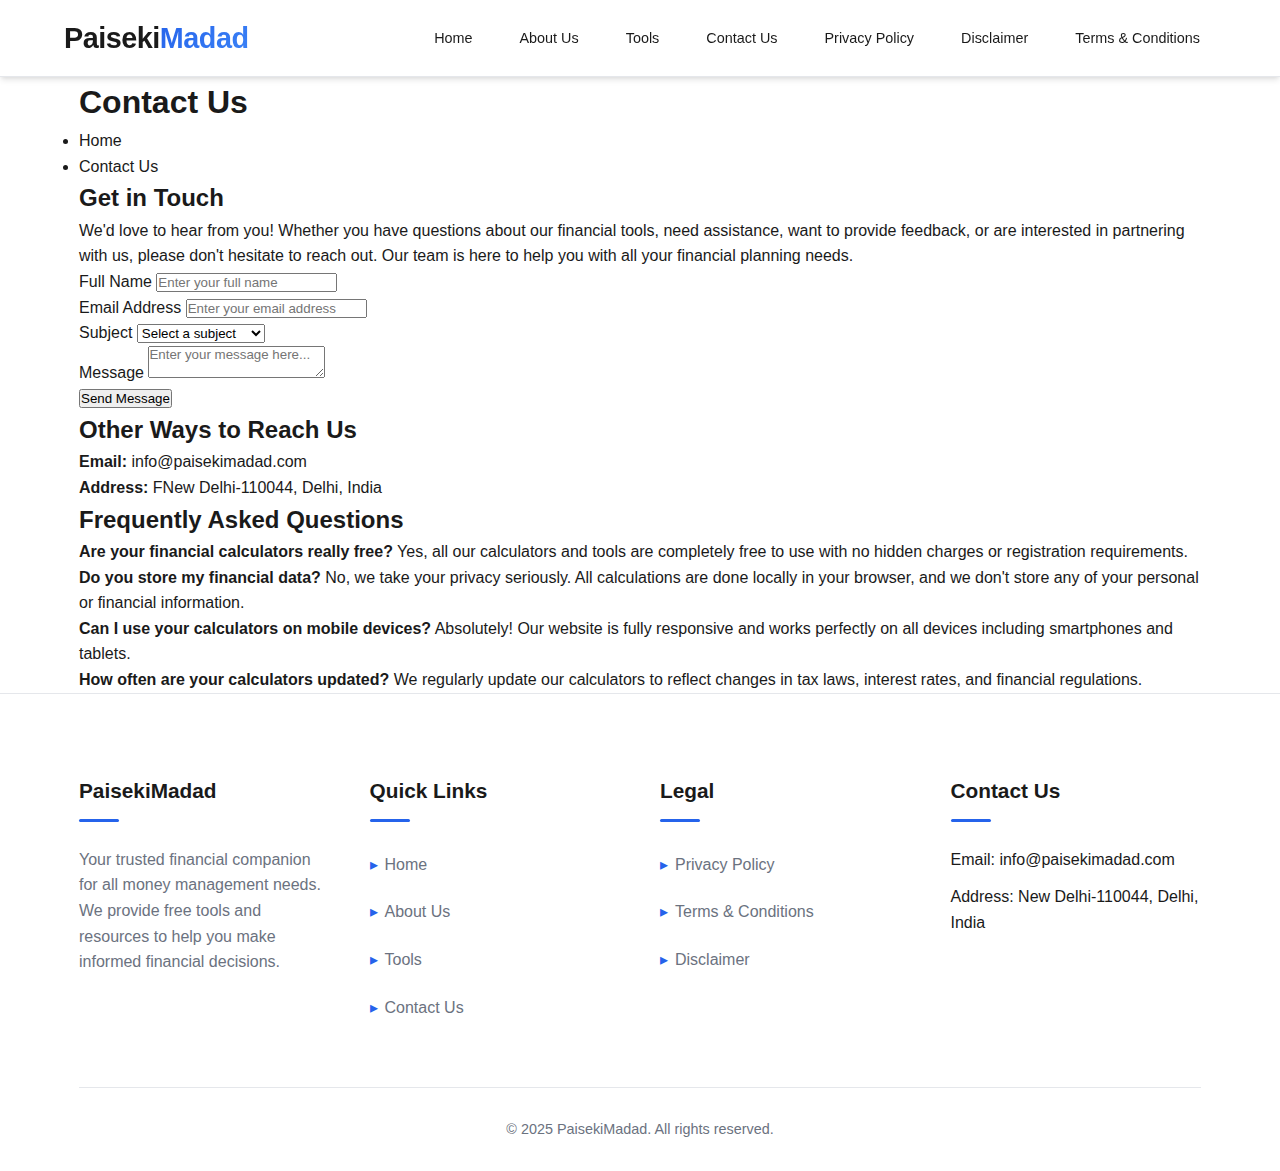
<file: pages/contact.html>
<!DOCTYPE html>
<html lang="en">
<head>
    <meta charset="UTF-8">
    <meta name="viewport" content="width=device-width, initial-scale=1.0">
    <title>Contact Us - PaisekiMadad | Get in Touch</title>
    <meta name="description" content="Contact PaisekiMadad for questions, feedback, or support. We're here to help you with your financial planning needs.">
    <link rel="icon" type="image/x-icon" href="images/logo.jpg">
    <link rel="stylesheet" href="../css/style.css">
</head>
<body>
    <!-- Header -->
    <header>
        <div class="container header-container">
            <a href="../index.html" class="logo">Paiseki<span>Madad</span></a>
            <button class="mobile-menu-btn">☰</button>
            <nav>
                <ul>
                    <li><a href="../index.html">Home</a></li>
                    <li><a href="about.html">About Us</a></li>
                    <li><a href="../index.html#tools">Tools</a></li>
                    <li><a href="contact.html">Contact Us</a></li>
                    <li><a href="privacy-policy.html">Privacy Policy</a></li>
                    <li><a href="disclaimer.html">Disclaimer</a></li>
                    <li><a href="terms-conditions.html">Terms & Conditions</a></li>
                </ul>
            </nav>
        </div>
    </header>

    <!-- Page Header -->
    <section class="page-header">
        <div class="container">
            <h1>Contact Us</h1>
            <ul class="breadcrumb">
                <li><a href="../index.html">Home</a></li>
                <li>Contact Us</li>
            </ul>
        </div>
    </section>

    <!-- Contact Content -->
    <section class="content-section">
        <div class="container">
            <div class="content-section">
                <h2>Get in Touch</h2>
                <p>We'd love to hear from you! Whether you have questions about our financial tools, need assistance, want to provide feedback, or are interested in partnering with us, please don't hesitate to reach out. Our team is here to help you with all your financial planning needs.</p>
                
                <div class="contact-form">
                    <form onsubmit="handleContactForm(event)">
                        <div class="form-group">
                            <label for="name">Full Name</label>
                            <input type="text" id="name" name="name" required placeholder="Enter your full name">
                        </div>
                        
                        <div class="form-group">
                            <label for="email">Email Address</label>
                            <input type="email" id="email" name="email" required placeholder="Enter your email address">
                        </div>
                        
                        <div class="form-group">
                            <label for="subject">Subject</label>
                            <select id="subject" name="subject" required>
                                <option value="">Select a subject</option>
                                <option value="general">General Inquiry</option>
                                <option value="support">Technical Support</option>
                                <option value="feedback">Feedback</option>
                                <option value="partnership">Partnership</option>
                                <option value="other">Other</option>
                            </select>
                        </div>
                        
                        <div class="form-group">
                            <label for="message">Message</label>
                            <textarea id="message" name="message" required placeholder="Enter your message here..."></textarea>
                        </div>
                        
                        <button type="submit" class="submit-btn">Send Message</button>
                    </form>
                </div>
                
                <h2>Other Ways to Reach Us</h2>
                <p><strong>Email:</strong> info@paisekimadad.com</p>
                <p><strong>Address:</strong> FNew Delhi-110044, Delhi, India</p>
                
                <h2>Frequently Asked Questions</h2>
                <p><strong>Are your financial calculators really free?</strong> Yes, all our calculators and tools are completely free to use with no hidden charges or registration requirements.</p>
                <p><strong>Do you store my financial data?</strong> No, we take your privacy seriously. All calculations are done locally in your browser, and we don't store any of your personal or financial information.</p>
                <p><strong>Can I use your calculators on mobile devices?</strong> Absolutely! Our website is fully responsive and works perfectly on all devices including smartphones and tablets.</p>
                <p><strong>How often are your calculators updated?</strong> We regularly update our calculators to reflect changes in tax laws, interest rates, and financial regulations.</p>
            </div>
        </div>
    </section>

    <!-- Footer -->
    <footer>
        <div class="container">
            <div class="footer-content">
                <div class="footer-column">
                    <h3>PaisekiMadad</h3>
                    <p>Your trusted financial companion for all money management needs. We provide free tools and resources to help you make informed financial decisions.</p>
                </div>
                <div class="footer-column">
                    <h3>Quick Links</h3>
                    <ul>
                        <li><a href="../index.html">Home</a></li>
                        <li><a href="about.html">About Us</a></li>
                        <li><a href="../index.html#tools">Tools</a></li>
                        <li><a href="contact.html">Contact Us</a></li>
                    </ul>
                </div>
                <div class="footer-column">
                    <h3>Legal</h3>
                    <ul>
                        <li><a href="privacy-policy.html">Privacy Policy</a></li>
                        <li><a href="terms-conditions.html">Terms & Conditions</a></li>
                        <li><a href="disclaimer.html">Disclaimer</a></li>
                    </ul>
                </div>
                <div class="footer-column">
                    <h3>Contact Us</h3>
                    <ul>
                        <li>Email: info@paisekimadad.com</li>
                        <li>Address: New Delhi-110044, Delhi, India</li>
                    </ul>
                </div>
            </div>
            <div class="copyright">
                <p>&copy; 2025 PaisekiMadad. All rights reserved.</p>
            </div>
        </div>
    </footer>

    <script src="../js/script.js"></script>
</body>
</html>
</file>
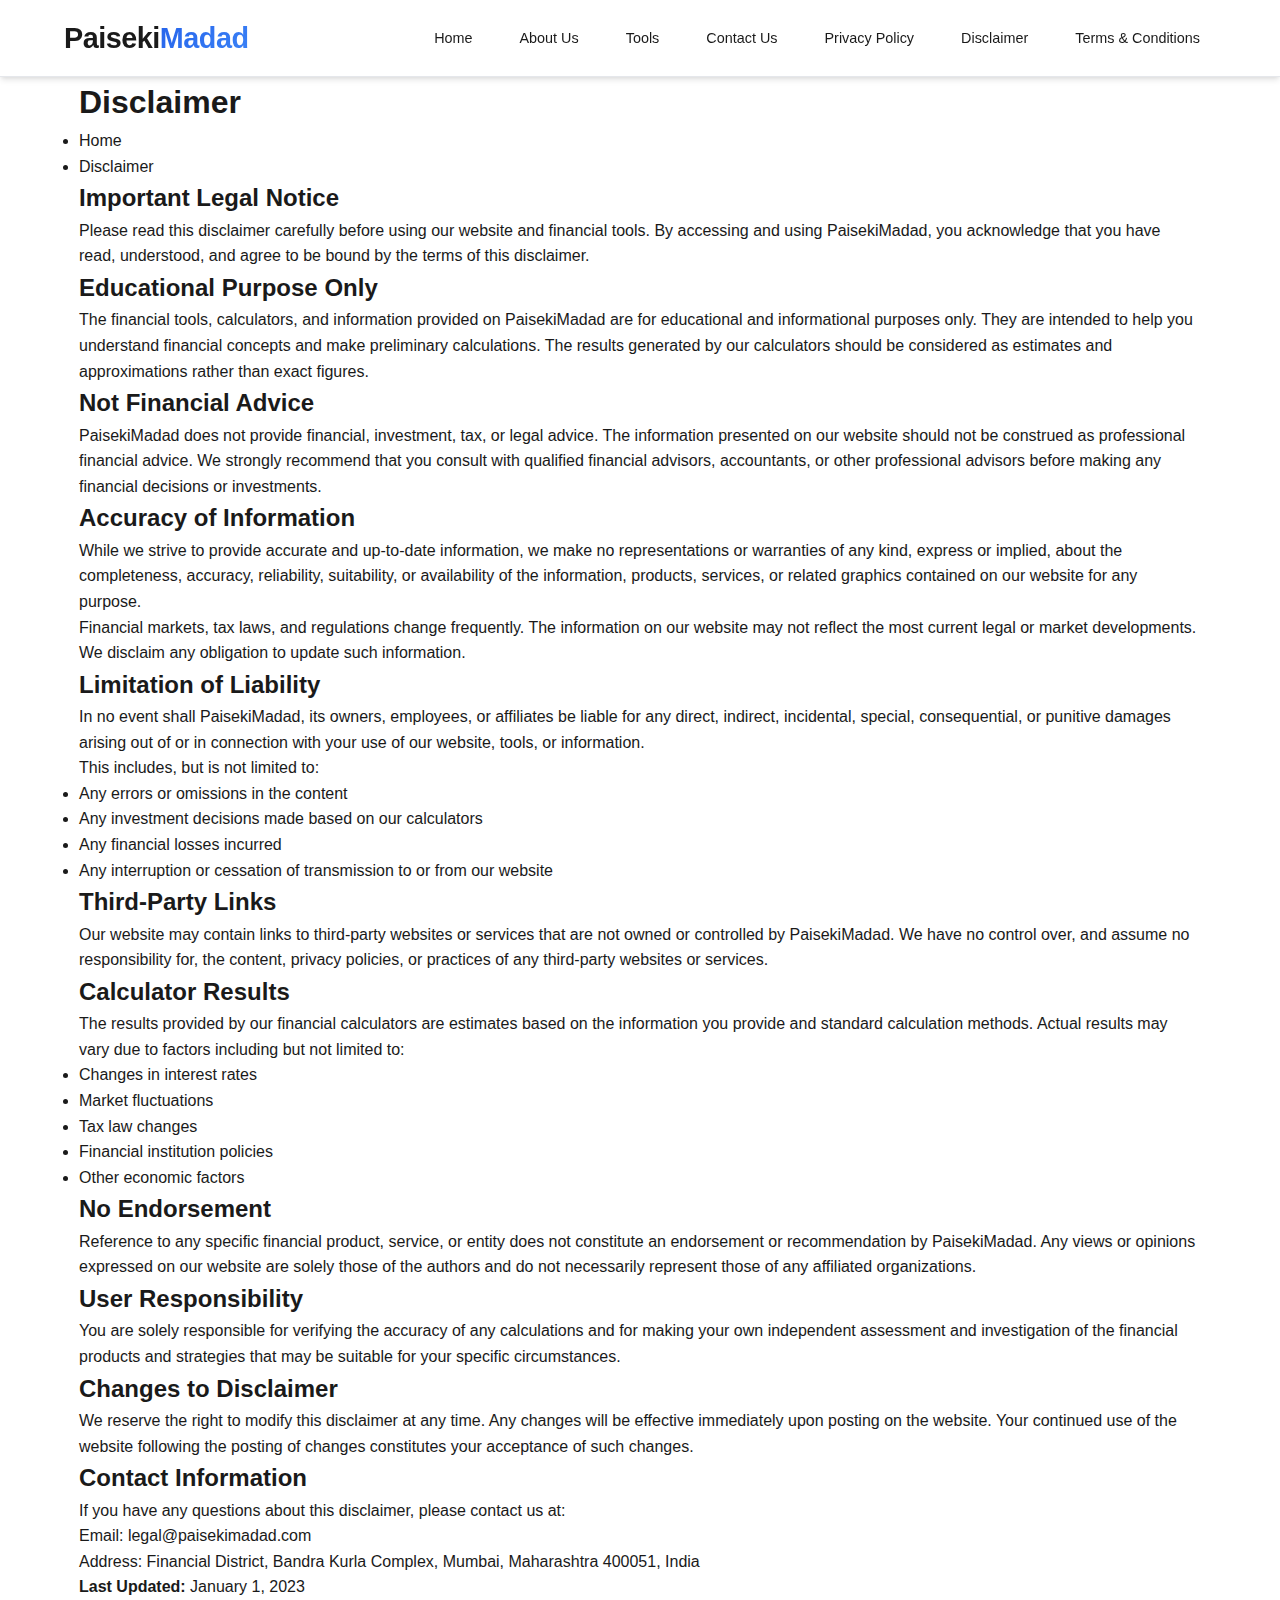
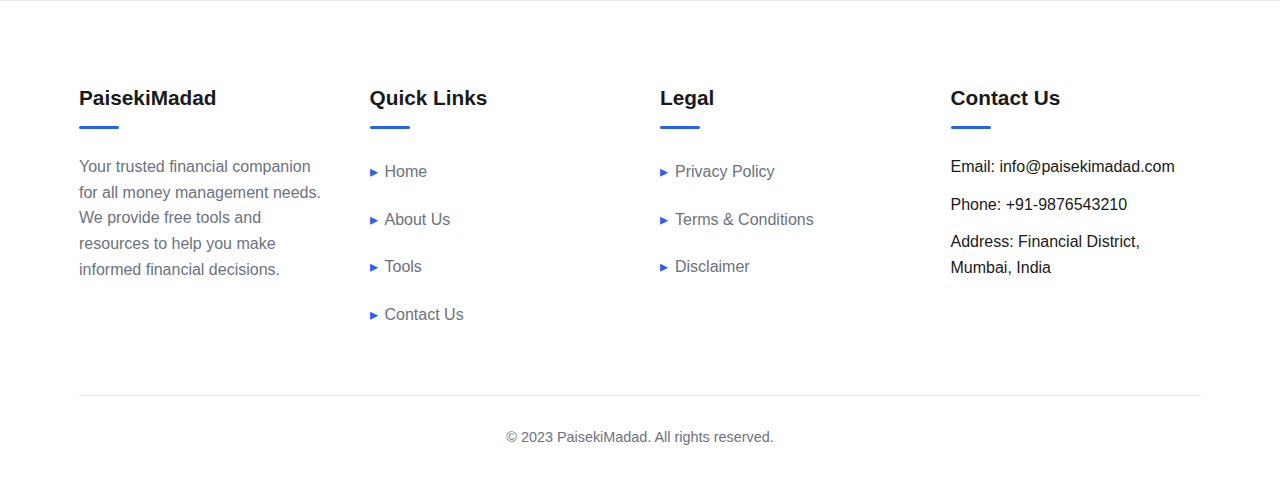
<file: pages/disclaimer.html>
<!DOCTYPE html>
<html lang="en">
<head>
    <meta charset="UTF-8">
    <meta name="viewport" content="width=device-width, initial-scale=1.0">
    <title>Disclaimer - PaisekiMadad | Important Legal Information</title>
    <meta name="description" content="Read the PaisekiMadad disclaimer to understand the limitations of our financial tools and information provided on our website.">
    <link rel="icon" type="image/x-icon" href="images/logo.jpg">
    <link rel="stylesheet" href="../css/style.css">
</head>
<body>
    <!-- Header -->
    <header>
        <div class="container header-container">
            <a href="../index.html" class="logo">Paiseki<span>Madad</span></a>
            <button class="mobile-menu-btn">☰</button>
            <nav>
                <ul>
                    <li><a href="../index.html">Home</a></li>
                    <li><a href="about.html">About Us</a></li>
                    <li><a href="../index.html#tools">Tools</a></li>
                    <li><a href="contact.html">Contact Us</a></li>
                    <li><a href="privacy-policy.html">Privacy Policy</a></li>
                    <li><a href="disclaimer.html">Disclaimer</a></li>
                    <li><a href="terms-conditions.html">Terms & Conditions</a></li>
                </ul>
            </nav>
        </div>
    </header>

    <!-- Page Header -->
    <section class="page-header">
        <div class="container">
            <h1>Disclaimer</h1>
            <ul class="breadcrumb">
                <li><a href="../index.html">Home</a></li>
                <li>Disclaimer</li>
            </ul>
        </div>
    </section>

    <!-- Disclaimer Content -->
    <section class="content-section">
        <div class="container">
            <div class="content-section">
                <h2>Important Legal Notice</h2>
                <p>Please read this disclaimer carefully before using our website and financial tools. By accessing and using PaisekiMadad, you acknowledge that you have read, understood, and agree to be bound by the terms of this disclaimer.</p>
                
                <h2>Educational Purpose Only</h2>
                <p>The financial tools, calculators, and information provided on PaisekiMadad are for educational and informational purposes only. They are intended to help you understand financial concepts and make preliminary calculations. The results generated by our calculators should be considered as estimates and approximations rather than exact figures.</p>
                
                <h2>Not Financial Advice</h2>
                <p>PaisekiMadad does not provide financial, investment, tax, or legal advice. The information presented on our website should not be construed as professional financial advice. We strongly recommend that you consult with qualified financial advisors, accountants, or other professional advisors before making any financial decisions or investments.</p>
                
                <h2>Accuracy of Information</h2>
                <p>While we strive to provide accurate and up-to-date information, we make no representations or warranties of any kind, express or implied, about the completeness, accuracy, reliability, suitability, or availability of the information, products, services, or related graphics contained on our website for any purpose.</p>
                <p>Financial markets, tax laws, and regulations change frequently. The information on our website may not reflect the most current legal or market developments. We disclaim any obligation to update such information.</p>
                
                <h2>Limitation of Liability</h2>
                <p>In no event shall PaisekiMadad, its owners, employees, or affiliates be liable for any direct, indirect, incidental, special, consequential, or punitive damages arising out of or in connection with your use of our website, tools, or information.</p>
                <p>This includes, but is not limited to:</p>
                <ul>
                    <li>Any errors or omissions in the content</li>
                    <li>Any investment decisions made based on our calculators</li>
                    <li>Any financial losses incurred</li>
                    <li>Any interruption or cessation of transmission to or from our website</li>
                </ul>
                
                <h2>Third-Party Links</h2>
                <p>Our website may contain links to third-party websites or services that are not owned or controlled by PaisekiMadad. We have no control over, and assume no responsibility for, the content, privacy policies, or practices of any third-party websites or services.</p>
                
                <h2>Calculator Results</h2>
                <p>The results provided by our financial calculators are estimates based on the information you provide and standard calculation methods. Actual results may vary due to factors including but not limited to:</p>
                <ul>
                    <li>Changes in interest rates</li>
                    <li>Market fluctuations</li>
                    <li>Tax law changes</li>
                    <li>Financial institution policies</li>
                    <li>Other economic factors</li>
                </ul>
                
                <h2>No Endorsement</h2>
                <p>Reference to any specific financial product, service, or entity does not constitute an endorsement or recommendation by PaisekiMadad. Any views or opinions expressed on our website are solely those of the authors and do not necessarily represent those of any affiliated organizations.</p>
                
                <h2>User Responsibility</h2>
                <p>You are solely responsible for verifying the accuracy of any calculations and for making your own independent assessment and investigation of the financial products and strategies that may be suitable for your specific circumstances.</p>
                
                <h2>Changes to Disclaimer</h2>
                <p>We reserve the right to modify this disclaimer at any time. Any changes will be effective immediately upon posting on the website. Your continued use of the website following the posting of changes constitutes your acceptance of such changes.</p>
                
                <h2>Contact Information</h2>
                <p>If you have any questions about this disclaimer, please contact us at:</p>
                <p>Email: legal@paisekimadad.com<br>
                Address: Financial District, Bandra Kurla Complex, Mumbai, Maharashtra 400051, India</p>
                
                <p><strong>Last Updated:</strong> January 1, 2023</p>
            </div>
        </div>
    </section>

    <!-- Footer -->
    <footer>
        <div class="container">
            <div class="footer-content">
                <div class="footer-column">
                    <h3>PaisekiMadad</h3>
                    <p>Your trusted financial companion for all money management needs. We provide free tools and resources to help you make informed financial decisions.</p>
                </div>
                <div class="footer-column">
                    <h3>Quick Links</h3>
                    <ul>
                        <li><a href="../index.html">Home</a></li>
                        <li><a href="about.html">About Us</a></li>
                        <li><a href="../index.html#tools">Tools</a></li>
                        <li><a href="contact.html">Contact Us</a></li>
                    </ul>
                </div>
                <div class="footer-column">
                    <h3>Legal</h3>
                    <ul>
                        <li><a href="privacy-policy.html">Privacy Policy</a></li>
                        <li><a href="terms-conditions.html">Terms & Conditions</a></li>
                        <li><a href="disclaimer.html">Disclaimer</a></li>
                    </ul>
                </div>
                <div class="footer-column">
                    <h3>Contact Us</h3>
                    <ul>
                        <li>Email: info@paisekimadad.com</li>
                        <li>Phone: +91-9876543210</li>
                        <li>Address: Financial District, Mumbai, India</li>
                    </ul>
                </div>
            </div>
            <div class="copyright">
                <p>&copy; 2023 PaisekiMadad. All rights reserved.</p>
            </div>
        </div>
    </footer>

    <script src="../js/script.js"></script>
</body>
</html>
</file>
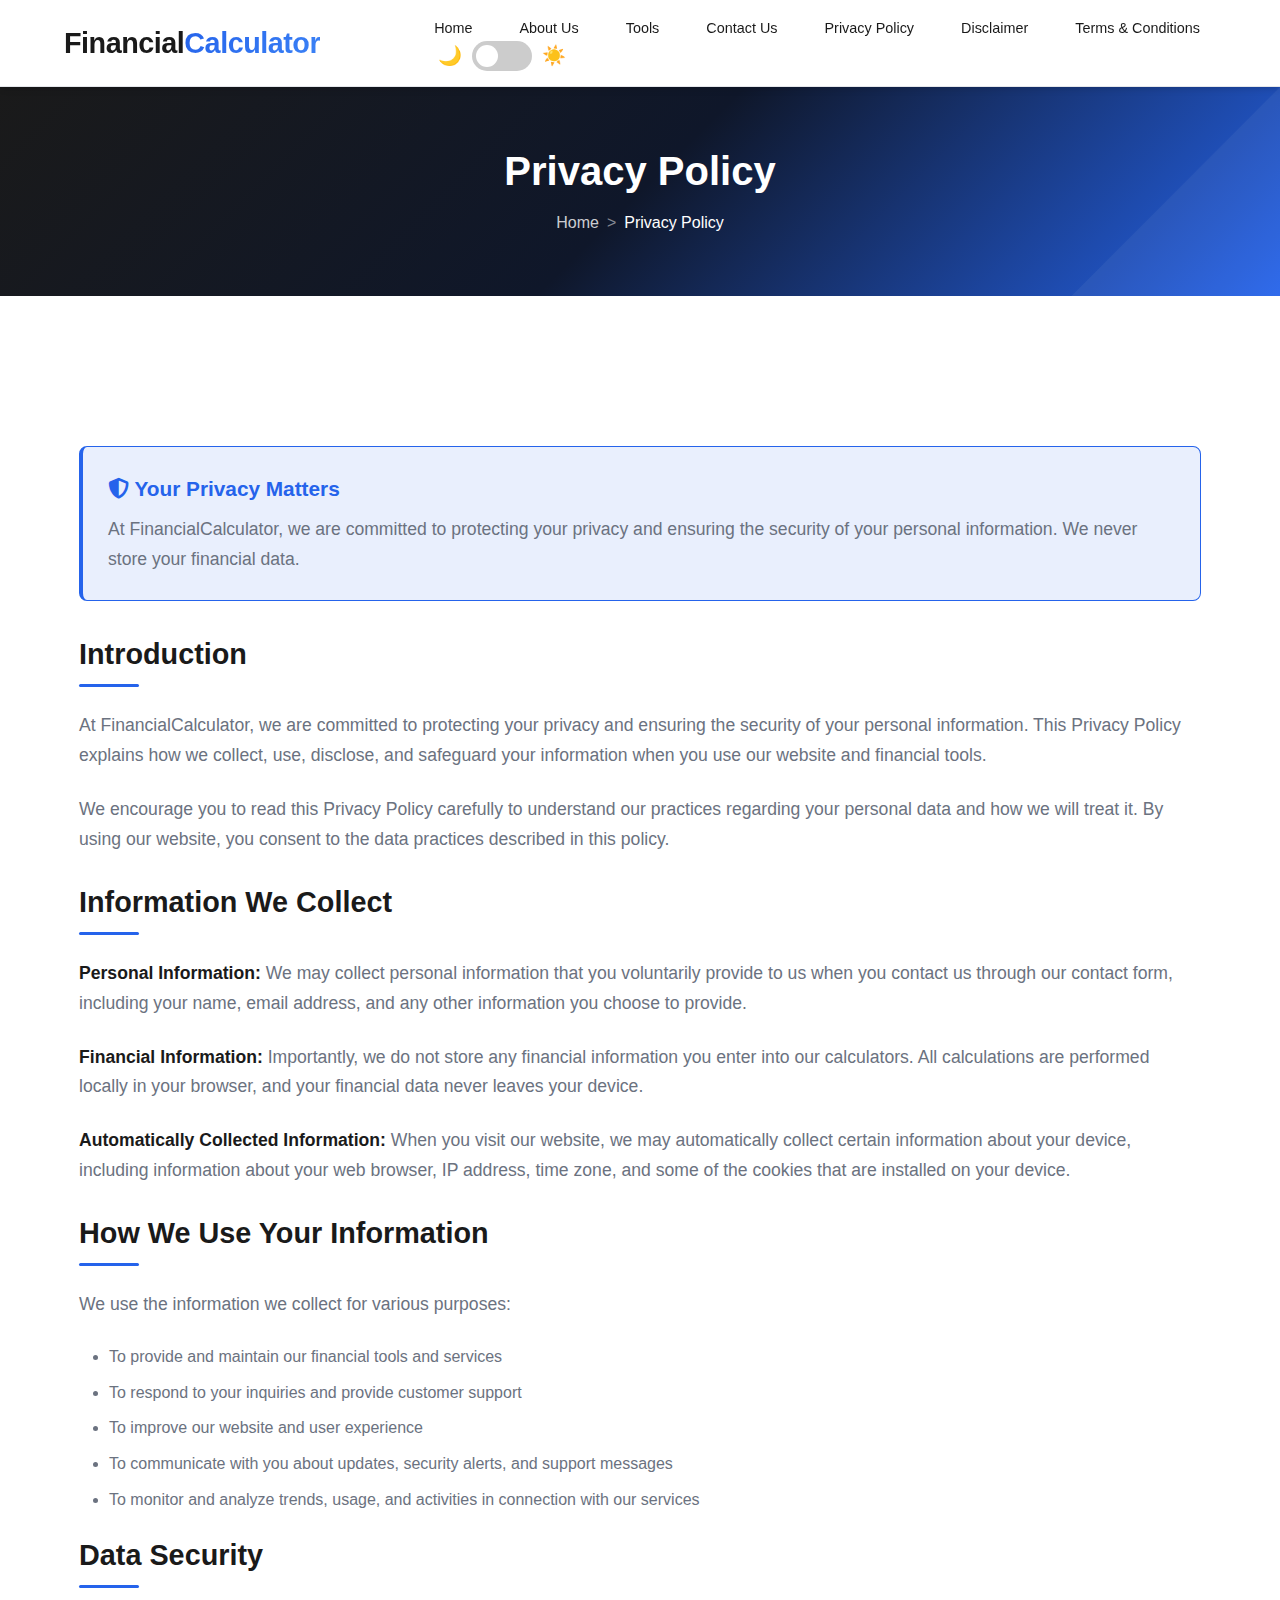
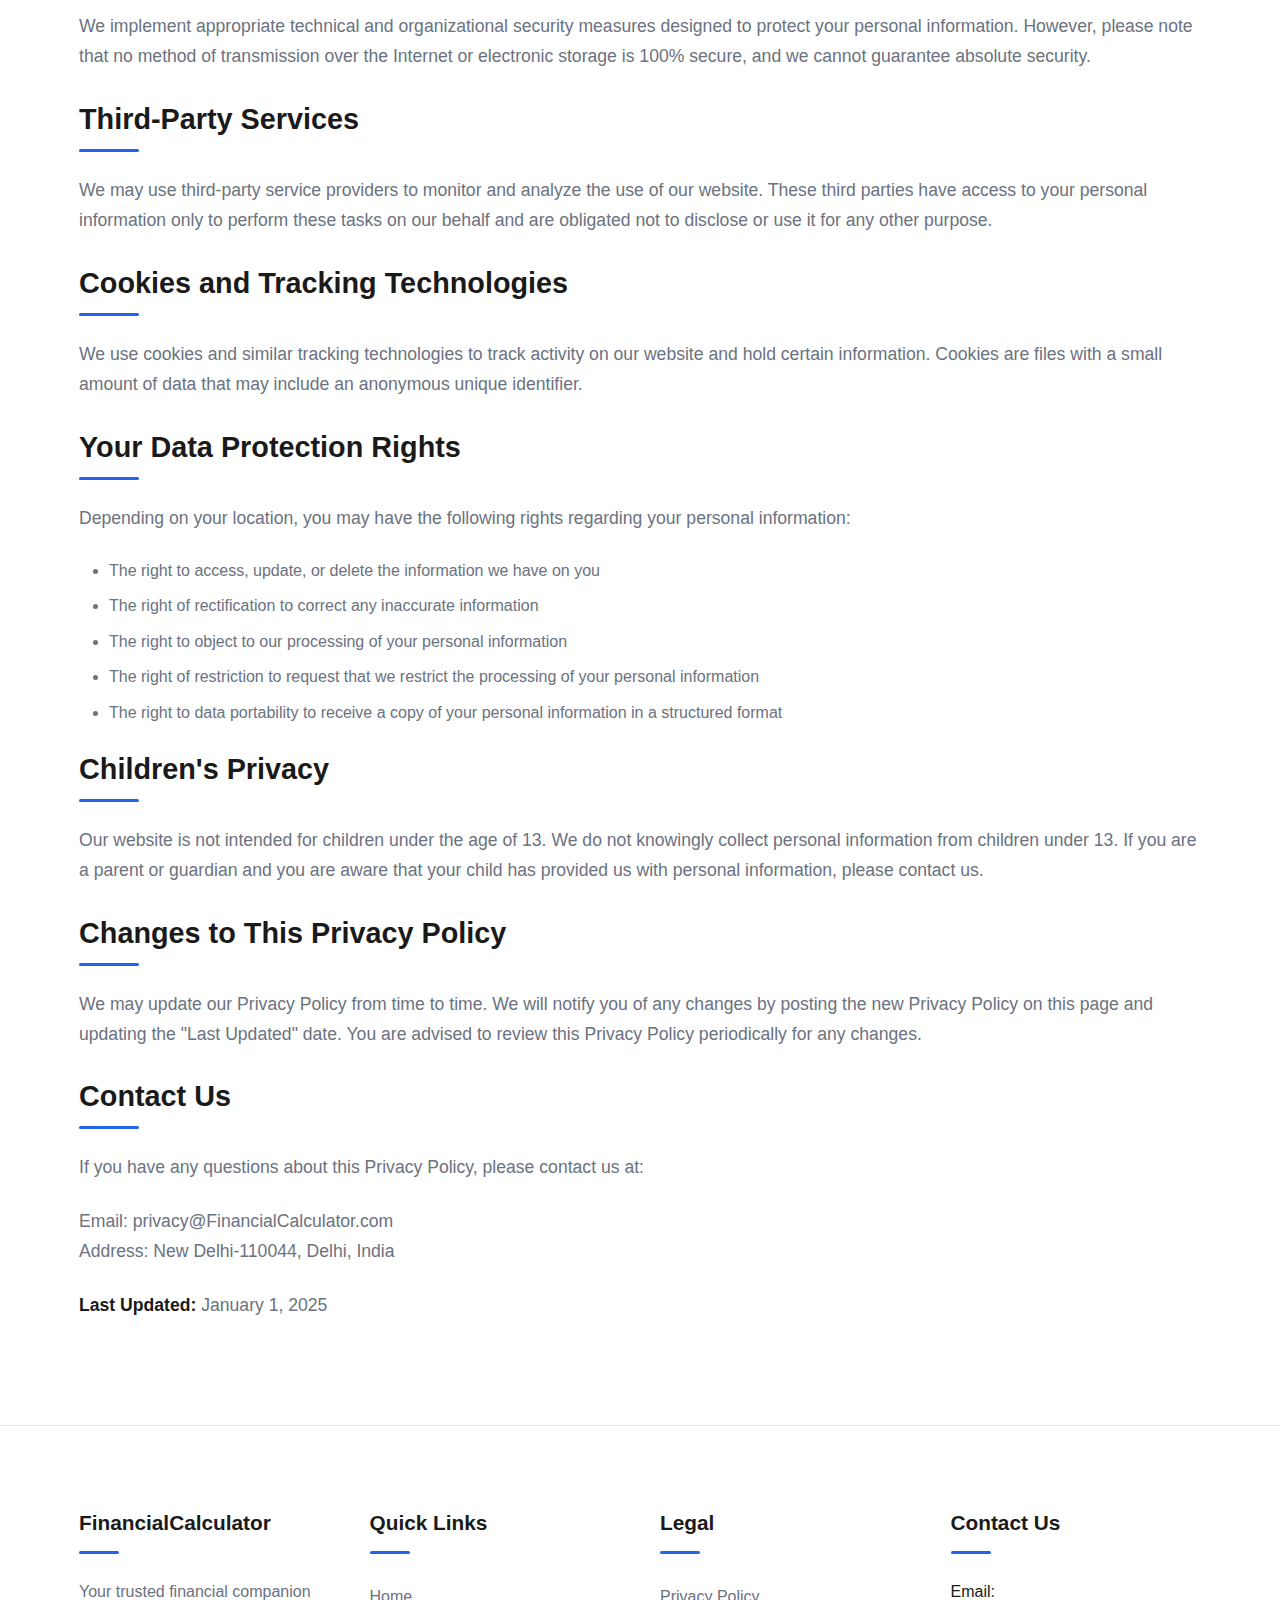
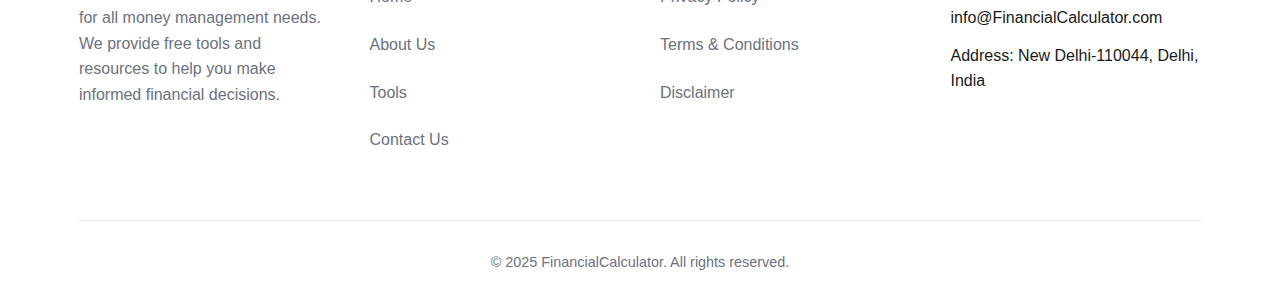
<file: pages/privacy-policy.html>
<!DOCTYPE html>
<html lang="en">
<head>
    <meta charset="UTF-8">
    <meta name="viewport" content="width=device-width, initial-scale=1.0">
    <title>Privacy Policy - FinancialCalculator | Your Data Protection</title>
    <meta name="description" content="Read FinancialCalculator's Privacy Policy to understand how we protect your data and ensure your privacy while using our financial tools.">
    <link rel="icon" type="image/x-icon" href="images/logo.jpg">
    
    <style>
        /* Reset and Base Styles */
        * {
            margin: 0;
            padding: 0;
            box-sizing: border-box;
            font-family: 'Segoe UI', Tahoma, Geneva, Verdana, sans-serif;
        }

        :root {
            /* Light Theme Colors */
            --primary: #1a1a1a;
            --secondary: #2563eb;
            --accent: #3b82f6;
            --light: #f8fafc;
            --dark: #0f172a;
            --success: #10b981;
            --warning: #f59e0b;
            --background: #ffffff;
            --surface: #ffffff;
            --text-primary: #1a1a1a;
            --text-secondary: #6b7280;
            --border: #e5e7eb;
            --shadow: 0 4px 6px -1px rgba(0, 0, 0, 0.1), 0 2px 4px -1px rgba(0, 0, 0, 0.06);
            --shadow-hover: 0 20px 25px -5px rgba(0, 0, 0, 0.1), 0 10px 10px -5px rgba(0, 0, 0, 0.04);
        }

        [data-theme="dark"] {
            /* Dark Theme Colors */
            --primary: #f8fafc;
            --secondary: #60a5fa;
            --accent: #3b82f6;
            --light: #1e293b;
            --dark: #0f172a;
            --background: #0f172a;
            --surface: #1e293b;
            --text-primary: #f8fafc;
            --text-secondary: #cbd5e1;
            --border: #334155;
            --shadow: 0 4px 6px -1px rgba(0, 0, 0, 0.3), 0 2px 4px -1px rgba(0, 0, 0, 0.2);
            --shadow-hover: 0 20px 25px -5px rgba(0, 0, 0, 0.4), 0 10px 10px -5px rgba(0, 0, 0, 0.3);
        }

        body {
            background-color: var(--background);
            color: var(--text-primary);
            line-height: 1.6;
            font-weight: 400;
            transition: all 0.3s ease;
        }

        a {
            text-decoration: none;
            color: inherit;
        }

        .container {
            width: 90%;
            max-width: 1200px;
            margin: 0 auto;
            padding: 0 15px;
        }

        /* Theme Toggle Switch */
        .theme-toggle {
            display: flex;
            align-items: center;
            gap: 10px;
            margin-left: 20px;
        }

        .theme-switch {
            position: relative;
            display: inline-block;
            width: 60px;
            height: 30px;
        }

        .theme-switch input {
            opacity: 0;
            width: 0;
            height: 0;
        }

        .slider {
            position: absolute;
            cursor: pointer;
            top: 0;
            left: 0;
            right: 0;
            bottom: 0;
            background-color: #ccc;
            transition: .4s;
            border-radius: 34px;
        }

        .slider:before {
            position: absolute;
            content: "";
            height: 22px;
            width: 22px;
            left: 4px;
            bottom: 4px;
            background-color: white;
            transition: .4s;
            border-radius: 50%;
        }

        input:checked + .slider {
            background: linear-gradient(135deg, var(--secondary), var(--accent));
        }

        input:checked + .slider:before {
            transform: translateX(30px);
        }

        .theme-icon {
            font-size: 1.2rem;
        }

        /* Header Styles */
        header {
            background: var(--surface);
            color: var(--text-primary);
            box-shadow: var(--shadow);
            position: sticky;
            top: 0;
            z-index: 100;
            backdrop-filter: blur(10px);
            border-bottom: 1px solid var(--border);
            transition: all 0.3s ease;
        }

        .header-container {
            display: flex;
            justify-content: space-between;
            align-items: center;
            padding: 15px 0;
            min-height: 70px;
        }

        .logo {
            font-size: 1.8rem;
            font-weight: 800;
            color: var(--text-primary);
            letter-spacing: -0.5px;
            white-space: nowrap;
            transition: color 0.3s ease;
        }

        .logo span {
            color: var(--secondary);
            background: linear-gradient(135deg, var(--secondary), var(--accent));
            -webkit-background-clip: text;
            -webkit-text-fill-color: transparent;
            background-clip: text;
        }

        nav ul {
            display: flex;
            list-style: none;
            gap: 15px;
            align-items: center;
            flex-wrap: nowrap;
            margin: 0;
            padding: 0;
        }

        nav ul li a {
            font-weight: 500;
            transition: all 0.3s ease;
            padding: 8px 16px;
            border-radius: 8px;
            font-size: 0.9rem;
            white-space: nowrap;
            color: var(--text-primary);
        }

        nav ul li a:hover {
            color: var(--secondary);
            background-color: rgba(37, 99, 235, 0.1);
            transform: translateY(-1px);
        }

        .mobile-menu-btn {
            display: none;
            background: none;
            border: none;
            color: var(--text-primary);
            font-size: 1.5rem;
            cursor: pointer;
            padding: 5px;
            border-radius: 6px;
            transition: background-color 0.3s;
        }

        .mobile-menu-btn:hover {
            background-color: var(--border);
        }

        /* Page Header */
        .page-header {
            background: linear-gradient(135deg, var(--primary) 0%, var(--dark) 50%, var(--secondary) 100%);
            color: white;
            padding: 60px 0;
            text-align: center;
            position: relative;
            overflow: hidden;
        }

        .page-header::before {
            content: '';
            position: absolute;
            top: 0;
            left: 0;
            right: 0;
            bottom: 0;
            background: url('data:image/svg+xml,<svg xmlns="http://www.w3.org/2000/svg" viewBox="0 0 1000 1000"><polygon fill="rgba(255,255,255,0.05)" points="0,1000 1000,0 1000,1000"/></svg>');
            background-size: cover;
        }

        .page-header h1 {
            font-size: 2.5rem;
            margin-bottom: 15px;
            font-weight: 800;
            line-height: 1.2;
            position: relative;
        }

        .breadcrumb {
            display: flex;
            justify-content: center;
            list-style: none;
            gap: 0.5rem;
            position: relative;
        }

        .breadcrumb a {
            color: rgba(255, 255, 255, 0.8);
            text-decoration: none;
            transition: var(--transition);
        }

        .breadcrumb a:hover {
            color: white;
        }

        .breadcrumb li:not(:last-child)::after {
            content: ">";
            margin-left: 0.5rem;
            color: rgba(255, 255, 255, 0.5);
        }

        /* Content Section */
        .content-section {
            padding: 60px 0 40px;
        }

        .content-section h2 {
            font-size: 1.8rem;
            margin-bottom: 1.5rem;
            color: var(--text-primary);
            font-weight: 700;
            position: relative;
            padding-bottom: 10px;
        }

        .content-section h2::after {
            content: '';
            position: absolute;
            left: 0;
            bottom: 0;
            width: 60px;
            height: 3px;
            background: var(--secondary);
            border-radius: 2px;
        }

        .content-section p {
            margin-bottom: 1.5rem;
            color: var(--text-secondary);
            font-size: 1.1rem;
            line-height: 1.7;
        }

        .content-section ul {
            margin: 20px 0;
            padding-left: 30px;
        }

        .content-section li {
            margin-bottom: 10px;
            color: var(--text-secondary);
            line-height: 1.6;
        }

        .content-section strong {
            color: var(--text-primary);
            font-weight: 600;
        }

        /* Privacy Highlight Box */
        .privacy-highlight {
            background: rgba(37, 99, 235, 0.1);
            border: 1px solid var(--secondary);
            border-left: 4px solid var(--secondary);
            padding: 25px;
            border-radius: 8px;
            margin: 30px 0;
        }

        .privacy-highlight h3 {
            color: var(--secondary);
            margin-bottom: 10px;
            font-size: 1.3rem;
        }

        .privacy-highlight p {
            margin: 0;
            color: var(--text-secondary);
        }

        /* Footer */
        footer {
            background: var(--surface);
            color: var(--text-primary);
            padding: 80px 0 30px;
            border-top: 1px solid var(--border);
            transition: all 0.3s ease;
        }

        .footer-content {
            display: grid;
            grid-template-columns: repeat(auto-fit, minmax(250px, 1fr));
            gap: 40px;
            margin-bottom: 50px;
        }

        .footer-column h3 {
            margin-bottom: 25px;
            font-size: 1.3rem;
            position: relative;
            padding-bottom: 15px;
            font-weight: 700;
            color: var(--text-primary);
        }

        .footer-column h3::after {
            content: '';
            position: absolute;
            left: 0;
            bottom: 0;
            width: 40px;
            height: 3px;
            background: var(--secondary);
            border-radius: 2px;
        }

        .footer-column p {
            color: var(--text-secondary);
            line-height: 1.6;
            margin-bottom: 20px;
        }

        .footer-column ul {
            list-style: none;
        }

        .footer-column ul li {
            margin-bottom: 12px;
        }

        .footer-column ul li a {
            transition: all 0.3s ease;
            color: var(--text-secondary);
            padding: 5px 0;
            display: block;
        }

        .footer-column ul li a:hover {
            color: var(--secondary);
            transform: translateX(5px);
        }

        .copyright {
            text-align: center;
            padding-top: 30px;
            border-top: 1px solid var(--border);
            font-size: 0.9rem;
            color: var(--text-secondary);
        }

        /* Responsive Design */
        @media (max-width: 968px) {
            .header-container {
                flex-wrap: wrap;
                gap: 15px;
            }
            
            nav {
                order: 3;
                width: 100%;
                display: none;
            }
            
            nav.active {
                display: block;
            }
            
            nav ul {
                flex-direction: column;
                gap: 10px;
                background: var(--surface);
                padding: 20px;
                border-radius: 12px;
                margin-top: 15px;
                border: 1px solid var(--border);
            }
            
            .mobile-menu-btn {
                display: block;
                position: static;
            }
            
            .header-container {
                min-height: auto;
                padding: 15px 0;
            }
            
            .theme-toggle {
                margin-left: auto;
                margin-right: 15px;
            }

            .page-header h1 {
                font-size: 2.2rem;
            }
        }

        @media (max-width: 768px) {
            .header-container {
                flex-direction: row;
                justify-content: space-between;
                align-items: center;
            }
            
            .logo {
                font-size: 1.5rem;
            }
            
            .mobile-menu-btn {
                display: block;
            }
            
            nav {
                position: absolute;
                top: 100%;
                left: 0;
                right: 0;
                background: var(--surface);
                box-shadow: var(--shadow-hover);
                display: none;
                border: 1px solid var(--border);
                border-top: none;
            }
            
            nav.active {
                display: block;
            }
            
            nav ul {
                flex-direction: column;
                padding: 20px;
                gap: 15px;
            }
            
            nav ul li a {
                padding: 12px 20px;
                font-size: 1rem;
                display: block;
                text-align: center;
                border: 1px solid var(--border);
            }
            
            .theme-toggle {
                margin: 10px auto;
                justify-content: center;
            }

            .page-header {
                padding: 50px 0;
            }

            .page-header h1 {
                font-size: 2rem;
            }

            .content-section {
                padding: 50px 0 30px;
            }
        }

        @media (max-width: 480px) {
            .header-container {
                padding: 12px 0;
            }
            
            .logo {
                font-size: 1.4rem;
            }
            
            nav ul {
                padding: 15px;
            }
            
            nav ul li a {
                padding: 10px 15px;
                font-size: 0.9rem;
            }
        }
    </style>
    
    <!-- Font Awesome for icons -->
    <link rel="stylesheet" href="https://cdnjs.cloudflare.com/ajax/libs/font-awesome/6.4.0/css/all.min.css">
</head>
<body>
    <!-- Header -->
    <header>
        <div class="container header-container">
            <a href="../index.html" class="logo">Financial<span>Calculator</span></a>
            <button class="mobile-menu-btn">☰</button>
            <nav>
                <ul>
                    <li><a href="../index.html">Home</a></li>
                    <li><a href="about.html">About Us</a></li>
                    <li><a href="../index.html#tools">Tools</a></li>
                    <li><a href="contact.html">Contact Us</a></li>
                    <li><a href="privacy-policy.html">Privacy Policy</a></li>
                    <li><a href="disclaimer.html">Disclaimer</a></li>
                    <li><a href="terms-conditions.html">Terms & Conditions</a></li>
                </ul>
                <div class="theme-toggle">
                    <span class="theme-icon">🌙</span>
                    <label class="theme-switch">
                        <input type="checkbox" id="theme-toggle">
                        <span class="slider"></span>
                    </label>
                    <span class="theme-icon">☀️</span>
                </div>
            </nav>
        </div>
    </header>

    <!-- Page Header -->
    <section class="page-header">
        <div class="container">
            <h1>Privacy Policy</h1>
            <ul class="breadcrumb">
                <li><a href="../index.html">Home</a></li>
                <li>Privacy Policy</li>
            </ul>
        </div>
    </section>

    <!-- Privacy Policy Content -->
    <section class="content-section">
        <div class="container">
            <div class="content-section">
                <div class="privacy-highlight">
                    <h3><i class="fas fa-shield-alt"></i> Your Privacy Matters</h3>
                    <p>At FinancialCalculator, we are committed to protecting your privacy and ensuring the security of your personal information. We never store your financial data.</p>
                </div>
                
                <h2>Introduction</h2>
                <p>At FinancialCalculator, we are committed to protecting your privacy and ensuring the security of your personal information. This Privacy Policy explains how we collect, use, disclose, and safeguard your information when you use our website and financial tools.</p>
                <p>We encourage you to read this Privacy Policy carefully to understand our practices regarding your personal data and how we will treat it. By using our website, you consent to the data practices described in this policy.</p>
                
                <h2>Information We Collect</h2>
                <p><strong>Personal Information:</strong> We may collect personal information that you voluntarily provide to us when you contact us through our contact form, including your name, email address, and any other information you choose to provide.</p>
                <p><strong>Financial Information:</strong> Importantly, we do not store any financial information you enter into our calculators. All calculations are performed locally in your browser, and your financial data never leaves your device.</p>
                <p><strong>Automatically Collected Information:</strong> When you visit our website, we may automatically collect certain information about your device, including information about your web browser, IP address, time zone, and some of the cookies that are installed on your device.</p>
                
                <h2>How We Use Your Information</h2>
                <p>We use the information we collect for various purposes:</p>
                <ul>
                    <li>To provide and maintain our financial tools and services</li>
                    <li>To respond to your inquiries and provide customer support</li>
                    <li>To improve our website and user experience</li>
                    <li>To communicate with you about updates, security alerts, and support messages</li>
                    <li>To monitor and analyze trends, usage, and activities in connection with our services</li>
                </ul>
                
                <h2>Data Security</h2>
                <p>We implement appropriate technical and organizational security measures designed to protect your personal information. However, please note that no method of transmission over the Internet or electronic storage is 100% secure, and we cannot guarantee absolute security.</p>
                
                <h2>Third-Party Services</h2>
                <p>We may use third-party service providers to monitor and analyze the use of our website. These third parties have access to your personal information only to perform these tasks on our behalf and are obligated not to disclose or use it for any other purpose.</p>
                
                <h2>Cookies and Tracking Technologies</h2>
                <p>We use cookies and similar tracking technologies to track activity on our website and hold certain information. Cookies are files with a small amount of data that may include an anonymous unique identifier.</p>
                
                <h2>Your Data Protection Rights</h2>
                <p>Depending on your location, you may have the following rights regarding your personal information:</p>
                <ul>
                    <li>The right to access, update, or delete the information we have on you</li>
                    <li>The right of rectification to correct any inaccurate information</li>
                    <li>The right to object to our processing of your personal information</li>
                    <li>The right of restriction to request that we restrict the processing of your personal information</li>
                    <li>The right to data portability to receive a copy of your personal information in a structured format</li>
                </ul>
                
                <h2>Children's Privacy</h2>
                <p>Our website is not intended for children under the age of 13. We do not knowingly collect personal information from children under 13. If you are a parent or guardian and you are aware that your child has provided us with personal information, please contact us.</p>
                
                <h2>Changes to This Privacy Policy</h2>
                <p>We may update our Privacy Policy from time to time. We will notify you of any changes by posting the new Privacy Policy on this page and updating the "Last Updated" date. You are advised to review this Privacy Policy periodically for any changes.</p>
                
                <h2>Contact Us</h2>
                <p>If you have any questions about this Privacy Policy, please contact us at:</p>
                <p>Email: privacy@FinancialCalculator.com<br>
                Address: New Delhi-110044, Delhi, India</p>
                
                <p><strong>Last Updated:</strong> January 1, 2025</p>
            </div>
        </div>
    </section>

    <!-- Footer -->
    <footer>
        <div class="container">
            <div class="footer-content">
                <div class="footer-column">
                    <h3>FinancialCalculator</h3>
                    <p>Your trusted financial companion for all money management needs. We provide free tools and resources to help you make informed financial decisions.</p>
                </div>
                <div class="footer-column">
                    <h3>Quick Links</h3>
                    <ul>
                        <li><a href="../index.html">Home</a></li>
                        <li><a href="about.html">About Us</a></li>
                        <li><a href="../index.html#tools">Tools</a></li>
                        <li><a href="contact.html">Contact Us</a></li>
                    </ul>
                </div>
                <div class="footer-column">
                    <h3>Legal</h3>
                    <ul>
                        <li><a href="privacy-policy.html">Privacy Policy</a></li>
                        <li><a href="terms-conditions.html">Terms & Conditions</a></li>
                        <li><a href="disclaimer.html">Disclaimer</a></li>
                    </ul>
                </div>
                <div class="footer-column">
                    <h3>Contact Us</h3>
                    <ul>
                        <li>Email: info@FinancialCalculator.com</li>
                        <li>Address: New Delhi-110044, Delhi, India</li>
                    </ul>
                </div>
            </div>
            <div class="copyright">
                <p>&copy; 2025 FinancialCalculator. All rights reserved.</p>
            </div>
        </div>
    </footer>

    <script>
        // Mobile menu toggle
        document.querySelector('.mobile-menu-btn').addEventListener('click', function() {
            document.querySelector('nav').classList.toggle('active');
        });

        // Theme toggle functionality
        const themeToggle = document.getElementById('theme-toggle');
        const savedTheme = localStorage.getItem('theme') || 'light';
        
        // Set initial theme
        document.documentElement.setAttribute('data-theme', savedTheme);
        themeToggle.checked = savedTheme === 'dark';
        
        // Toggle theme
        themeToggle.addEventListener('change', function() {
            const theme = this.checked ? 'dark' : 'light';
            document.documentElement.setAttribute('data-theme', theme);
            localStorage.setItem('theme', theme);
        });
    </script>
</body>
</html>
</file>
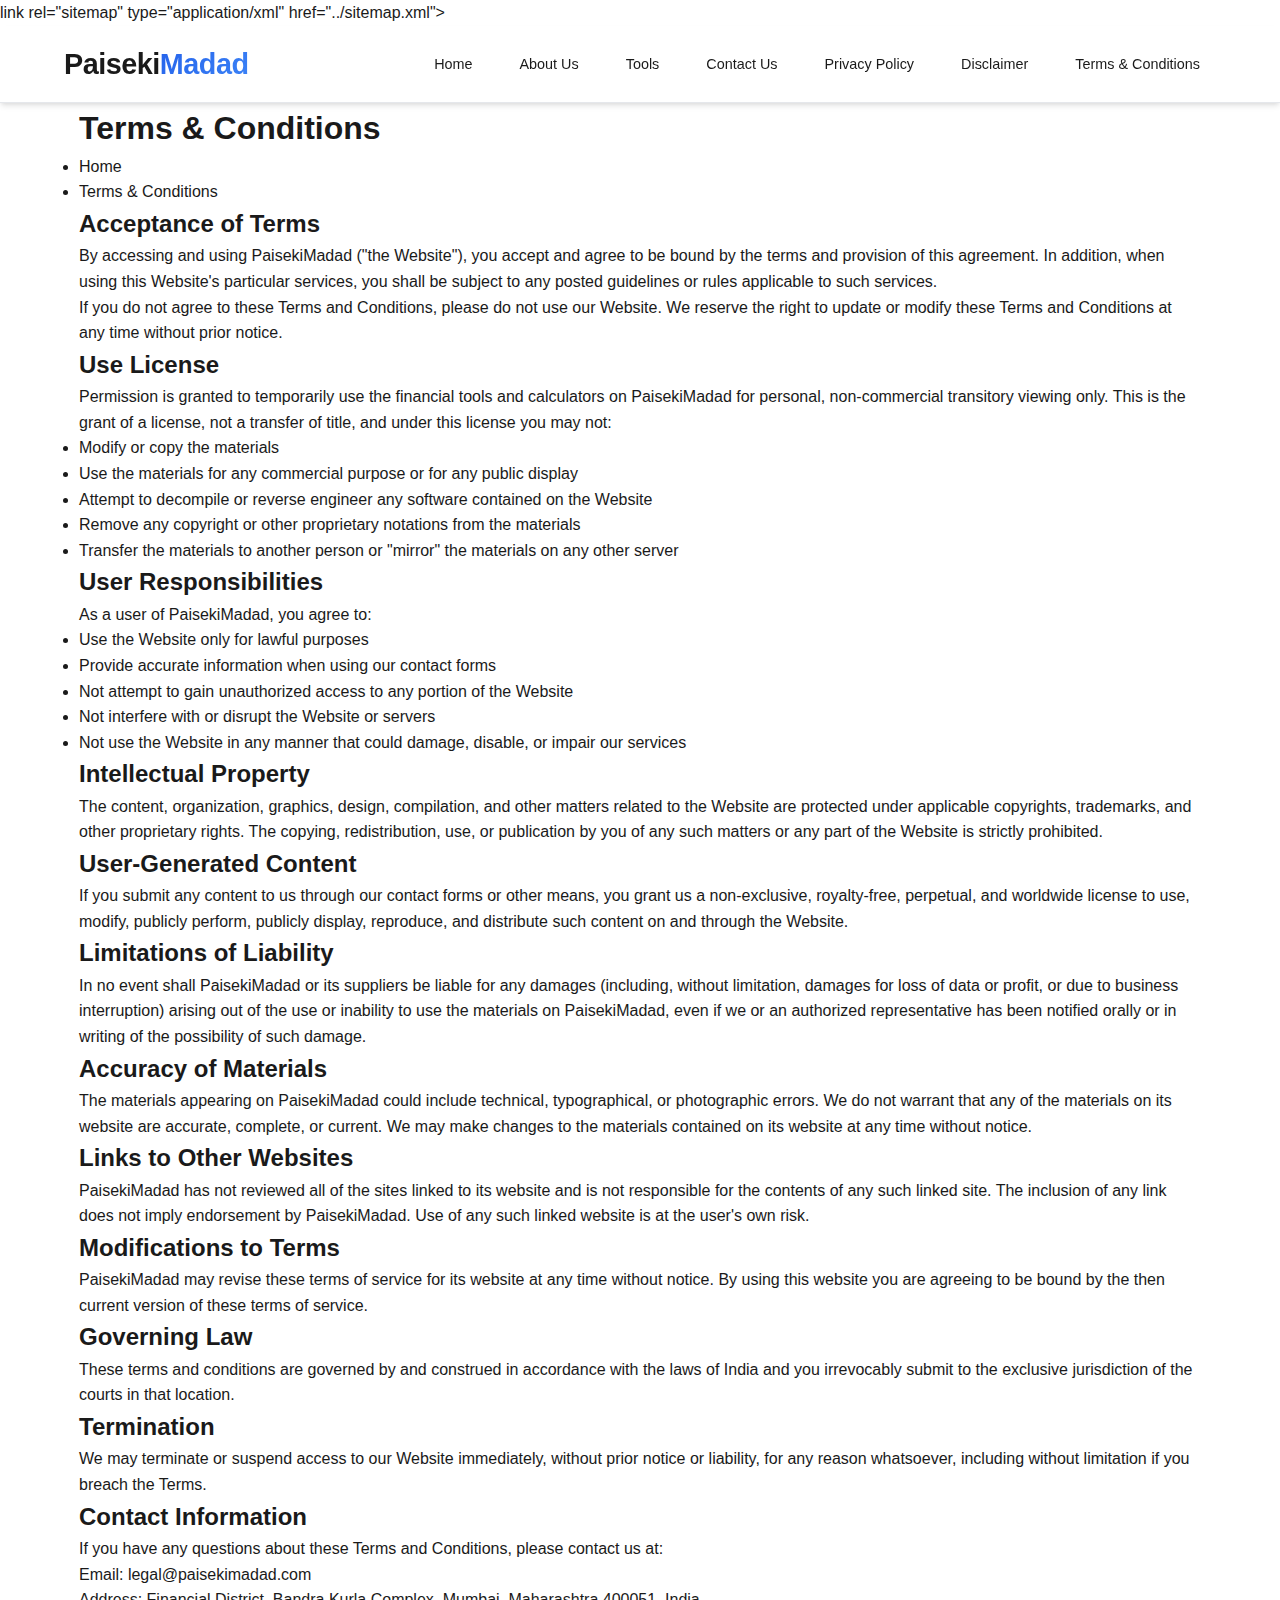
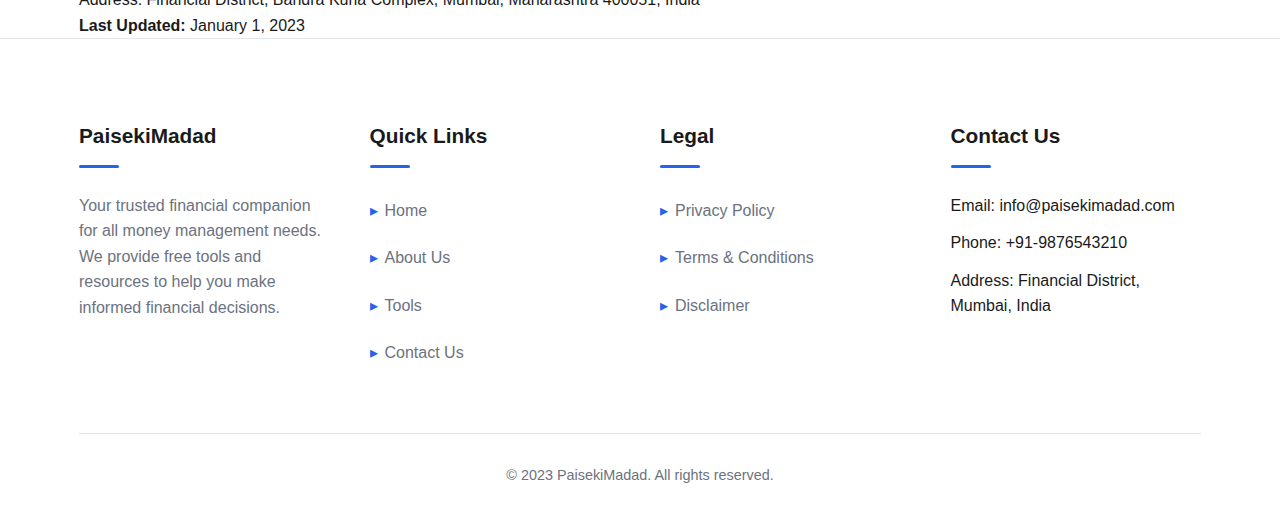
<file: pages/terms-conditions.html>
<!DOCTYPE html>
<html lang="en">
<head>
    <meta charset="UTF-8">
    <meta name="viewport" content="width=device-width, initial-scale=1.0">
    <title>Terms & Conditions - PaisekiMadad | User Agreement</title>
    <meta name="description" content="Read PaisekiMadad's Terms and Conditions to understand the rules and guidelines for using our financial tools and website services.">
    link rel="sitemap" type="application/xml" href="../sitemap.xml">
    <link rel="stylesheet" href="../css/style.css">
</head>
<body>
    <!-- Header -->
    <header>
        <div class="container header-container">
            <a href="../index.html" class="logo">Paiseki<span>Madad</span></a>
            <button class="mobile-menu-btn">☰</button>
            <nav>
                <ul>
                    <li><a href="../index.html">Home</a></li>
                    <li><a href="about.html">About Us</a></li>
                    <li><a href="../index.html#tools">Tools</a></li>
                    <li><a href="contact.html">Contact Us</a></li>
                    <li><a href="privacy-policy.html">Privacy Policy</a></li>
                    <li><a href="disclaimer.html">Disclaimer</a></li>
                    <li><a href="terms-conditions.html">Terms & Conditions</a></li>
                </ul>
            </nav>
        </div>
    </header>

    <!-- Page Header -->
    <section class="page-header">
        <div class="container">
            <h1>Terms & Conditions</h1>
            <ul class="breadcrumb">
                <li><a href="../index.html">Home</a></li>
                <li>Terms & Conditions</li>
            </ul>
        </div>
    </section>

    <!-- Terms & Conditions Content -->
    <section class="content-section">
        <div class="container">
            <div class="content-section">
                <h2>Acceptance of Terms</h2>
                <p>By accessing and using PaisekiMadad ("the Website"), you accept and agree to be bound by the terms and provision of this agreement. In addition, when using this Website's particular services, you shall be subject to any posted guidelines or rules applicable to such services.</p>
                <p>If you do not agree to these Terms and Conditions, please do not use our Website. We reserve the right to update or modify these Terms and Conditions at any time without prior notice.</p>
                
                <h2>Use License</h2>
                <p>Permission is granted to temporarily use the financial tools and calculators on PaisekiMadad for personal, non-commercial transitory viewing only. This is the grant of a license, not a transfer of title, and under this license you may not:</p>
                <ul>
                    <li>Modify or copy the materials</li>
                    <li>Use the materials for any commercial purpose or for any public display</li>
                    <li>Attempt to decompile or reverse engineer any software contained on the Website</li>
                    <li>Remove any copyright or other proprietary notations from the materials</li>
                    <li>Transfer the materials to another person or "mirror" the materials on any other server</li>
                </ul>
                
                <h2>User Responsibilities</h2>
                <p>As a user of PaisekiMadad, you agree to:</p>
                <ul>
                    <li>Use the Website only for lawful purposes</li>
                    <li>Provide accurate information when using our contact forms</li>
                    <li>Not attempt to gain unauthorized access to any portion of the Website</li>
                    <li>Not interfere with or disrupt the Website or servers</li>
                    <li>Not use the Website in any manner that could damage, disable, or impair our services</li>
                </ul>
                
                <h2>Intellectual Property</h2>
                <p>The content, organization, graphics, design, compilation, and other matters related to the Website are protected under applicable copyrights, trademarks, and other proprietary rights. The copying, redistribution, use, or publication by you of any such matters or any part of the Website is strictly prohibited.</p>
                
                <h2>User-Generated Content</h2>
                <p>If you submit any content to us through our contact forms or other means, you grant us a non-exclusive, royalty-free, perpetual, and worldwide license to use, modify, publicly perform, publicly display, reproduce, and distribute such content on and through the Website.</p>
                
                <h2>Limitations of Liability</h2>
                <p>In no event shall PaisekiMadad or its suppliers be liable for any damages (including, without limitation, damages for loss of data or profit, or due to business interruption) arising out of the use or inability to use the materials on PaisekiMadad, even if we or an authorized representative has been notified orally or in writing of the possibility of such damage.</p>
                
                <h2>Accuracy of Materials</h2>
                <p>The materials appearing on PaisekiMadad could include technical, typographical, or photographic errors. We do not warrant that any of the materials on its website are accurate, complete, or current. We may make changes to the materials contained on its website at any time without notice.</p>
                
                <h2>Links to Other Websites</h2>
                <p>PaisekiMadad has not reviewed all of the sites linked to its website and is not responsible for the contents of any such linked site. The inclusion of any link does not imply endorsement by PaisekiMadad. Use of any such linked website is at the user's own risk.</p>
                
                <h2>Modifications to Terms</h2>
                <p>PaisekiMadad may revise these terms of service for its website at any time without notice. By using this website you are agreeing to be bound by the then current version of these terms of service.</p>
                
                <h2>Governing Law</h2>
                <p>These terms and conditions are governed by and construed in accordance with the laws of India and you irrevocably submit to the exclusive jurisdiction of the courts in that location.</p>
                
                <h2>Termination</h2>
                <p>We may terminate or suspend access to our Website immediately, without prior notice or liability, for any reason whatsoever, including without limitation if you breach the Terms.</p>
                
                <h2>Contact Information</h2>
                <p>If you have any questions about these Terms and Conditions, please contact us at:</p>
                <p>Email: legal@paisekimadad.com<br>
                Address: Financial District, Bandra Kurla Complex, Mumbai, Maharashtra 400051, India</p>
                
                <p><strong>Last Updated:</strong> January 1, 2023</p>
            </div>
        </div>
    </section>

    <!-- Footer -->
    <footer>
        <div class="container">
            <div class="footer-content">
                <div class="footer-column">
                    <h3>PaisekiMadad</h3>
                    <p>Your trusted financial companion for all money management needs. We provide free tools and resources to help you make informed financial decisions.</p>
                </div>
                <div class="footer-column">
                    <h3>Quick Links</h3>
                    <ul>
                        <li><a href="../index.html">Home</a></li>
                        <li><a href="about.html">About Us</a></li>
                        <li><a href="../index.html#tools">Tools</a></li>
                        <li><a href="contact.html">Contact Us</a></li>
                    </ul>
                </div>
                <div class="footer-column">
                    <h3>Legal</h3>
                    <ul>
                        <li><a href="privacy-policy.html">Privacy Policy</a></li>
                        <li><a href="terms-conditions.html">Terms & Conditions</a></li>
                        <li><a href="disclaimer.html">Disclaimer</a></li>
                    </ul>
                </div>
                <div class="footer-column">
                    <h3>Contact Us</h3>
                    <ul>
                        <li>Email: info@paisekimadad.com</li>
                        <li>Phone: +91-9876543210</li>
                        <li>Address: Financial District, Mumbai, India</li>
                    </ul>
                </div>
            </div>
            <div class="copyright">
                <p>&copy; 2023 PaisekiMadad. All rights reserved.</p>
            </div>
        </div>
    </footer>

    <script src="../js/script.js"></script>
</body>

</html>
</file>
<file: css/style.css>
/* Reset and Base Styles */
* {
    margin: 0;
    padding: 0;
    box-sizing: border-box;
    font-family: 'Segoe UI', Tahoma, Geneva, Verdana, sans-serif;
}

:root {
    /* Light Theme Colors */
    --primary: #1a1a1a;
    --secondary: #2563eb;
    --accent: #3b82f6;
    --light: #f8fafc;
    --dark: #0f172a;
    --success: #10b981;
    --warning: #f59e0b;
    --background: #ffffff;
    --surface: #ffffff;
    --text-primary: #1a1a1a;
    --text-secondary: #6b7280;
    --border: #e5e7eb;
    --shadow: 0 4px 6px -1px rgba(0, 0, 0, 0.1), 0 2px 4px -1px rgba(0, 0, 0, 0.06);
    --shadow-hover: 0 20px 25px -5px rgba(0, 0, 0, 0.1), 0 10px 10px -5px rgba(0, 0, 0, 0.04);
}

[data-theme="dark"] {
    /* Dark Theme Colors */
    --primary: #f8fafc;
    --secondary: #60a5fa;
    --accent: #3b82f6;
    --light: #1e293b;
    --dark: #0f172a;
    --background: #0f172a;
    --surface: #1e293b;
    --text-primary: #f8fafc;
    --text-secondary: #cbd5e1;
    --border: #334155;
    --shadow: 0 4px 6px -1px rgba(0, 0, 0, 0.3), 0 2px 4px -1px rgba(0, 0, 0, 0.2);
    --shadow-hover: 0 20px 25px -5px rgba(0, 0, 0, 0.4), 0 10px 10px -5px rgba(0, 0, 0, 0.3);
}

/* Smooth scrolling for modern browsers */
html {
    scroll-behavior: smooth;
}

/* Respect user's motion preferences */
@media (prefers-reduced-motion: reduce) {
    html {
        scroll-behavior: auto;
    }
    
    * {
        animation-duration: 0.01ms !important;
        animation-iteration-count: 1 !important;
        transition-duration: 0.01ms !important;
    }
}

body {
    background-color: var(--background);
    color: var(--text-primary);
    line-height: 1.6;
    font-weight: 400;
    transition: background-color 0.3s ease, color 0.3s ease;
    /* Prevent horizontal scroll */
    overflow-x: hidden;
}

a {
    text-decoration: none;
    color: inherit;
}

.container {
    width: 90%;
    max-width: 1200px;
    margin: 0 auto;
    padding: 0 15px;
}

/* Theme Toggle Switch */
.theme-toggle {
    display: flex;
    align-items: center;
    gap: 10px;
    margin-left: 20px;
}

.theme-switch {
    position: relative;
    display: inline-block;
    width: 60px;
    height: 30px;
}

.theme-switch input {
    opacity: 0;
    width: 0;
    height: 0;
}

.slider {
    position: absolute;
    cursor: pointer;
    top: 0;
    left: 0;
    right: 0;
    bottom: 0;
    background-color: #ccc;
    transition: .4s;
    border-radius: 34px;
}

.slider:before {
    position: absolute;
    content: "";
    height: 22px;
    width: 22px;
    left: 4px;
    bottom: 4px;
    background-color: white;
    transition: transform 0.4s ease;
    border-radius: 50%;
}

input:checked + .slider {
    background: linear-gradient(135deg, var(--secondary), var(--accent));
}

input:checked + .slider:before {
    transform: translateX(30px);
}

.theme-icon {
    font-size: 1.2rem;
    transition: transform 0.3s ease;
}

.theme-icon:hover {
    transform: scale(1.1);
}

/* Header Styles */
header {
    background: var(--surface);
    color: var(--text-primary);
    box-shadow: var(--shadow);
    position: sticky;
    top: 0;
    z-index: 1000;
    backdrop-filter: blur(10px);
    border-bottom: 1px solid var(--border);
    transition: all 0.3s ease;
    /* Improve performance */
    will-change: transform;
}

.header-container {
    display: flex;
    justify-content: space-between;
    align-items: center;
    padding: 15px 0;
    min-height: 70px;
}

.logo {
    font-size: 1.8rem;
    font-weight: 800;
    color: var(--text-primary);
    letter-spacing: -0.5px;
    white-space: nowrap;
    transition: color 0.3s ease;
}

.logo span {
    color: var(--secondary);
    background: linear-gradient(135deg, var(--secondary), var(--accent));
    -webkit-background-clip: text;
    -webkit-text-fill-color: transparent;
    background-clip: text;
}

nav ul {
    display: flex;
    list-style: none;
    gap: 15px;
    align-items: center;
    flex-wrap: nowrap;
    margin: 0;
    padding: 0;
}

nav ul li a {
    font-weight: 500;
    transition: all 0.3s ease;
    padding: 8px 16px;
    border-radius: 8px;
    font-size: 0.9rem;
    white-space: nowrap;
    color: var(--text-primary);
    position: relative;
}

nav ul li a:hover {
    color: var(--secondary);
    background-color: rgba(37, 99, 235, 0.1);
    transform: translateY(-1px);
}

nav ul li a::after {
    content: '';
    position: absolute;
    bottom: -2px;
    left: 50%;
    width: 0;
    height: 2px;
    background: var(--secondary);
    transition: all 0.3s ease;
    transform: translateX(-50%);
}

nav ul li a:hover::after {
    width: 80%;
}

.mobile-menu-btn {
    display: none;
    background: none;
    border: none;
    color: var(--text-primary);
    font-size: 1.5rem;
    cursor: pointer;
    padding: 5px;
    border-radius: 6px;
    transition: all 0.3s ease;
    z-index: 1001;
}

.mobile-menu-btn:hover {
    background-color: var(--border);
    transform: scale(1.1);
}

/* Hero Section */
.hero {
    background: linear-gradient(135deg, var(--primary) 0%, var(--dark) 50%, var(--secondary) 100%);
    color: white;
    padding: 100px 0;
    text-align: center;
    position: relative;
    overflow: hidden;
}

.hero::before {
    content: '';
    position: absolute;
    top: 0;
    left: 0;
    right: 0;
    bottom: 0;
    background: url('data:image/svg+xml,<svg xmlns="http://www.w3.org/2000/svg" viewBox="0 0 1000 1000"><polygon fill="rgba(255,255,255,0.05)" points="0,1000 1000,0 1000,1000"/></svg>');
    background-size: cover;
    /* Improve performance */
    will-change: transform;
}

.hero h1 {
    font-size: 3rem;
    margin-bottom: 20px;
    font-weight: 800;
    line-height: 1.2;
    position: relative;
    animation: fadeInUp 0.8s ease-out;
}

.hero p {
    font-size: 1.3rem;
    max-width: 600px;
    margin: 0 auto 40px;
    opacity: 0.9;
    font-weight: 400;
    position: relative;
    animation: fadeInUp 0.8s ease-out 0.2s both;
}

.cta-button {
    display: inline-block;
    background: linear-gradient(135deg, var(--secondary), var(--accent));
    color: white;
    padding: 16px 40px;
    border-radius: 12px;
    font-weight: 600;
    transition: all 0.3s ease;
    box-shadow: var(--shadow);
    position: relative;
    border: none;
    font-size: 1.1rem;
    letter-spacing: 0.5px;
    animation: fadeInUp 0.8s ease-out 0.4s both;
    overflow: hidden;
}

.cta-button::before {
    content: '';
    position: absolute;
    top: 0;
    left: -100%;
    width: 100%;
    height: 100%;
    background: linear-gradient(90deg, transparent, rgba(255,255,255,0.2), transparent);
    transition: left 0.5s;
}

.cta-button:hover {
    transform: translateY(-3px);
    box-shadow: var(--shadow-hover);
    background: linear-gradient(135deg, var(--accent), var(--secondary));
}

.cta-button:hover::before {
    left: 100%;
}

/* Tools Section */
.tools-section {
    padding: 100px 0;
    background-color: var(--light);
    transition: background-color 0.3s ease;
}

.section-title {
    text-align: center;
    margin-bottom: 60px;
    color: var(--text-primary);
    position: relative;
    font-size: 2.5rem;
    font-weight: 800;
    transition: color 0.3s ease;
    animation: fadeInUp 0.8s ease-out;
}

.section-title::after {
    content: '';
    display: block;
    width: 80px;
    height: 5px;
    background: linear-gradient(90deg, var(--secondary), var(--accent));
    margin: 20px auto;
    border-radius: 3px;
    animation: slideIn 0.8s ease-out 0.3s both;
}

.tools-grid {
    display: grid;
    grid-template-columns: repeat(auto-fit, minmax(320px, 1fr));
    gap: 30px;
}

.tool-card {
    background: var(--surface);
    border-radius: 16px;
    overflow: hidden;
    box-shadow: var(--shadow);
    transition: all 0.3s ease;
    border: 1px solid var(--border);
    position: relative;
    animation: fadeInUp 0.6s ease-out;
    /* Improve performance */
    will-change: transform;
}

.tool-card::before {
    content: '';
    position: absolute;
    top: 0;
    left: 0;
    right: 0;
    height: 4px;
    background: linear-gradient(90deg, var(--secondary), var(--accent));
}

.tool-card:hover {
    transform: translateY(-8px);
    box-shadow: var(--shadow-hover);
}

.tool-icon {
    background: linear-gradient(135deg, var(--secondary), var(--accent));
    color: white;
    height: 100px;
    display: flex;
    align-items: center;
    justify-content: center;
    font-size: 2.5rem;
    position: relative;
    transition: all 0.3s ease;
}

.tool-card:hover .tool-icon {
    transform: scale(1.05);
}

.tool-content {
    padding: 30px;
}

.tool-content h3 {
    margin-bottom: 15px;
    color: var(--text-primary);
    font-size: 1.4rem;
    font-weight: 700;
    transition: color 0.3s ease;
}

.tool-content p {
    color: var(--text-secondary);
    margin-bottom: 25px;
    line-height: 1.6;
    font-size: 0.95rem;
    transition: color 0.3s ease;
}

.tool-button {
    display: inline-block;
    background-color: var(--primary);
    color: var(--background);
    padding: 12px 24px;
    border-radius: 8px;
    font-weight: 600;
    transition: all 0.3s ease;
    border: 2px solid var(--primary);
    font-size: 0.9rem;
    position: relative;
    overflow: hidden;
}

.tool-button:hover {
    background-color: transparent;
    color: var(--primary);
    transform: translateY(-2px);
    box-shadow: 0 5px 15px rgba(0,0,0,0.1);
}

/* Calculator Styles */
.calculator {
    background: var(--surface);
    border-radius: 16px;
    padding: 40px;
    box-shadow: var(--shadow);
    margin-bottom: 60px;
    border: 1px solid var(--border);
    transition: all 0.3s ease;
    animation: fadeInUp 0.6s ease-out;
}

.calculator h2 {
    color: var(--text-primary);
    margin-bottom: 30px;
    text-align: center;
    font-size: 2rem;
    font-weight: 700;
    transition: color 0.3s ease;
}

.input-group {
    margin-bottom: 25px;
}

.input-group label {
    display: block;
    margin-bottom: 10px;
    font-weight: 600;
    color: var(--text-primary);
    font-size: 0.95rem;
    transition: color 0.3s ease;
}

.input-group input, .input-group select {
    width: 100%;
    padding: 14px 16px;
    border: 2px solid var(--border);
    border-radius: 8px;
    font-size: 1rem;
    transition: all 0.3s ease;
    background: var(--surface);
    color: var(--text-primary);
}

.input-group input:focus, .input-group select:focus {
    border-color: var(--secondary);
    outline: none;
    box-shadow: 0 0 0 3px rgba(37, 99, 235, 0.1);
    transform: translateY(-1px);
}

.calculate-btn {
    background: linear-gradient(135deg, var(--secondary), var(--accent));
    color: white;
    border: none;
    padding: 16px 32px;
    border-radius: 8px;
    font-size: 1.1rem;
    font-weight: 600;
    cursor: pointer;
    transition: all 0.3s ease;
    width: 100%;
    margin-top: 10px;
    letter-spacing: 0.5px;
    position: relative;
    overflow: hidden;
}

.calculate-btn:hover {
    transform: translateY(-2px);
    box-shadow: var(--shadow-hover);
}

.calculate-btn:active {
    transform: translateY(0);
}

.result {
    margin-top: 30px;
    padding: 25px;
    background: linear-gradient(135deg, var(--light), color-mix(in srgb, var(--light) 80%, transparent 20%));
    border-radius: 12px;
    display: none;
    border-left: 4px solid var(--secondary);
    transition: all 0.3s ease;
    animation: slideIn 0.5s ease-out;
}

.result.show {
    display: block;
}

.result h3 {
    color: var(--text-primary);
    margin-bottom: 20px;
    font-size: 1.3rem;
    font-weight: 700;
    transition: color 0.3s ease;
}

.result-item {
    display: flex;
    justify-content: space-between;
    margin-bottom: 12px;
    padding-bottom: 12px;
    border-bottom: 1px solid var(--border);
    font-weight: 500;
    color: var(--text-primary);
    transition: all 0.3s ease;
}

.result-item:last-child {
    border-bottom: none;
    margin-bottom: 0;
    padding-bottom: 0;
}

.result-item span:last-child {
    color: var(--secondary);
    font-weight: 700;
}

/* Tool Description */
.tool-description {
    margin-bottom: 60px;
    padding: 40px;
    background: var(--surface);
    border-radius: 16px;
    box-shadow: var(--shadow);
    border: 1px solid var(--border);
    transition: all 0.3s ease;
    animation: fadeInUp 0.6s ease-out 0.2s both;
}

.tool-description h3 {
    color: var(--text-primary);
    margin-bottom: 20px;
    font-size: 1.5rem;
    font-weight: 700;
    transition: color 0.3s ease;
}

.tool-description p {
    margin-bottom: 20px;
    line-height: 1.7;
    color: var(--text-secondary);
    transition: color 0.3s ease;
}

.tool-description strong {
    color: var(--text-primary);
    font-weight: 600;
}

/* Footer */
footer {
    background: var(--surface);
    color: var(--text-primary);
    padding: 80px 0 30px;
    border-top: 1px solid var(--border);
    transition: all 0.3s ease;
}

.footer-content {
    display: grid;
    grid-template-columns: repeat(auto-fit, minmax(250px, 1fr));
    gap: 40px;
    margin-bottom: 50px;
}

.footer-column h3 {
    margin-bottom: 25px;
    font-size: 1.3rem;
    position: relative;
    padding-bottom: 15px;
    font-weight: 700;
    color: var(--text-primary);
    transition: color 0.3s ease;
}

.footer-column h3::after {
    content: '';
    position: absolute;
    left: 0;
    bottom: 0;
    width: 40px;
    height: 3px;
    background: var(--secondary);
    border-radius: 2px;
}

.footer-column p {
    color: var(--text-secondary);
    line-height: 1.6;
    margin-bottom: 20px;
    transition: color 0.3s ease;
}

.footer-column ul {
    list-style: none;
}

.footer-column ul li {
    margin-bottom: 12px;
}

.footer-column ul li a {
    transition: all 0.3s ease;
    color: var(--text-secondary);
    padding: 5px 0;
    display: block;
    position: relative;
    padding-left: 15px;
}

.footer-column ul li a::before {
    content: '▸';
    position: absolute;
    left: 0;
    color: var(--secondary);
    transition: transform 0.3s ease;
}

.footer-column ul li a:hover {
    color: var(--secondary);
    transform: translateX(5px);
}

.footer-column ul li a:hover::before {
    transform: translateX(3px);
}

.copyright {
    text-align: center;
    padding-top: 30px;
    border-top: 1px solid var(--border);
    font-size: 0.9rem;
    color: var(--text-secondary);
    transition: color 0.3s ease;
}

/* Animation Keyframes */
@keyframes fadeInUp {
    from {
        opacity: 0;
        transform: translateY(30px);
    }
    to {
        opacity: 1;
        transform: translateY(0);
    }
}

@keyframes slideIn {
    from {
        opacity: 0;
        transform: translateX(-30px);
    }
    to {
        opacity: 1;
        transform: translateX(0);
    }
}

@keyframes fadeIn {
    from {
        opacity: 0;
    }
    to {
        opacity: 1;
    }
}

/* Viewport animation classes */
.in-view {
    animation: fadeInUp 0.6s ease-out both;
}

/* Performance Optimizations */
* {
    box-sizing: border-box;
}

img {
    max-width: 100%;
    height: auto;
    display: block;
}

/* Reduce motion for users who prefer it */
@media (prefers-reduced-motion: reduce) {
    .tool-card,
    .calculator,
    .tool-description,
    .section-title,
    .hero h1,
    .hero p,
    .cta-button {
        animation: none;
    }
    
    .tool-card:hover,
    .cta-button:hover,
    .calculate-btn:hover,
    .tool-button:hover {
        transform: none;
    }
}

/* Responsive Design */
@media (max-width: 1200px) {
    nav ul {
        gap: 12px;
    }
    
    nav ul li a {
        padding: 8px 14px;
        font-size: 0.88rem;
    }
}

@media (max-width: 1024px) {
    nav ul {
        gap: 10px;
    }
    
    nav ul li a {
        padding: 8px 12px;
        font-size: 0.85rem;
    }
    
    .logo {
        font-size: 1.6rem;
    }
    
    .hero h1 {
        font-size: 2.5rem;
    }
}

@media (max-width: 968px) {
    .header-container {
        flex-wrap: wrap;
        gap: 15px;
    }
    
    nav {
        order: 3;
        width: 100%;
        display: none;
    }
    
    nav.active {
        display: block;
        animation: slideIn 0.3s ease-out;
    }
    
    nav ul {
        flex-direction: column;
        gap: 10px;
        background: var(--surface);
        padding: 20px;
        border-radius: 12px;
        margin-top: 15px;
        border: 1px solid var(--border);
    }
    
    .mobile-menu-btn {
        display: block;
        position: static;
    }
    
    .header-container {
        min-height: auto;
        padding: 15px 0;
    }
    
    .theme-toggle {
        margin-left: auto;
        margin-right: 15px;
    }
    
    .tools-grid {
        grid-template-columns: repeat(auto-fit, minmax(280px, 1fr));
        gap: 20px;
    }
}

@media (max-width: 768px) {
    .header-container {
        flex-direction: row;
        justify-content: space-between;
        align-items: center;
    }
    
    .logo {
        font-size: 1.5rem;
    }
    
    .mobile-menu-btn {
        display: block;
    }
    
    nav {
        position: absolute;
        top: 100%;
        left: 0;
        right: 0;
        background: var(--surface);
        box-shadow: var(--shadow-hover);
        display: none;
        border: 1px solid var(--border);
        border-top: none;
    }
    
    nav.active {
        display: block;
    }
    
    nav ul {
        flex-direction: column;
        padding: 20px;
        gap: 15px;
    }
    
    nav ul li a {
        padding: 12px 20px;
        font-size: 1rem;
        display: block;
        text-align: center;
        border: 1px solid var(--border);
    }
    
    .theme-toggle {
        margin: 10px auto;
        justify-content: center;
    }
    
    .hero {
        padding: 80px 0;
    }
    
    .hero h1 {
        font-size: 2.2rem;
    }
    
    .hero p {
        font-size: 1.1rem;
    }
    
    .calculator {
        padding: 30px 20px;
    }
    
    .section-title {
        font-size: 2rem;
    }
}

@media (max-width: 480px) {
    .header-container {
        padding: 12px 0;
    }
    
    .logo {
        font-size: 1.4rem;
    }
    
    nav ul {
        padding: 15px;
    }
    
    nav ul li a {
        padding: 10px 15px;
        font-size: 0.9rem;
    }
    
    .hero h1 {
        font-size: 2rem;
    }
    
    .hero p {
        font-size: 1rem;
    }
    
    .cta-button {
        padding: 14px 30px;
        font-size: 1rem;
    }
    
    .tools-grid {
        grid-template-columns: 1fr;
    }
    
    .calculator {
        padding: 20px 15px;
        margin-bottom: 40px;
    }
    
    .tool-description {
        padding: 30px 20px;
    }
}
</file>
